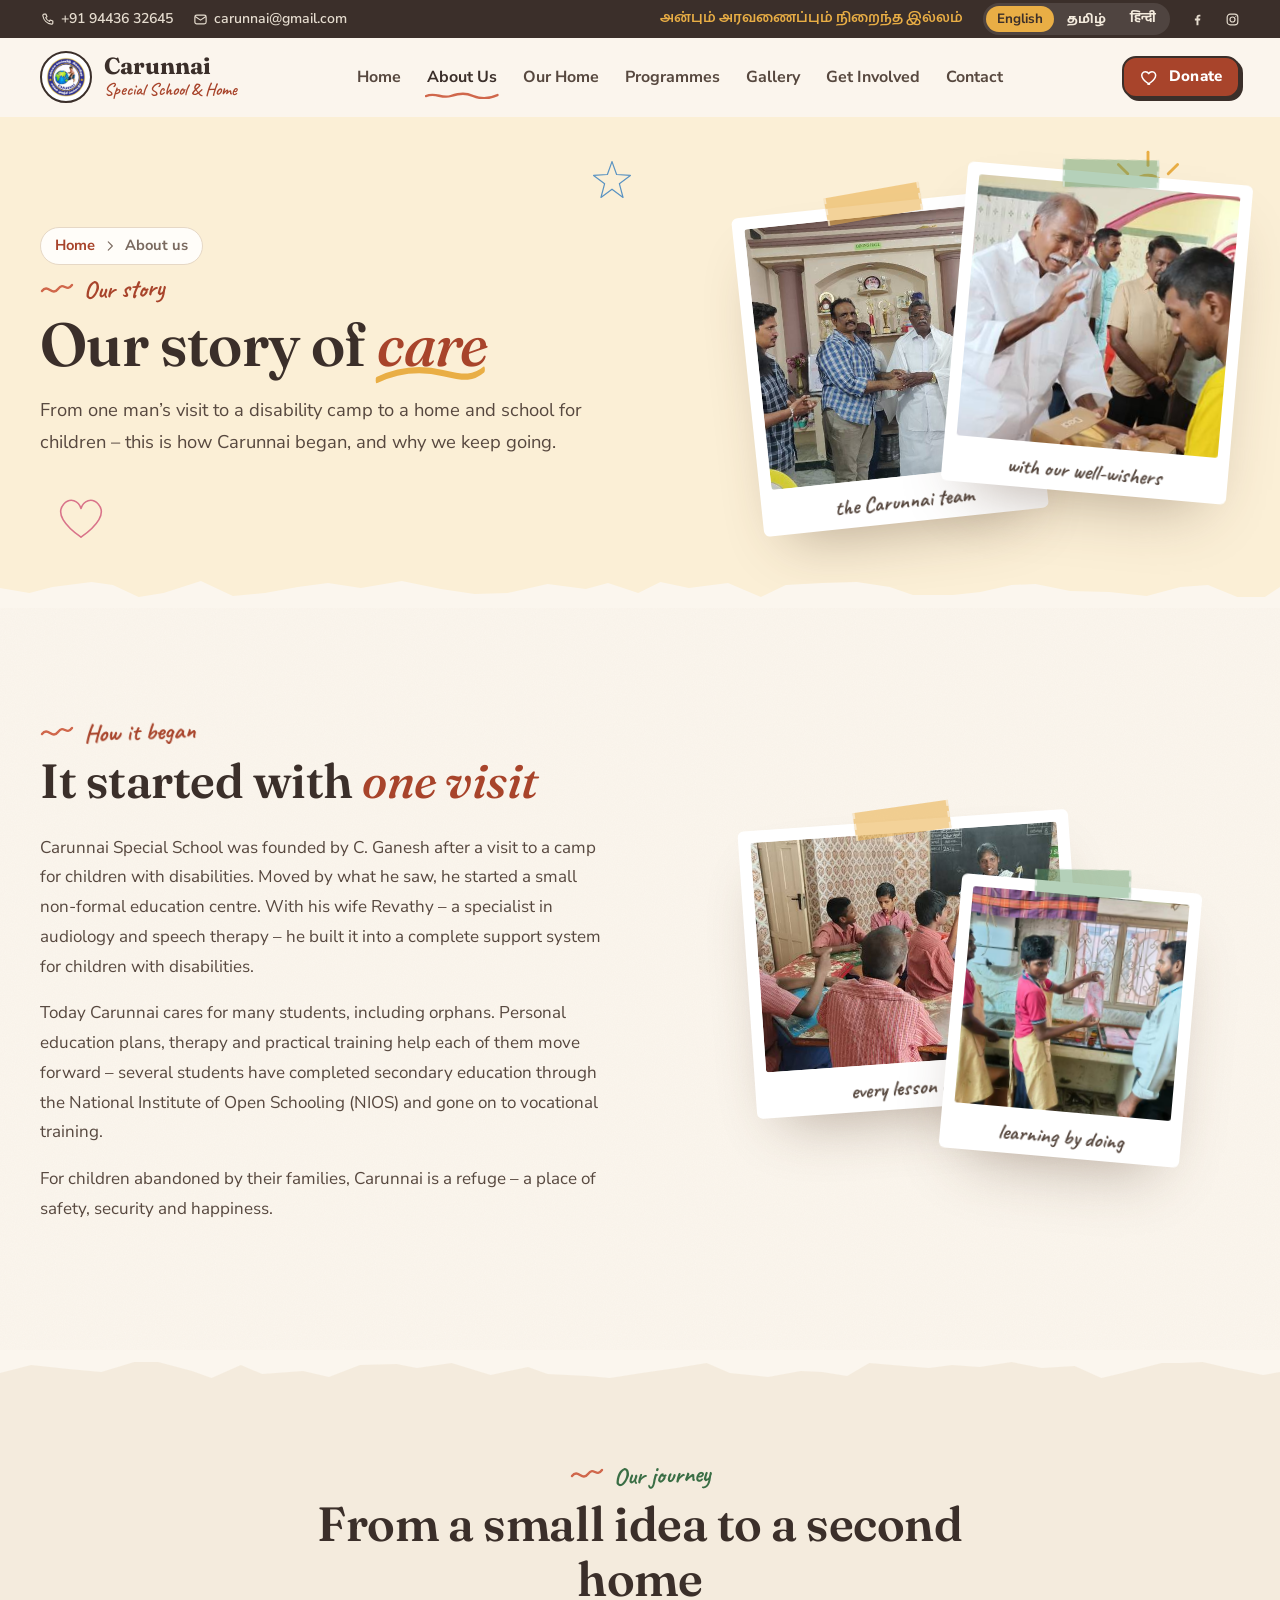
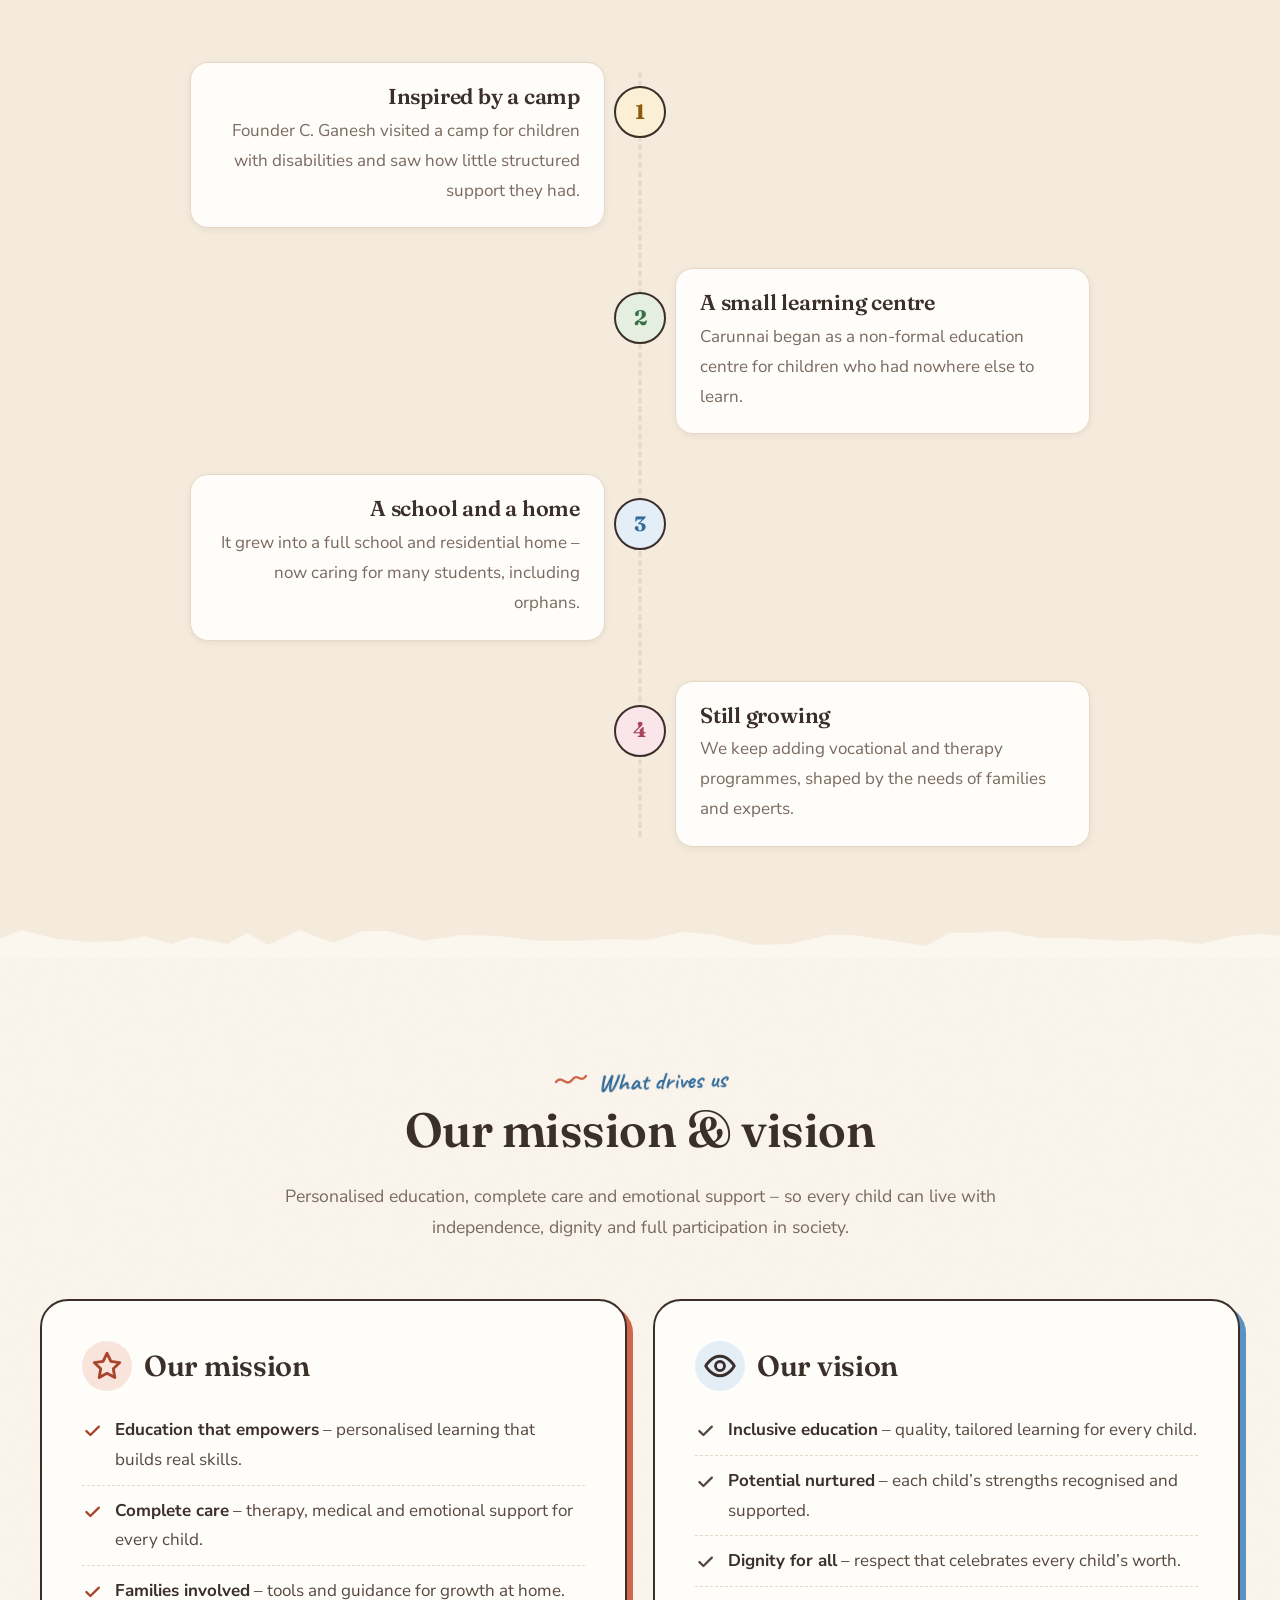
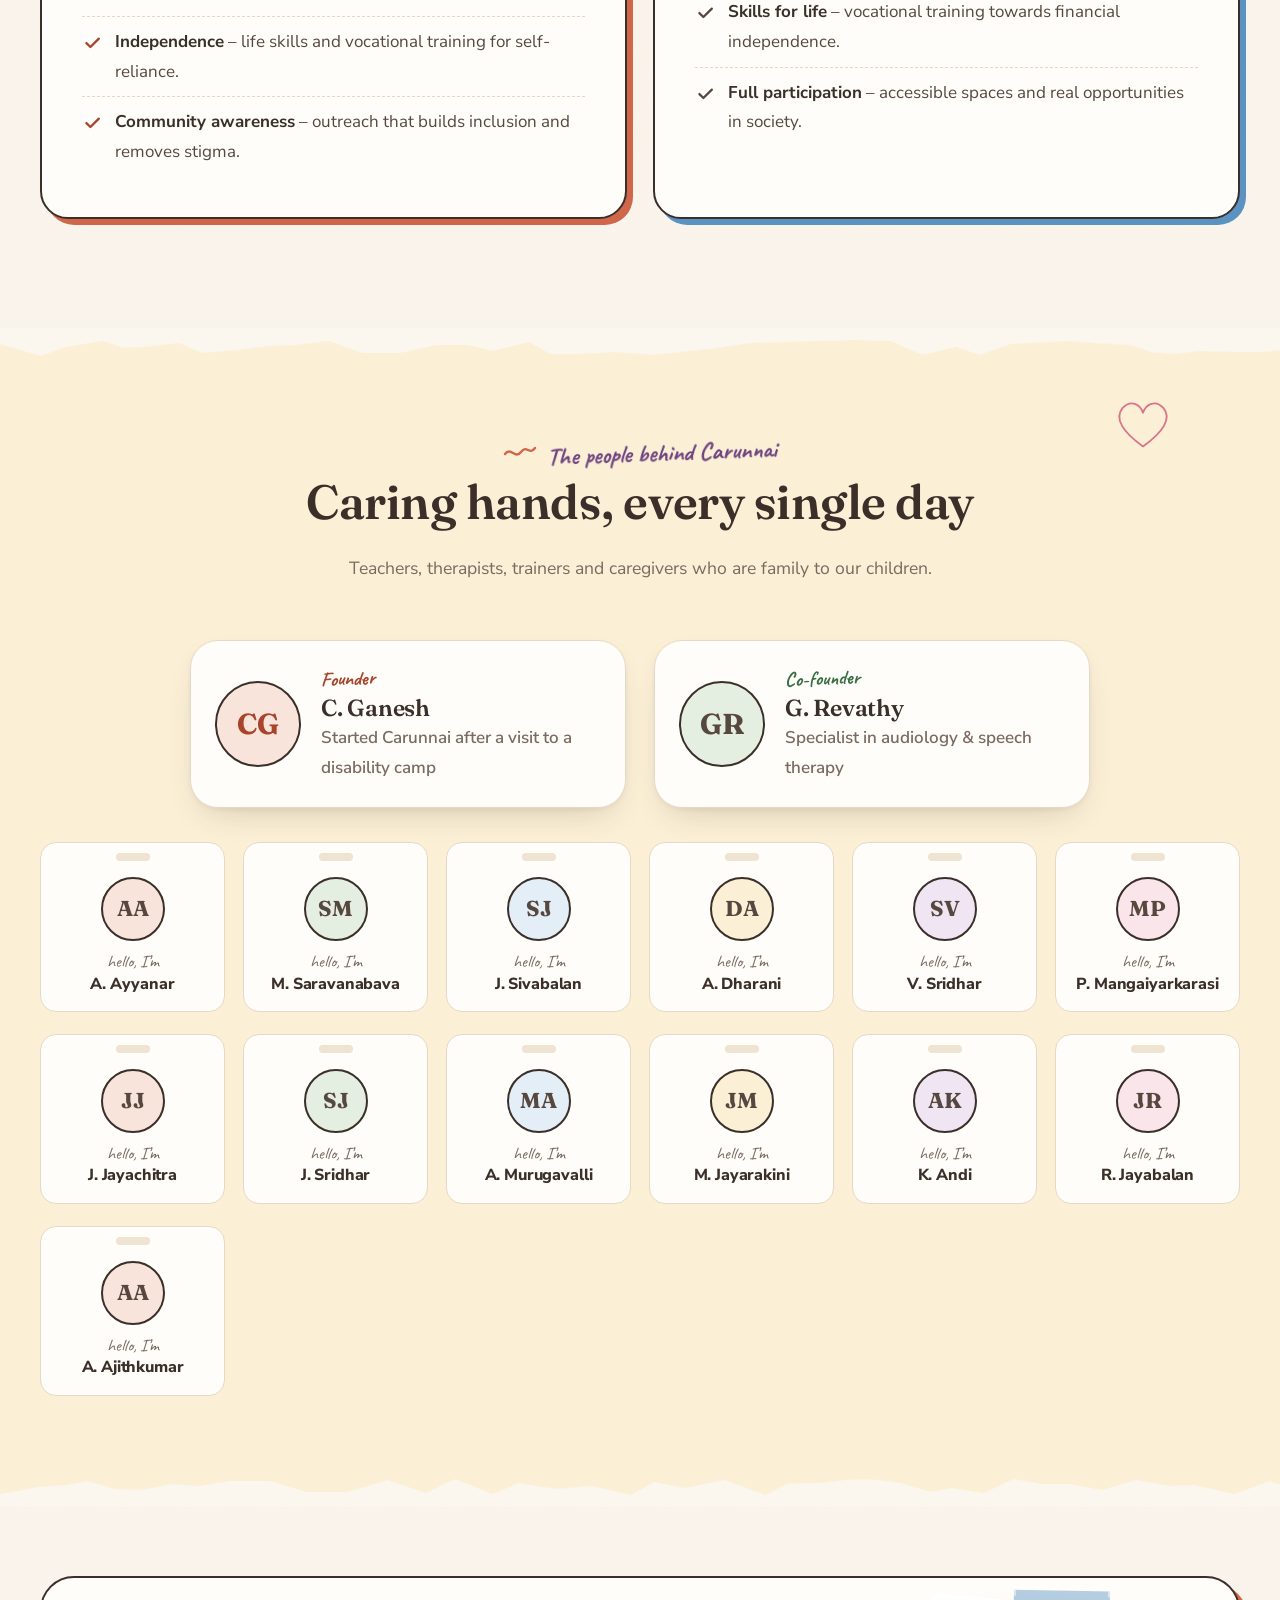
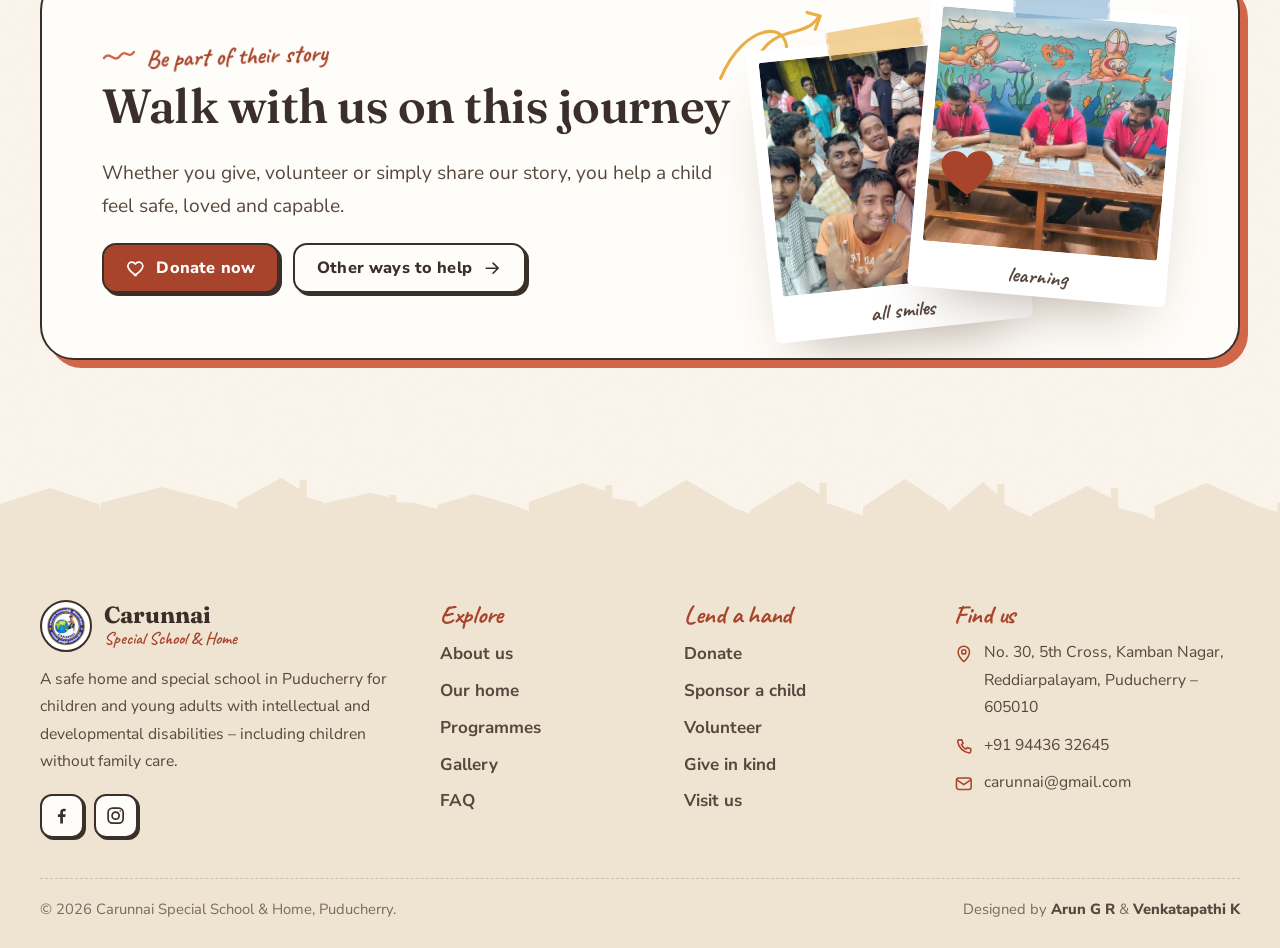
<file: about.html>
<!DOCTYPE html>
<html lang="en" class="no-js">
<head>
  <meta charset="UTF-8">
  <meta name="viewport" content="width=device-width, initial-scale=1">
  <title>About Us – Carunnai Special School & Home</title>
  <meta name="description" content="The story, mission, vision, founders and team of Carunnai Special School & Home, Puducherry.">
  <meta name="theme-color" content="#FBF6EE">
  <link rel="canonical" href="https://carunnaispecialachoolandhome.in/about.html">
  <meta property="og:type" content="website">
  <meta property="og:site_name" content="Carunnai Special School &amp; Home">
  <meta property="og:title" content="About Us – Carunnai Special School & Home">
  <meta property="og:description" content="The story, mission, vision, founders and team of Carunnai Special School & Home, Puducherry.">
  <meta property="og:image" content="https://carunnaispecialachoolandhome.in/assets/img/og-image.jpg">
  <meta property="og:url" content="https://carunnaispecialachoolandhome.in/about.html">
  <meta name="twitter:card" content="summary_large_image">
  <link rel="icon" type="image/png" href="assets/img/logo/favicon.png">
  <link rel="apple-touch-icon" href="assets/img/logo/apple-touch-icon.png">
  <link rel="preconnect" href="https://fonts.googleapis.com">
  <link rel="preconnect" href="https://fonts.gstatic.com" crossorigin>
  <link href="https://fonts.googleapis.com/css2?family=Caveat:wght@600;700&family=Fraunces:ital,opsz,wght@0,9..144,500;0,9..144,600;0,9..144,700;1,9..144,500&family=Hind+Madurai:wght@400;500;600;700&family=Hind:wght@400;500;600;700&family=Nunito+Sans:opsz,wght@6..12,400;6..12,600;6..12,700;6..12,800&display=swap" rel="stylesheet">
  <script>(function(){try{var m=location.search.match(/[?&]lang=(ta|hi)\b/),l=m?m[1]:localStorage.getItem("carunnai-lang");if(l==="ta"||l==="hi"){var d=document.documentElement;d.lang=l;d.className+=" i18n-wait";setTimeout(function(){d.classList.remove("i18n-wait")},2500)}}catch(e){}})();</script>
  <link rel="stylesheet" href="assets/css/style.css">
  <meta name="google-site-verification" content="oLzR3gwIyy2uesXUNwbq5harSB6SQllF6zwD-RBmlJU">
  <script async src="https://www.googletagmanager.com/gtag/js?id=G-LCV3ZL24YF"></script>
  <script>window.dataLayer=window.dataLayer||[];function gtag(){dataLayer.push(arguments);}gtag('js',new Date());gtag('config','G-LCV3ZL24YF');</script>
</head>
<body data-page="about">

<a class="skip-link" href="#main">Skip to content</a>
<svg width="0" height="0" style="position:absolute" aria-hidden="true" focusable="false"><style>.f{fill:currentColor;stroke:none}</style><symbol id="i-menu" viewBox="0 0 24 24"><path d="M4 7h16M4 12h16M4 17h16"/></symbol><symbol id="i-close" viewBox="0 0 24 24"><path d="M6 6l12 12M18 6L6 18"/></symbol><symbol id="i-heart" viewBox="0 0 24 24"><path d="M12 20.5s-7.5-4.5-9.4-9.2C1.3 8.1 3.4 4.8 6.8 4.8c2 0 3.5 1.1 4.2 2.4.7-1.3 2.2-2.4 4.2-2.4 3.4 0 5.5 3.3 4.2 6.5-1.9 4.7-9.4 9.2-9.4 9.2z"/></symbol><symbol id="i-arrow" viewBox="0 0 24 24"><path d="M5 12h14M13 6l6 6-6 6"/></symbol><symbol id="i-phone" viewBox="0 0 24 24"><path d="M6.5 3.5h3l1.6 4.2-2 1.3a11 11 0 005.9 5.9l1.3-2 4.2 1.6v3a2 2 0 01-2.1 2A16.5 16.5 0 014.5 5.6a2 2 0 012-2.1z"/></symbol><symbol id="i-mail" viewBox="0 0 24 24"><rect x="3" y="5" width="18" height="14" rx="3"/><path d="M4 7.5l8 5.5 8-5.5"/></symbol><symbol id="i-pin" viewBox="0 0 24 24"><path d="M12 21.5s7-6.3 7-11.8a7 7 0 10-14 0c0 5.5 7 11.8 7 11.8z"/><circle cx="12" cy="9.7" r="2.6"/></symbol><symbol id="i-fb" viewBox="0 0 24 24"><path class="f" d="M13.5 21v-7.5h2.6l.4-3h-3V8.6c0-.9.3-1.5 1.5-1.5h1.6V4.4c-.3 0-1.2-.1-2.3-.1-2.3 0-3.9 1.4-3.9 4v2.2H7.8v3h2.6V21z"/></symbol><symbol id="i-ig" viewBox="0 0 24 24"><rect x="3.5" y="3.5" width="17" height="17" rx="5"/><circle cx="12" cy="12" r="4"/><circle cx="17.2" cy="6.8" r=".9" class="f"/></symbol><symbol id="i-chat" viewBox="0 0 24 24"><path d="M4 5.5h16v10.5H9.5L5 20v-4H4z"/><path d="M8 9.5h8M8 12.5h5"/></symbol><symbol id="i-ear" viewBox="0 0 24 24"><path d="M7 9a5 5 0 0110 0c0 3-2.5 3.5-3.2 5.6-.5 1.6-1.2 3.4-3.3 3.4a2.5 2.5 0 01-2.5-2.5"/><path d="M10 9.5a2 2 0 014 0c0 1.2-1 1.6-1.4 2.3"/></symbol><symbol id="i-move" viewBox="0 0 24 24"><circle cx="13.5" cy="4.5" r="2"/><path d="M9 21l2.5-6.5L14 17v4M6.5 11.5l3.5-3 3.5 1 2.5 3.5M11.5 14.5l1.5-5"/></symbol><symbol id="i-eye" viewBox="0 0 24 24"><path d="M2.5 12S6 5.5 12 5.5 21.5 12 21.5 12 18 18.5 12 18.5 2.5 12 2.5 12z"/><circle cx="12" cy="12" r="3"/></symbol><symbol id="i-spark" viewBox="0 0 24 24"><path d="M12 3l1.9 5.1L19 10l-5.1 1.9L12 17l-1.9-5.1L5 10l5.1-1.9z"/><path d="M18.5 15.5l.8 2.2 2.2.8-2.2.8-.8 2.2-.8-2.2-2.2-.8 2.2-.8z"/></symbol><symbol id="i-home" viewBox="0 0 24 24"><path d="M3.5 10.5L12 4l8.5 6.5V20a1 1 0 01-1 1H15v-6H9v6H4.5a1 1 0 01-1-1z"/></symbol><symbol id="i-users" viewBox="0 0 24 24"><circle cx="9" cy="8" r="3.5"/><path d="M2.5 20c.6-3.6 3.3-5.6 6.5-5.6s5.9 2 6.5 5.6"/><circle cx="17" cy="9" r="2.6"/><path d="M17 14.5c2.4 0 4.2 1.6 4.6 4"/></symbol><symbol id="i-scissors" viewBox="0 0 24 24"><circle cx="6" cy="7" r="2.8"/><circle cx="6" cy="17" r="2.8"/><path d="M8.3 8.6L20 19M8.3 15.4L20 5"/></symbol><symbol id="i-leaf" viewBox="0 0 24 24"><path d="M5 19c0-8.5 5.5-14 15-14 0 9.5-5.5 15-14 15z"/><path d="M5 19l8.5-8.5"/></symbol><symbol id="i-monitor" viewBox="0 0 24 24"><rect x="3" y="4" width="18" height="12" rx="2"/><path d="M8 20h8M12 16v4"/></symbol><symbol id="i-briefcase" viewBox="0 0 24 24"><rect x="3" y="7" width="18" height="13" rx="2.5"/><path d="M9 7V5.5A1.5 1.5 0 0110.5 4h3A1.5 1.5 0 0115 5.5V7M3 12.5h18"/></symbol><symbol id="i-palette" viewBox="0 0 24 24"><path d="M12 3a9 9 0 100 18c1.2 0 1.6-.8 1.6-1.5 0-1.2-1-1.5-1-2.6 0-1 .8-1.6 2-1.6h2.1A4.3 4.3 0 0021 11c0-4.6-4-8-9-8z"/><circle cx="7.5" cy="11.5" r="1.1" class="f"/><circle cx="10" cy="7.3" r="1.1" class="f"/><circle cx="14.8" cy="7.5" r="1.1" class="f"/></symbol><symbol id="i-book" viewBox="0 0 24 24"><path d="M4 5.5A2.5 2.5 0 016.5 3H20v15H6.5A2.5 2.5 0 004 20.5z"/><path d="M4 20.5V5.5M20 18v3H6.5"/></symbol><symbol id="i-shield" viewBox="0 0 24 24"><path d="M12 3l8 3v6c0 5-3.5 8-8 9-4.5-1-8-4-8-9V6z"/><path d="M9 12l2 2 4-4"/></symbol><symbol id="i-check" viewBox="0 0 24 24"><path d="M5 12.5l4.5 4.5L19 7.5"/></symbol><symbol id="i-chev" viewBox="0 0 24 24"><path d="M6 9l6 6 6-6"/></symbol><symbol id="i-up" viewBox="0 0 24 24"><path d="M12 19V5M6 11l6-6 6 6"/></symbol><symbol id="i-left" viewBox="0 0 24 24"><path d="M15 5l-7 7 7 7"/></symbol><symbol id="i-right" viewBox="0 0 24 24"><path d="M9 5l7 7-7 7"/></symbol><symbol id="i-star" viewBox="0 0 24 24"><path d="M12 3.5l2.6 5.4 5.9.8-4.3 4.1 1 5.9L12 16.9l-5.2 2.8 1-5.9-4.3-4.1 5.9-.8z"/></symbol><symbol id="i-image" viewBox="0 0 24 24"><rect x="3" y="4" width="18" height="16" rx="3"/><circle cx="9" cy="10" r="2"/><path d="M21 16l-5-5-9 9"/></symbol><symbol id="i-send" viewBox="0 0 24 24"><path d="M4 11.5L20 4l-7.5 16-2.5-6.5z"/><path d="M10 13.5l4-4"/></symbol><symbol id="i-hand" viewBox="0 0 24 24"><path d="M7 11V6.5a1.5 1.5 0 013 0V11M10 10V4.5a1.5 1.5 0 013 0V10M13 10V5.5a1.5 1.5 0 013 0V12M16 10.5a1.5 1.5 0 013 0V14a7 7 0 01-7 7h-.5a6.5 6.5 0 01-5.3-2.8L3.5 14.5a1.6 1.6 0 012.4-2.1L7 13.5"/></symbol><symbol id="i-sun" viewBox="0 0 24 24"><circle cx="12" cy="12" r="4"/><path d="M12 2.5v2M12 19.5v2M2.5 12h2M19.5 12h2M5.3 5.3l1.4 1.4M17.3 17.3l1.4 1.4M5.3 18.7l1.4-1.4M17.3 6.7l1.4-1.4"/></symbol><symbol id="i-music" viewBox="0 0 24 24"><path d="M9 18V5.5l11-2V16"/><circle cx="6.5" cy="18" r="2.5"/><circle cx="17.5" cy="16" r="2.5"/></symbol><symbol id="i-flower" viewBox="0 0 24 24"><circle cx="12" cy="10" r="2.5"/><path d="M12 7.5c0-2.5 1-4 2.5-4S17 5 14.5 7.3M14.5 10c2.5 0 4 1 4 2.5s-1.5 2.5-3.8 0M12 12.5c0 2.5-1 4-2.5 4S7 15 9.5 12.7M9.5 10c-2.5 0-4-1-4-2.5S7 5 9.3 7.5M12 12.5V21M12 17c1.5-1.5 3.5-2 5-1.5"/></symbol><symbol id="i-gift" viewBox="0 0 24 24"><rect x="3" y="8" width="18" height="4.5" rx="1"/><path d="M5 12.5V20h14v-7.5M12 8v12M12 8C10 4.5 6.5 4.5 6.5 6.5S9.5 8 12 8c2.5 0 5.5.5 5.5-1.5S14 4.5 12 8z"/></symbol><symbol id="i-cake" viewBox="0 0 24 24"><path d="M4 20h16v-6.5a2 2 0 00-2-2H6a2 2 0 00-2 2z"/><path d="M4 15.5c2 1.3 4 1.3 6 0s4-1.3 6 0 3 1.3 4 0M12 11.5V8"/><path d="M12 8c-1.2-1-1.2-2.6 0-4 1.2 1.4 1.2 3 0 4z"/></symbol><symbol id="i-shirt" viewBox="0 0 24 24"><path d="M8.5 4L3.5 7l2 4.2 2.5-1V20h8V10.2l2.5 1 2-4.2-5-3c-.8 1.4-2 2.1-3.5 2.1S9.3 5.4 8.5 4z"/></symbol><symbol id="i-clock" viewBox="0 0 24 24"><circle cx="12" cy="12" r="8.5"/><path d="M12 7.5V12l3 2"/></symbol><symbol id="i-share" viewBox="0 0 24 24"><circle cx="6" cy="12" r="2.5"/><circle cx="17.5" cy="6" r="2.5"/><circle cx="17.5" cy="18" r="2.5"/><path d="M8.3 10.8l7-3.6M8.3 13.2l7 3.6"/></symbol><symbol id="i-bed" viewBox="0 0 24 24"><path d="M3 18V7M3 14h18v4M21 14v-2a3 3 0 00-3-3h-7v5"/><circle cx="7" cy="11" r="2"/></symbol><symbol id="i-bowl" viewBox="0 0 24 24"><path d="M3.5 11h17a8.5 8.5 0 01-17 0z"/><path d="M8 7c0-1.5 1-1.5 1-3M12 7c0-1.5 1-1.5 1-3M16 7c0-1.5 1-1.5 1-3"/></symbol><symbol id="i-pencil" viewBox="0 0 24 24"><path d="M4 20l1-4.5L15.5 5a2.1 2.1 0 013 3L8 18.5z"/><path d="M13.5 7l3 3"/></symbol><symbol id="i-ball" viewBox="0 0 24 24"><circle cx="12" cy="12" r="8.5"/><path d="M3.5 12h17M12 3.5c3 3 3 14 0 17M12 3.5c-3 3-3 14 0 17"/></symbol><symbol id="i-plus" viewBox="0 0 24 24"><path d="M12 5v14M5 12h14"/></symbol><symbol id="i-grid" viewBox="0 0 24 24"><rect x="4" y="4" width="7" height="7" rx="1.5"/><rect x="13" y="4" width="7" height="7" rx="1.5"/><rect x="4" y="13" width="7" height="7" rx="1.5"/><rect x="13" y="13" width="7" height="7" rx="1.5"/></symbol><symbol id="i-play" viewBox="0 0 24 24"><circle cx="12" cy="12" r="9"/><path d="M10 8.5v7l5.5-3.5z" class="f"/></symbol><symbol id="i-question" viewBox="0 0 24 24"><circle cx="12" cy="12" r="8.5"/><path d="M9.6 9.3a2.5 2.5 0 014.8 1c0 1.7-2.4 2-2.4 3.6M12 17h.01"/></symbol></svg>
<div class="topbar">
  <div class="container">
    <div class="l">
      <a href="tel:+919443632645"><svg class="icon" aria-hidden="true"><use href="#i-phone"/></svg> +91 94436 32645</a>
      <a href="mailto:carunnai@gmail.com"><svg class="icon" aria-hidden="true"><use href="#i-mail"/></svg> carunnai@gmail.com</a>
    </div>
    <div class="r">
      <span class="ta" lang="ta" data-no-i18n>அன்பும் அரவணைப்பும் நிறைந்த இல்லம்</span>
      <div class="lang-switch" role="group" aria-label="Language / மொழி / भाषा" data-no-i18n><button type="button" data-lang="en" lang="en">English</button><button type="button" data-lang="ta" lang="ta">தமிழ்</button><button type="button" data-lang="hi" lang="hi">हिन्दी</button></div>
      <a href="https://www.facebook.com/carunnai" target="_blank" rel="noopener" aria-label="Facebook"><svg class="icon" aria-hidden="true"><use href="#i-fb"/></svg></a>
      <a href="https://www.instagram.com/carunnaischo" target="_blank" rel="noopener" aria-label="Instagram"><svg class="icon" aria-hidden="true"><use href="#i-ig"/></svg></a>
    </div>
  </div>
</div>
<header class="site-header">
  <div class="container header-inner">
    <a class="brand" href="index.html" aria-label="Carunnai Special School &amp; Home – home"><img src="assets/img/logo/carunnai-logo.png" alt="" width="52" height="52"><span><span class="brand-name" data-no-i18n>Carunnai</span><span class="brand-sub">Special School &amp; Home</span></span></a>
    <nav class="main-nav" id="main-nav" aria-label="Main">
      <ul>
        <li><a data-nav="home" href="index.html">Home</a></li><li><a data-nav="about" href="about.html">About Us</a></li><li><a data-nav="home-life" href="our-home.html">Our Home</a></li><li><a data-nav="programmes" href="programmes.html">Programmes</a></li><li><a data-nav="gallery" href="gallery.html">Gallery</a></li><li><a data-nav="involved" href="get-involved.html">Get Involved</a></li><li><a data-nav="contact" href="contact.html">Contact</a></li>
        <li class="nav-extra nav-lang"><div class="lang-switch" role="group" aria-label="Language / மொழி / भाषा" data-no-i18n><button type="button" data-lang="en" lang="en">English</button><button type="button" data-lang="ta" lang="ta">தமிழ்</button><button type="button" data-lang="hi" lang="hi">हिन्दी</button></div></li>
        <li class="nav-extra"><a class="btn btn-primary" href="https://forms.gle/HYAC22WvpxP9S6yW9" target="_blank" rel="noopener"><svg class="icon beat" aria-hidden="true"><use href="#i-heart"/></svg> Donate</a></li>
      </ul>
    </nav>
    <div class="header-actions">
      <a class="btn btn-primary btn-sm btn-top" href="https://forms.gle/HYAC22WvpxP9S6yW9" target="_blank" rel="noopener"><svg class="icon beat" aria-hidden="true"><use href="#i-heart"/></svg> Donate</a>
      <button class="menu-toggle" aria-controls="main-nav" aria-expanded="false" aria-label="Open menu"><svg class="icon i-open" aria-hidden="true"><use href="#i-menu"/></svg><svg class="icon i-close" aria-hidden="true"><use href="#i-close"/></svg></button>
    </div>
  </div>
</header>
<main id="main">

  <section class="page-hero" style="--hero-bg:var(--sun-1)">
    <svg class="doodle sun spin" viewBox="0 0 100 100" style="width:110px;top:22px;right:6%;color:var(--sun)" aria-hidden="true"><circle pathLength="1" cx="50" cy="50" r="17"/><line pathLength="1" x1="76.0" y1="50.0" x2="88.0" y2="50.0"/><line pathLength="1" x1="68.4" y1="68.4" x2="76.9" y2="76.9"/><line pathLength="1" x1="50.0" y1="76.0" x2="50.0" y2="88.0"/><line pathLength="1" x1="31.6" y1="68.4" x2="23.1" y2="76.9"/><line pathLength="1" x1="24.0" y1="50.0" x2="12.0" y2="50.0"/><line pathLength="1" x1="31.6" y1="31.6" x2="23.1" y2="23.1"/><line pathLength="1" x1="50.0" y1="24.0" x2="50.0" y2="12.0"/><line pathLength="1" x1="68.4" y1="31.6" x2="76.9" y2="23.1"/></svg>
    <svg class="doodle heart bob" viewBox="0 0 100 100" style="width:60px;bottom:60px;left:4%;color:var(--rose)" aria-hidden="true"><path pathLength="1" d="M50 82C22 62 8 42 21 27c11-12 25-6 29 7 4-13 18-19 29-7 13 15-1 35-29 55z"/></svg>
    <svg class="doodle star " viewBox="0 0 100 100" style="width:46px;top:40px;left:46%;color:var(--sky)" aria-hidden="true"><path pathLength="1" d="M50 10l10 28 30 2-24 18 8 30-24-18-24 18 8-30-24-18 30-2z"/></svg>
    <div class="container grid">
      <div data-reveal>
        <nav class="crumbs" aria-label="Breadcrumb"><a href="index.html">Home</a><svg class="icon" aria-hidden="true"><use href="#i-right"/></svg><span aria-current="page">About us</span></nav>
        <div class="kicker"><svg viewBox="0 0 34 20" aria-hidden="true"><path d="M2 12c6-8 10 6 16-2s8 4 14-4" fill="none" stroke="currentColor" stroke-width="2.4" stroke-linecap="round"/></svg><span class="hand ">Our story</span></div>
        <h1>Our story of <span class="mark"><span class=em>care</span><svg class="under" viewBox="0 0 200 12" preserveAspectRatio="none" aria-hidden="true"><path pathLength="1" d="M3 8c40-6 80-7 120-4s55 3 74-2"/></svg></span></h1>
        <p>From one man’s visit to a disability camp to a home and school for children – this is how Carunnai began, and why we keep going.</p>
      </div>
      <div class="hero-pics" data-reveal="zoom">
        <figure class="polaroid tape a"><img src="assets/img/gallery/thumbs/g38.jpg" srcset="assets/img/gallery/thumbs/g38.jpg 640w, assets/img/gallery/g38.jpg 1600w" sizes="260px" alt="the Carunnai team" fetchpriority="high" decoding="async"><figcaption>the Carunnai team</figcaption></figure>
        <figure class="polaroid tape leaf b"><img src="assets/img/gallery/thumbs/g13.jpg" srcset="assets/img/gallery/thumbs/g13.jpg 640w, assets/img/gallery/g13.jpg 1600w" sizes="260px" alt="with our well-wishers" fetchpriority="high" decoding="async"><figcaption>with our well-wishers</figcaption></figure>
      </div>
    </div>
    <div class="edge bottom paper" aria-hidden="true"><svg viewBox="0 0 1440 36" preserveAspectRatio="none"><path fill="currentColor" d="M0 36V14L0 15L33 20L59 14L103 9L127 12L156 24L184 20L226 8L262 23L298 20L335 14L369 10L406 15L452 8L496 16L534 21L571 20L616 11L659 16L684 10L718 20L743 9L775 15L819 10L856 24L884 12L925 10L964 9L1001 14L1027 22L1072 22L1103 19L1138 12L1165 11L1204 18L1248 19L1290 23L1328 14L1359 12L1392 24L1423 24L1440 14V36z"/></svg></div>
  </section>
  <section class="section">
    <div class="container split">
      <div data-reveal="left">
        <div class="kicker"><svg viewBox="0 0 34 20" aria-hidden="true"><path d="M2 12c6-8 10 6 16-2s8 4 14-4" fill="none" stroke="currentColor" stroke-width="2.4" stroke-linecap="round"/></svg><span class="hand ">How it began</span></div>
        <h2 class="title-l">It started with <span class="em">one visit</span></h2>
        <p>Carunnai Special School was founded by C. Ganesh after a visit to a camp for children with disabilities. Moved by what he saw, he started a small non-formal education centre. With his wife Revathy – a specialist in audiology and speech therapy – he built it into a complete support system for children with disabilities.</p>
        <p>Today Carunnai cares for many students, including orphans. Personal education plans, therapy and practical training help each of them move forward – several students have completed secondary education through the National Institute of Open Schooling (NIOS) and gone on to vocational training.</p>
        <p>For children abandoned by their families, Carunnai is a refuge – a place of safety, security and happiness.</p>
      </div>
      <div class="photo-stack" data-reveal="right">
        <figure class="polaroid tape a wide"><img src="assets/img/gallery/thumbs/g29.jpg" srcset="assets/img/gallery/thumbs/g29.jpg 640w, assets/img/gallery/g29.jpg 1600w" sizes="(max-width: 900px) 70vw, 400px" alt="A teacher with children in the classroom" loading="lazy" decoding="async"><figcaption>every lesson counts</figcaption></figure>
        <figure class="polaroid tape leaf b"><img src="assets/img/gallery/thumbs/g19.jpg" srcset="assets/img/gallery/thumbs/g19.jpg 640w, assets/img/gallery/g19.jpg 1600w" sizes="260px" alt="Students in a vocational session with a trainer" loading="lazy" decoding="async"><figcaption>learning by doing</figcaption></figure>
      </div>
    </div>
  </section>

  <section class="section band">
    <div class="edge top paper" aria-hidden="true"><svg viewBox="0 0 1440 36" preserveAspectRatio="none"><path fill="currentColor" d="M0 36V14L0 13L35 21L77 17L114 14L151 24L178 24L216 15L238 8L271 21L295 12L341 15L370 9L405 21L446 22L469 18L508 23L552 11L594 19L616 12L661 10L686 8L722 13L761 18L795 23L821 13L864 9L901 15L925 14L953 10L978 23L1017 20L1045 18L1071 21L1102 19L1138 24L1172 18L1209 20L1239 8L1263 13L1307 23L1329 23L1353 24L1382 18L1421 11L1440 14V36z"/></svg></div>
    <div class="container">
      <div class="head center" data-reveal>
        <div class="kicker"><svg viewBox="0 0 34 20" aria-hidden="true"><path d="M2 12c6-8 10 6 16-2s8 4 14-4" fill="none" stroke="currentColor" stroke-width="2.4" stroke-linecap="round"/></svg><span class="hand leaf">Our journey</span></div>
        <h2 class="title-l">From a small idea to a second home</h2>
      </div>
      <div class="timeline">
        <div class="tl-item c-sun" data-reveal>
          <span class="dot">1</span>
          <div class="tl-card"><h3>Inspired by a camp</h3><p>Founder C. Ganesh visited a camp for children with disabilities and saw how little structured support they had.</p></div>
        </div>
        <div class="tl-item c-leaf" data-reveal>
          <span class="dot">2</span>
          <div class="tl-card"><h3>A small learning centre</h3><p>Carunnai began as a non-formal education centre for children who had nowhere else to learn.</p></div>
        </div>
        <div class="tl-item c-sky" data-reveal>
          <span class="dot">3</span>
          <div class="tl-card"><h3>A school and a home</h3><p>It grew into a full school and residential home – now caring for many students, including orphans.</p></div>
        </div>
        <div class="tl-item c-rose" data-reveal>
          <span class="dot">4</span>
          <div class="tl-card"><h3>Still growing</h3><p>We keep adding vocational and therapy programmes, shaped by the needs of families and experts.</p></div>
        </div>
      </div>
    </div>
    <div class="edge bottom paper" aria-hidden="true"><svg viewBox="0 0 1440 36" preserveAspectRatio="none"><path fill="currentColor" d="M0 36V14L0 17L24 8L64 17L99 20L137 19L163 14L193 22L215 15L256 22L278 11L302 23L337 8L375 21L408 9L436 9L476 19L519 13L560 14L605 19L645 19L685 17L728 18L768 10L805 13L849 23L889 22L932 13L959 13L998 18L1041 24L1069 11L1093 11L1128 9L1168 16L1208 16L1248 18L1273 19L1304 17L1350 22L1389 14L1419 12L1440 14V36z"/></svg></div>
  </section>

  <section class="section">
    <div class="container">
      <div class="head center" data-reveal>
        <div class="kicker"><svg viewBox="0 0 34 20" aria-hidden="true"><path d="M2 12c6-8 10 6 16-2s8 4 14-4" fill="none" stroke="currentColor" stroke-width="2.4" stroke-linecap="round"/></svg><span class="hand sky">What drives us</span></div>
        <h2 class="title-l">Our mission &amp; vision</h2>
        <p>Personalised education, complete care and emotional support – so every child can live with independence, dignity and full participation in society.</p>
      </div>
      <div class="mv">
        <article class="mv-card c-terra" data-reveal>
          <h3><span class="ic"><svg class="icon" aria-hidden="true"><use href="#i-star"/></svg></span>Our mission</h3>
          <ul>
            <li><svg class="icon" aria-hidden="true"><use href="#i-check"/></svg><span><strong>Education that empowers</strong> – personalised learning that builds real skills.</span></li>
            <li><svg class="icon" aria-hidden="true"><use href="#i-check"/></svg><span><strong>Complete care</strong> – therapy, medical and emotional support for every child.</span></li>
            <li><svg class="icon" aria-hidden="true"><use href="#i-check"/></svg><span><strong>Families involved</strong> – tools and guidance for growth at home.</span></li>
            <li><svg class="icon" aria-hidden="true"><use href="#i-check"/></svg><span><strong>Independence</strong> – life skills and vocational training for self-reliance.</span></li>
            <li><svg class="icon" aria-hidden="true"><use href="#i-check"/></svg><span><strong>Community awareness</strong> – outreach that builds inclusion and removes stigma.</span></li>
          </ul>
        </article>
        <article class="mv-card c-sky" data-reveal style="--d:.1s">
          <h3><span class="ic"><svg class="icon" aria-hidden="true"><use href="#i-eye"/></svg></span>Our vision</h3>
          <ul>
            <li><svg class="icon" aria-hidden="true"><use href="#i-check"/></svg><span><strong>Inclusive education</strong> – quality, tailored learning for every child.</span></li>
            <li><svg class="icon" aria-hidden="true"><use href="#i-check"/></svg><span><strong>Potential nurtured</strong> – each child’s strengths recognised and supported.</span></li>
            <li><svg class="icon" aria-hidden="true"><use href="#i-check"/></svg><span><strong>Dignity for all</strong> – respect that celebrates every child’s worth.</span></li>
            <li><svg class="icon" aria-hidden="true"><use href="#i-check"/></svg><span><strong>Skills for life</strong> – vocational training towards financial independence.</span></li>
            <li><svg class="icon" aria-hidden="true"><use href="#i-check"/></svg><span><strong>Full participation</strong> – accessible spaces and real opportunities in society.</span></li>
          </ul>
        </article>
      </div>
    </div>
  </section>

  <section class="section band-sun">
    <div class="edge top paper" aria-hidden="true"><svg viewBox="0 0 1440 36" preserveAspectRatio="none"><path fill="currentColor" d="M0 36V14L0 20L46 8L74 17L116 23L139 16L162 17L202 21L227 11L267 14L305 18L332 19L370 23L408 11L450 11L491 19L526 19L554 13L595 22L619 10L653 10L691 12L736 9L775 13L799 15L845 21L884 22L919 23L960 24L1002 23L1038 9L1075 17L1102 9L1137 20L1179 22L1201 23L1230 21L1271 19L1295 12L1320 10L1349 13L1391 12L1420 12L1440 14V36z"/></svg></div>
    <svg class="doodle heart bob" viewBox="0 0 100 100" style="width:70px;top:60px;right:8%;color:var(--rose)" aria-hidden="true"><path pathLength="1" d="M50 82C22 62 8 42 21 27c11-12 25-6 29 7 4-13 18-19 29-7 13 15-1 35-29 55z"/></svg>
    <div class="container">
      <div class="head center" data-reveal>
        <div class="kicker"><svg viewBox="0 0 34 20" aria-hidden="true"><path d="M2 12c6-8 10 6 16-2s8 4 14-4" fill="none" stroke="currentColor" stroke-width="2.4" stroke-linecap="round"/></svg><span class="hand plum">The people behind Carunnai</span></div>
        <h2 class="title-l">Caring hands, every single day</h2>
        <p>Teachers, therapists, trainers and caregivers who are family to our children.</p>
      </div>
      <div class="founders">
        <div class="founder c-terra" data-reveal><div class="av" aria-hidden="true">CG</div><div><span class="hand">Founder</span><h3>C. Ganesh</h3><p>Started Carunnai after a visit to a disability camp</p></div></div>
        <div class="founder c-leaf" data-reveal style="--d:.1s"><div class="av" aria-hidden="true">GR</div><div><span class="hand leaf">Co-founder</span><h3>G. Revathy</h3><p>Specialist in audiology &amp; speech therapy</p></div></div>
      </div>
      <div class="team" style="margin-top:34px">
        <div class="badge-card c-terra" data-reveal style="--d:0.00s"><div class="av" aria-hidden="true">AA</div><small>hello, I’m</small><h4>A. Ayyanar</h4></div>
        <div class="badge-card c-leaf" data-reveal style="--d:0.05s"><div class="av" aria-hidden="true">SM</div><small>hello, I’m</small><h4>M. Saravanabava</h4></div>
        <div class="badge-card c-sky" data-reveal style="--d:0.10s"><div class="av" aria-hidden="true">SJ</div><small>hello, I’m</small><h4>J. Sivabalan</h4></div>
        <div class="badge-card c-sun" data-reveal style="--d:0.15s"><div class="av" aria-hidden="true">DA</div><small>hello, I’m</small><h4>A. Dharani</h4></div>
        <div class="badge-card c-plum" data-reveal style="--d:0.20s"><div class="av" aria-hidden="true">SV</div><small>hello, I’m</small><h4>V. Sridhar</h4></div>
        <div class="badge-card c-rose" data-reveal style="--d:0.25s"><div class="av" aria-hidden="true">MP</div><small>hello, I’m</small><h4>P. Mangaiyarkarasi</h4></div>
        <div class="badge-card c-terra" data-reveal style="--d:0.00s"><div class="av" aria-hidden="true">JJ</div><small>hello, I’m</small><h4>J. Jayachitra</h4></div>
        <div class="badge-card c-leaf" data-reveal style="--d:0.05s"><div class="av" aria-hidden="true">SJ</div><small>hello, I’m</small><h4>J. Sridhar</h4></div>
        <div class="badge-card c-sky" data-reveal style="--d:0.10s"><div class="av" aria-hidden="true">MA</div><small>hello, I’m</small><h4>A. Murugavalli</h4></div>
        <div class="badge-card c-sun" data-reveal style="--d:0.15s"><div class="av" aria-hidden="true">JM</div><small>hello, I’m</small><h4>M. Jayarakini</h4></div>
        <div class="badge-card c-plum" data-reveal style="--d:0.20s"><div class="av" aria-hidden="true">AK</div><small>hello, I’m</small><h4>K. Andi</h4></div>
        <div class="badge-card c-rose" data-reveal style="--d:0.25s"><div class="av" aria-hidden="true">JR</div><small>hello, I’m</small><h4>R. Jayabalan</h4></div>
        <div class="badge-card c-terra" data-reveal style="--d:0.00s"><div class="av" aria-hidden="true">AA</div><small>hello, I’m</small><h4>A. Ajithkumar</h4></div>
      </div>
    </div>
    <div class="edge bottom paper" aria-hidden="true"><svg viewBox="0 0 1440 36" preserveAspectRatio="none"><path fill="currentColor" d="M0 36V14L0 23L44 16L75 14L99 10L129 18L159 19L193 13L222 15L259 10L304 10L345 21L391 21L436 9L479 22L512 8L554 23L584 12L625 18L666 15L710 24L736 11L770 17L815 9L861 24L885 13L921 12L951 9L978 8L1014 12L1047 21L1071 17L1107 22L1140 8L1173 13L1203 13L1240 19L1278 9L1316 15L1343 14L1389 23L1428 10L1440 14V36z"/></svg></div>
  </section>

  <section class="section" style="padding-top:clamp(40px,6vw,70px)">
    <div class="container">
      <div class="cta-card" data-reveal="zoom">
        <svg class="doodle swirl " viewBox="0 0 100 100" style="width:120px;right:34%;top:14px;color:var(--sun)" aria-hidden="true"><path pathLength="1" d="M8 72c20-48 62-50 54-16-5 22-32 14-20-6 14-22 38-12 48-30"/><path pathLength="1" d="M80 17l11 3-4 11"/></svg>
        <div style="position:relative;z-index:2">
          <div class="kicker"><svg viewBox="0 0 34 20" aria-hidden="true"><path d="M2 12c6-8 10 6 16-2s8 4 14-4" fill="none" stroke="currentColor" stroke-width="2.4" stroke-linecap="round"/></svg><span class="hand ">Be part of their story</span></div>
          <h2 class="title-l">Walk with us on this journey</h2>
          <p class="lead">Whether you give, volunteer or simply share our story, you help a child feel safe, loved and capable.</p>
          <div class="btn-row">
            <a class="btn btn-primary" href="https://forms.gle/HYAC22WvpxP9S6yW9" target="_blank" rel="noopener"><svg class="icon beat" aria-hidden="true"><use href="#i-heart"/></svg> Donate now</a>
            <a class="btn" href="get-involved.html">Other ways to help <svg class="icon arrow" aria-hidden="true"><use href="#i-arrow"/></svg></a>
          </div>
        </div>
        <div class="art" aria-hidden="true">
          <figure class="polaroid tape a"><img src="assets/img/gallery/thumbs/g48.jpg" srcset="assets/img/gallery/thumbs/g48.jpg 640w, assets/img/gallery/g48.jpg 1600w" sizes="240px" alt="" loading="lazy" decoding="async"><figcaption>all smiles</figcaption></figure>
          <figure class="polaroid tape sky b"><img src="assets/img/gallery/thumbs/g16.jpg" srcset="assets/img/gallery/thumbs/g16.jpg 640w, assets/img/gallery/g16.jpg 1600w" sizes="240px" alt="" loading="lazy" decoding="async"><figcaption>learning</figcaption></figure>
          <svg class="heart-big" viewBox="0 0 24 24"><path fill="currentColor" d="M12 20.5s-7.5-4.5-9.4-9.2C1.3 8.1 3.4 4.8 6.8 4.8c2 0 3.5 1.1 4.2 2.4.7-1.3 2.2-2.4 4.2-2.4 3.4 0 5.5 3.3 4.2 6.5-1.9 4.7-9.4 9.2-9.4 9.2z"/></svg>
        </div>
      </div>
    </div>
  </section>
</main>

<footer class="site-footer">
  <div class="roofline" aria-hidden="true"><svg viewBox="0 0 1440 60" preserveAspectRatio="none"><path fill="currentColor" d="M0 60V44L0 32L56 16L111 32L113 38L113 31L182 15L251 31L267 37L267 30L316 6L337 17V8h8v17L364 30L366 36L366 31L416 21L438 25V23h8v7L466 31L492 37L492 33L534 22L577 33L595 39L595 30L655 11L681 19V13h8v13L715 30L719 36L719 36L772 8L826 36L844 42L844 38L898 9L922 22V11h8v20L953 38L971 44L971 35L1018 7L1065 35L1067 41L1067 39L1106 10L1122 23V12h8v20L1144 39L1161 45L1161 42L1223 14L1250 26V16h8v20L1285 42L1299 48L1299 34L1357 11L1415 34L1437 40L1437 31L1488 22L1510 26V24h8v6L1538 31L1553 37L1440 44V60z"/></svg></div>
  <div class="container foot-grid">
    <div class="foot-brand">
      <a class="brand" href="index.html" aria-label="Carunnai Special School &amp; Home – home"><img src="assets/img/logo/carunnai-logo.png" alt="" width="52" height="52"><span><span class="brand-name" data-no-i18n>Carunnai</span><span class="brand-sub">Special School &amp; Home</span></span></a>
      <p>A safe home and special school in Puducherry for children and young adults with intellectual and developmental disabilities – including children without family care.</p>
      <div class="socials">
        <a href="https://www.facebook.com/carunnai" target="_blank" rel="noopener" aria-label="Carunnai on Facebook"><svg class="icon" aria-hidden="true"><use href="#i-fb"/></svg></a>
        <a href="https://www.instagram.com/carunnaischo" target="_blank" rel="noopener" aria-label="Carunnai on Instagram"><svg class="icon" aria-hidden="true"><use href="#i-ig"/></svg></a>
      </div>
    </div>
    <div>
      <h5>Explore</h5>
      <ul class="foot-links">
        <li><a href="about.html">About us</a></li>
        <li><a href="our-home.html">Our home</a></li>
        <li><a href="programmes.html">Programmes</a></li>
        <li><a href="gallery.html">Gallery</a></li>
        <li><a href="faq.html">FAQ</a></li>
      </ul>
    </div>
    <div>
      <h5>Lend a hand</h5>
      <ul class="foot-links">
        <li><a href="https://forms.gle/HYAC22WvpxP9S6yW9" target="_blank" rel="noopener">Donate</a></li>
        <li><a href="get-involved.html#sponsor">Sponsor a child</a></li>
        <li><a href="get-involved.html#volunteer">Volunteer</a></li>
        <li><a href="get-involved.html#give">Give in kind</a></li>
        <li><a href="contact.html">Visit us</a></li>
      </ul>
    </div>
    <div>
      <h5>Find us</h5>
      <ul class="foot-contact">
        <li><svg class="icon" aria-hidden="true"><use href="#i-pin"/></svg><a href="https://maps.app.goo.gl/iSgm5aMuk4SME9ZG8" target="_blank" rel="noopener">No. 30, 5th Cross, Kamban Nagar,<br>Reddiarpalayam, Puducherry – 605010</a></li>
        <li><svg class="icon" aria-hidden="true"><use href="#i-phone"/></svg><a href="tel:+919443632645">+91 94436 32645</a></li>
        <li><svg class="icon" aria-hidden="true"><use href="#i-mail"/></svg><a href="mailto:carunnai@gmail.com">carunnai@gmail.com</a></li>
      </ul>
    </div>
  </div>
  <div class="container foot-bottom">
    <span>&copy; <span data-year>2026</span> Carunnai Special School &amp; Home, Puducherry.</span>
    <span>Designed by <a href="https://www.linkedin.com/in/arun-ganesh-93a665399/" target="_blank" rel="noopener">Arun G R</a> &amp; <a href="https://www.linkedin.com/in/venkatapathi-k-210a252b4/" target="_blank" rel="noopener">Venkatapathi K</a></span>
  </div>
</footer>
<div class="mobile-bar">
  <a class="btn" href="tel:+919443632645"><svg class="icon" aria-hidden="true"><use href="#i-phone"/></svg> Call</a>
  <a class="btn btn-primary" href="https://forms.gle/HYAC22WvpxP9S6yW9" target="_blank" rel="noopener"><svg class="icon" aria-hidden="true"><use href="#i-heart"/></svg> Donate</a>
</div>
<button class="to-top" aria-label="Back to top"><svg class="ring-p" viewBox="0 0 54 54" aria-hidden="true"><circle cx="27" cy="27" r="24"/></svg><svg class="icon" aria-hidden="true"><use href="#i-up"/></svg></button>
<script src="assets/js/i18n-dict.js" defer></script><script src="assets/js/i18n.js" defer></script><script src="assets/js/main.js" defer></script>
</body>
</html>
</file>
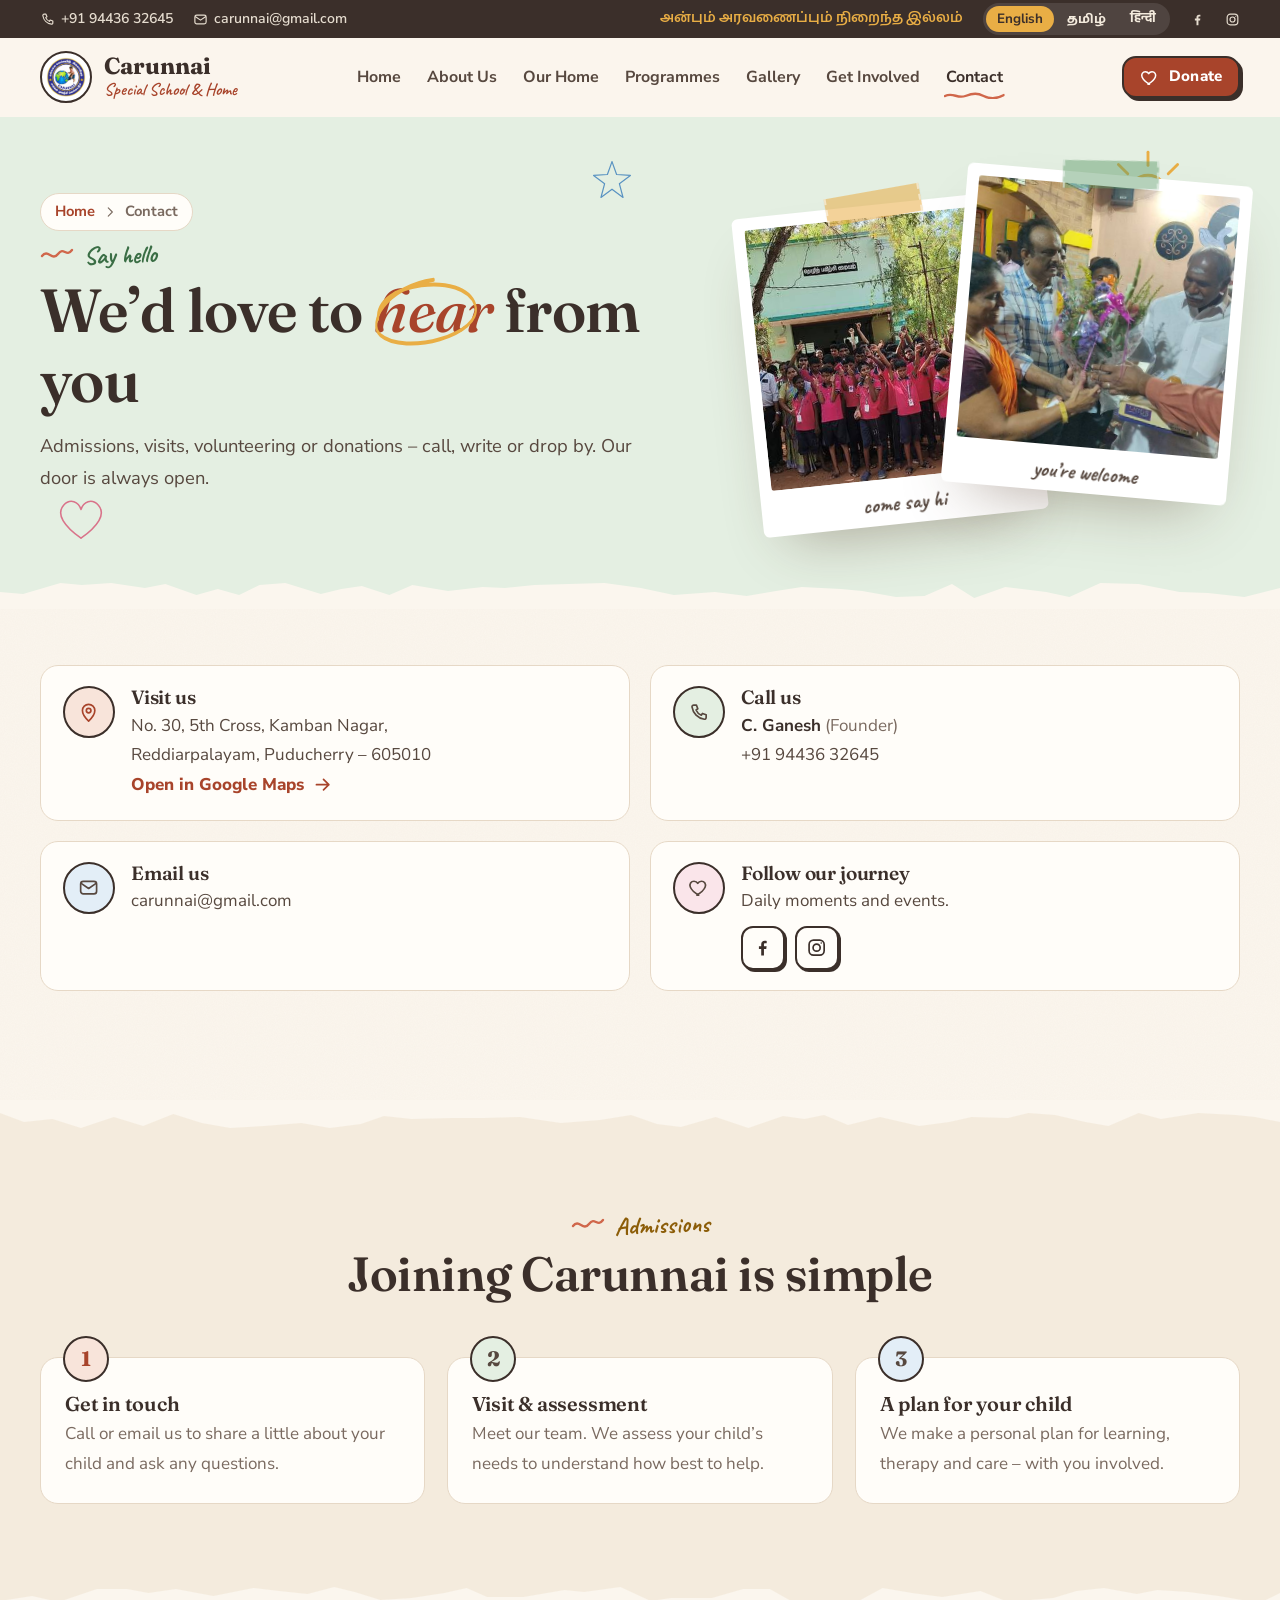
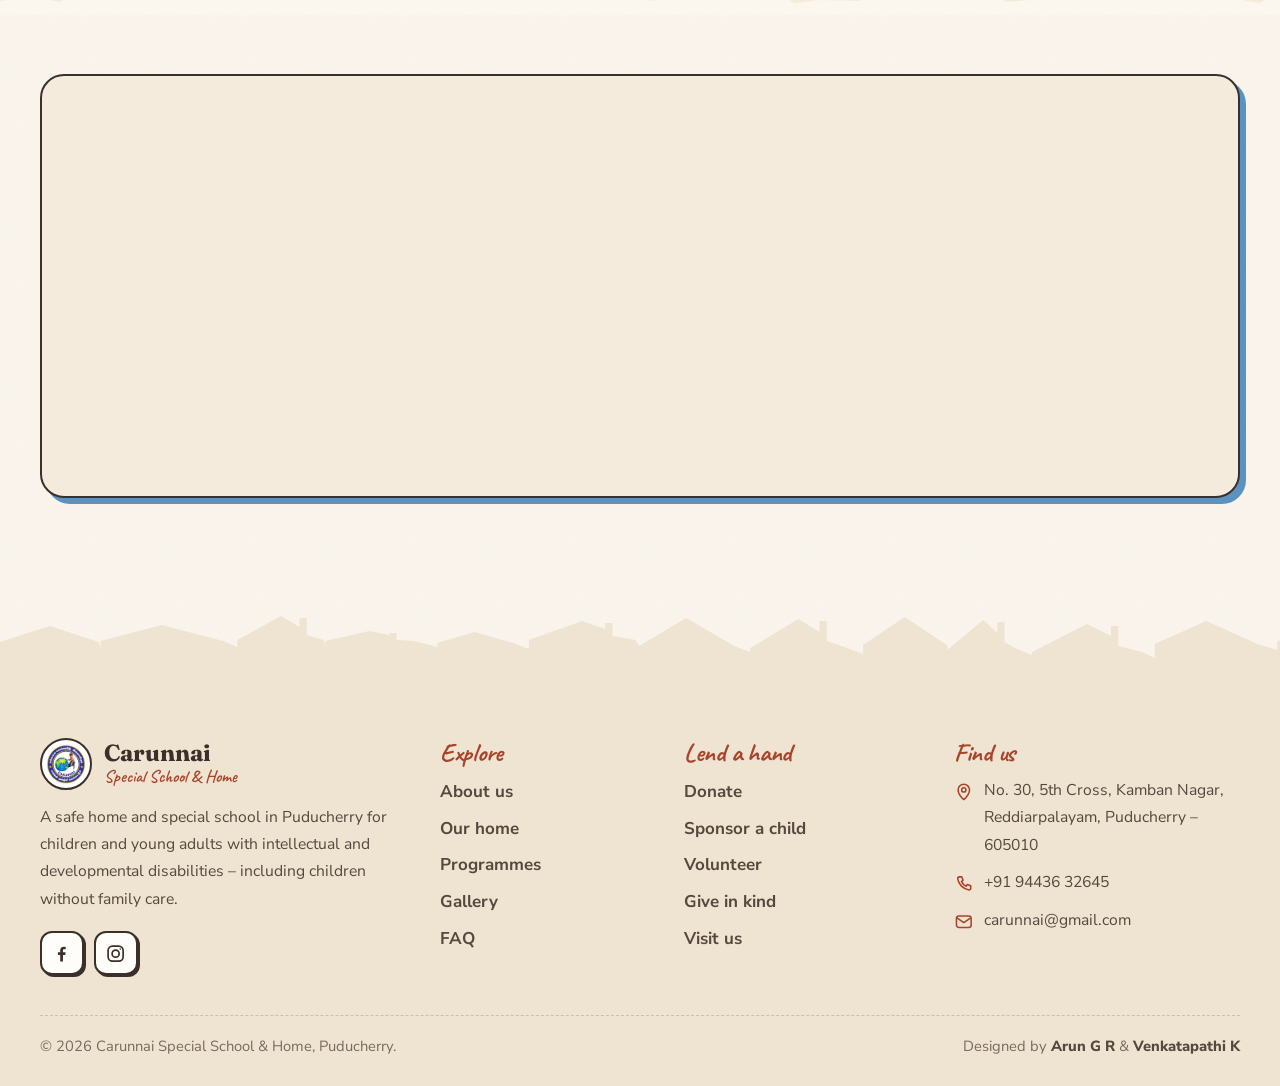
<file: contact.html>
<!DOCTYPE html>
<html lang="en" class="no-js">
<head>
  <meta charset="UTF-8">
  <meta name="viewport" content="width=device-width, initial-scale=1">
  <title>Contact – Carunnai Special School & Home, Puducherry</title>
  <meta name="description" content="Address, phone, email and map for Carunnai Special School & Home, Reddiarpalayam, Puducherry.">
  <meta name="theme-color" content="#FBF6EE">
  <link rel="canonical" href="https://carunnaispecialachoolandhome.in/contact.html">
  <meta property="og:type" content="website">
  <meta property="og:site_name" content="Carunnai Special School &amp; Home">
  <meta property="og:title" content="Contact – Carunnai Special School & Home, Puducherry">
  <meta property="og:description" content="Address, phone, email and map for Carunnai Special School & Home, Reddiarpalayam, Puducherry.">
  <meta property="og:image" content="https://carunnaispecialachoolandhome.in/assets/img/og-image.jpg">
  <meta property="og:url" content="https://carunnaispecialachoolandhome.in/contact.html">
  <meta name="twitter:card" content="summary_large_image">
  <link rel="icon" type="image/png" href="assets/img/logo/favicon.png">
  <link rel="apple-touch-icon" href="assets/img/logo/apple-touch-icon.png">
  <link rel="preconnect" href="https://fonts.googleapis.com">
  <link rel="preconnect" href="https://fonts.gstatic.com" crossorigin>
  <link href="https://fonts.googleapis.com/css2?family=Caveat:wght@600;700&family=Fraunces:ital,opsz,wght@0,9..144,500;0,9..144,600;0,9..144,700;1,9..144,500&family=Hind+Madurai:wght@400;500;600;700&family=Hind:wght@400;500;600;700&family=Nunito+Sans:opsz,wght@6..12,400;6..12,600;6..12,700;6..12,800&display=swap" rel="stylesheet">
  <script>(function(){try{var m=location.search.match(/[?&]lang=(ta|hi)\b/),l=m?m[1]:localStorage.getItem("carunnai-lang");if(l==="ta"||l==="hi"){var d=document.documentElement;d.lang=l;d.className+=" i18n-wait";setTimeout(function(){d.classList.remove("i18n-wait")},2500)}}catch(e){}})();</script>
  <link rel="stylesheet" href="assets/css/style.css">
  <meta name="google-site-verification" content="oLzR3gwIyy2uesXUNwbq5harSB6SQllF6zwD-RBmlJU">
  <script async src="https://www.googletagmanager.com/gtag/js?id=G-LCV3ZL24YF"></script>
  <script>window.dataLayer=window.dataLayer||[];function gtag(){dataLayer.push(arguments);}gtag('js',new Date());gtag('config','G-LCV3ZL24YF');</script>
</head>
<body data-page="contact">

<a class="skip-link" href="#main">Skip to content</a>
<svg width="0" height="0" style="position:absolute" aria-hidden="true" focusable="false"><style>.f{fill:currentColor;stroke:none}</style><symbol id="i-menu" viewBox="0 0 24 24"><path d="M4 7h16M4 12h16M4 17h16"/></symbol><symbol id="i-close" viewBox="0 0 24 24"><path d="M6 6l12 12M18 6L6 18"/></symbol><symbol id="i-heart" viewBox="0 0 24 24"><path d="M12 20.5s-7.5-4.5-9.4-9.2C1.3 8.1 3.4 4.8 6.8 4.8c2 0 3.5 1.1 4.2 2.4.7-1.3 2.2-2.4 4.2-2.4 3.4 0 5.5 3.3 4.2 6.5-1.9 4.7-9.4 9.2-9.4 9.2z"/></symbol><symbol id="i-arrow" viewBox="0 0 24 24"><path d="M5 12h14M13 6l6 6-6 6"/></symbol><symbol id="i-phone" viewBox="0 0 24 24"><path d="M6.5 3.5h3l1.6 4.2-2 1.3a11 11 0 005.9 5.9l1.3-2 4.2 1.6v3a2 2 0 01-2.1 2A16.5 16.5 0 014.5 5.6a2 2 0 012-2.1z"/></symbol><symbol id="i-mail" viewBox="0 0 24 24"><rect x="3" y="5" width="18" height="14" rx="3"/><path d="M4 7.5l8 5.5 8-5.5"/></symbol><symbol id="i-pin" viewBox="0 0 24 24"><path d="M12 21.5s7-6.3 7-11.8a7 7 0 10-14 0c0 5.5 7 11.8 7 11.8z"/><circle cx="12" cy="9.7" r="2.6"/></symbol><symbol id="i-fb" viewBox="0 0 24 24"><path class="f" d="M13.5 21v-7.5h2.6l.4-3h-3V8.6c0-.9.3-1.5 1.5-1.5h1.6V4.4c-.3 0-1.2-.1-2.3-.1-2.3 0-3.9 1.4-3.9 4v2.2H7.8v3h2.6V21z"/></symbol><symbol id="i-ig" viewBox="0 0 24 24"><rect x="3.5" y="3.5" width="17" height="17" rx="5"/><circle cx="12" cy="12" r="4"/><circle cx="17.2" cy="6.8" r=".9" class="f"/></symbol><symbol id="i-chat" viewBox="0 0 24 24"><path d="M4 5.5h16v10.5H9.5L5 20v-4H4z"/><path d="M8 9.5h8M8 12.5h5"/></symbol><symbol id="i-ear" viewBox="0 0 24 24"><path d="M7 9a5 5 0 0110 0c0 3-2.5 3.5-3.2 5.6-.5 1.6-1.2 3.4-3.3 3.4a2.5 2.5 0 01-2.5-2.5"/><path d="M10 9.5a2 2 0 014 0c0 1.2-1 1.6-1.4 2.3"/></symbol><symbol id="i-move" viewBox="0 0 24 24"><circle cx="13.5" cy="4.5" r="2"/><path d="M9 21l2.5-6.5L14 17v4M6.5 11.5l3.5-3 3.5 1 2.5 3.5M11.5 14.5l1.5-5"/></symbol><symbol id="i-eye" viewBox="0 0 24 24"><path d="M2.5 12S6 5.5 12 5.5 21.5 12 21.5 12 18 18.5 12 18.5 2.5 12 2.5 12z"/><circle cx="12" cy="12" r="3"/></symbol><symbol id="i-spark" viewBox="0 0 24 24"><path d="M12 3l1.9 5.1L19 10l-5.1 1.9L12 17l-1.9-5.1L5 10l5.1-1.9z"/><path d="M18.5 15.5l.8 2.2 2.2.8-2.2.8-.8 2.2-.8-2.2-2.2-.8 2.2-.8z"/></symbol><symbol id="i-home" viewBox="0 0 24 24"><path d="M3.5 10.5L12 4l8.5 6.5V20a1 1 0 01-1 1H15v-6H9v6H4.5a1 1 0 01-1-1z"/></symbol><symbol id="i-users" viewBox="0 0 24 24"><circle cx="9" cy="8" r="3.5"/><path d="M2.5 20c.6-3.6 3.3-5.6 6.5-5.6s5.9 2 6.5 5.6"/><circle cx="17" cy="9" r="2.6"/><path d="M17 14.5c2.4 0 4.2 1.6 4.6 4"/></symbol><symbol id="i-scissors" viewBox="0 0 24 24"><circle cx="6" cy="7" r="2.8"/><circle cx="6" cy="17" r="2.8"/><path d="M8.3 8.6L20 19M8.3 15.4L20 5"/></symbol><symbol id="i-leaf" viewBox="0 0 24 24"><path d="M5 19c0-8.5 5.5-14 15-14 0 9.5-5.5 15-14 15z"/><path d="M5 19l8.5-8.5"/></symbol><symbol id="i-monitor" viewBox="0 0 24 24"><rect x="3" y="4" width="18" height="12" rx="2"/><path d="M8 20h8M12 16v4"/></symbol><symbol id="i-briefcase" viewBox="0 0 24 24"><rect x="3" y="7" width="18" height="13" rx="2.5"/><path d="M9 7V5.5A1.5 1.5 0 0110.5 4h3A1.5 1.5 0 0115 5.5V7M3 12.5h18"/></symbol><symbol id="i-palette" viewBox="0 0 24 24"><path d="M12 3a9 9 0 100 18c1.2 0 1.6-.8 1.6-1.5 0-1.2-1-1.5-1-2.6 0-1 .8-1.6 2-1.6h2.1A4.3 4.3 0 0021 11c0-4.6-4-8-9-8z"/><circle cx="7.5" cy="11.5" r="1.1" class="f"/><circle cx="10" cy="7.3" r="1.1" class="f"/><circle cx="14.8" cy="7.5" r="1.1" class="f"/></symbol><symbol id="i-book" viewBox="0 0 24 24"><path d="M4 5.5A2.5 2.5 0 016.5 3H20v15H6.5A2.5 2.5 0 004 20.5z"/><path d="M4 20.5V5.5M20 18v3H6.5"/></symbol><symbol id="i-shield" viewBox="0 0 24 24"><path d="M12 3l8 3v6c0 5-3.5 8-8 9-4.5-1-8-4-8-9V6z"/><path d="M9 12l2 2 4-4"/></symbol><symbol id="i-check" viewBox="0 0 24 24"><path d="M5 12.5l4.5 4.5L19 7.5"/></symbol><symbol id="i-chev" viewBox="0 0 24 24"><path d="M6 9l6 6 6-6"/></symbol><symbol id="i-up" viewBox="0 0 24 24"><path d="M12 19V5M6 11l6-6 6 6"/></symbol><symbol id="i-left" viewBox="0 0 24 24"><path d="M15 5l-7 7 7 7"/></symbol><symbol id="i-right" viewBox="0 0 24 24"><path d="M9 5l7 7-7 7"/></symbol><symbol id="i-star" viewBox="0 0 24 24"><path d="M12 3.5l2.6 5.4 5.9.8-4.3 4.1 1 5.9L12 16.9l-5.2 2.8 1-5.9-4.3-4.1 5.9-.8z"/></symbol><symbol id="i-image" viewBox="0 0 24 24"><rect x="3" y="4" width="18" height="16" rx="3"/><circle cx="9" cy="10" r="2"/><path d="M21 16l-5-5-9 9"/></symbol><symbol id="i-send" viewBox="0 0 24 24"><path d="M4 11.5L20 4l-7.5 16-2.5-6.5z"/><path d="M10 13.5l4-4"/></symbol><symbol id="i-hand" viewBox="0 0 24 24"><path d="M7 11V6.5a1.5 1.5 0 013 0V11M10 10V4.5a1.5 1.5 0 013 0V10M13 10V5.5a1.5 1.5 0 013 0V12M16 10.5a1.5 1.5 0 013 0V14a7 7 0 01-7 7h-.5a6.5 6.5 0 01-5.3-2.8L3.5 14.5a1.6 1.6 0 012.4-2.1L7 13.5"/></symbol><symbol id="i-sun" viewBox="0 0 24 24"><circle cx="12" cy="12" r="4"/><path d="M12 2.5v2M12 19.5v2M2.5 12h2M19.5 12h2M5.3 5.3l1.4 1.4M17.3 17.3l1.4 1.4M5.3 18.7l1.4-1.4M17.3 6.7l1.4-1.4"/></symbol><symbol id="i-music" viewBox="0 0 24 24"><path d="M9 18V5.5l11-2V16"/><circle cx="6.5" cy="18" r="2.5"/><circle cx="17.5" cy="16" r="2.5"/></symbol><symbol id="i-flower" viewBox="0 0 24 24"><circle cx="12" cy="10" r="2.5"/><path d="M12 7.5c0-2.5 1-4 2.5-4S17 5 14.5 7.3M14.5 10c2.5 0 4 1 4 2.5s-1.5 2.5-3.8 0M12 12.5c0 2.5-1 4-2.5 4S7 15 9.5 12.7M9.5 10c-2.5 0-4-1-4-2.5S7 5 9.3 7.5M12 12.5V21M12 17c1.5-1.5 3.5-2 5-1.5"/></symbol><symbol id="i-gift" viewBox="0 0 24 24"><rect x="3" y="8" width="18" height="4.5" rx="1"/><path d="M5 12.5V20h14v-7.5M12 8v12M12 8C10 4.5 6.5 4.5 6.5 6.5S9.5 8 12 8c2.5 0 5.5.5 5.5-1.5S14 4.5 12 8z"/></symbol><symbol id="i-cake" viewBox="0 0 24 24"><path d="M4 20h16v-6.5a2 2 0 00-2-2H6a2 2 0 00-2 2z"/><path d="M4 15.5c2 1.3 4 1.3 6 0s4-1.3 6 0 3 1.3 4 0M12 11.5V8"/><path d="M12 8c-1.2-1-1.2-2.6 0-4 1.2 1.4 1.2 3 0 4z"/></symbol><symbol id="i-shirt" viewBox="0 0 24 24"><path d="M8.5 4L3.5 7l2 4.2 2.5-1V20h8V10.2l2.5 1 2-4.2-5-3c-.8 1.4-2 2.1-3.5 2.1S9.3 5.4 8.5 4z"/></symbol><symbol id="i-clock" viewBox="0 0 24 24"><circle cx="12" cy="12" r="8.5"/><path d="M12 7.5V12l3 2"/></symbol><symbol id="i-share" viewBox="0 0 24 24"><circle cx="6" cy="12" r="2.5"/><circle cx="17.5" cy="6" r="2.5"/><circle cx="17.5" cy="18" r="2.5"/><path d="M8.3 10.8l7-3.6M8.3 13.2l7 3.6"/></symbol><symbol id="i-bed" viewBox="0 0 24 24"><path d="M3 18V7M3 14h18v4M21 14v-2a3 3 0 00-3-3h-7v5"/><circle cx="7" cy="11" r="2"/></symbol><symbol id="i-bowl" viewBox="0 0 24 24"><path d="M3.5 11h17a8.5 8.5 0 01-17 0z"/><path d="M8 7c0-1.5 1-1.5 1-3M12 7c0-1.5 1-1.5 1-3M16 7c0-1.5 1-1.5 1-3"/></symbol><symbol id="i-pencil" viewBox="0 0 24 24"><path d="M4 20l1-4.5L15.5 5a2.1 2.1 0 013 3L8 18.5z"/><path d="M13.5 7l3 3"/></symbol><symbol id="i-ball" viewBox="0 0 24 24"><circle cx="12" cy="12" r="8.5"/><path d="M3.5 12h17M12 3.5c3 3 3 14 0 17M12 3.5c-3 3-3 14 0 17"/></symbol><symbol id="i-plus" viewBox="0 0 24 24"><path d="M12 5v14M5 12h14"/></symbol><symbol id="i-grid" viewBox="0 0 24 24"><rect x="4" y="4" width="7" height="7" rx="1.5"/><rect x="13" y="4" width="7" height="7" rx="1.5"/><rect x="4" y="13" width="7" height="7" rx="1.5"/><rect x="13" y="13" width="7" height="7" rx="1.5"/></symbol><symbol id="i-play" viewBox="0 0 24 24"><circle cx="12" cy="12" r="9"/><path d="M10 8.5v7l5.5-3.5z" class="f"/></symbol><symbol id="i-question" viewBox="0 0 24 24"><circle cx="12" cy="12" r="8.5"/><path d="M9.6 9.3a2.5 2.5 0 014.8 1c0 1.7-2.4 2-2.4 3.6M12 17h.01"/></symbol></svg>
<div class="topbar">
  <div class="container">
    <div class="l">
      <a href="tel:+919443632645"><svg class="icon" aria-hidden="true"><use href="#i-phone"/></svg> +91 94436 32645</a>
      <a href="mailto:carunnai@gmail.com"><svg class="icon" aria-hidden="true"><use href="#i-mail"/></svg> carunnai@gmail.com</a>
    </div>
    <div class="r">
      <span class="ta" lang="ta" data-no-i18n>அன்பும் அரவணைப்பும் நிறைந்த இல்லம்</span>
      <div class="lang-switch" role="group" aria-label="Language / மொழி / भाषा" data-no-i18n><button type="button" data-lang="en" lang="en">English</button><button type="button" data-lang="ta" lang="ta">தமிழ்</button><button type="button" data-lang="hi" lang="hi">हिन्दी</button></div>
      <a href="https://www.facebook.com/carunnai" target="_blank" rel="noopener" aria-label="Facebook"><svg class="icon" aria-hidden="true"><use href="#i-fb"/></svg></a>
      <a href="https://www.instagram.com/carunnaischo" target="_blank" rel="noopener" aria-label="Instagram"><svg class="icon" aria-hidden="true"><use href="#i-ig"/></svg></a>
    </div>
  </div>
</div>
<header class="site-header">
  <div class="container header-inner">
    <a class="brand" href="index.html" aria-label="Carunnai Special School &amp; Home – home"><img src="assets/img/logo/carunnai-logo.png" alt="" width="52" height="52"><span><span class="brand-name" data-no-i18n>Carunnai</span><span class="brand-sub">Special School &amp; Home</span></span></a>
    <nav class="main-nav" id="main-nav" aria-label="Main">
      <ul>
        <li><a data-nav="home" href="index.html">Home</a></li><li><a data-nav="about" href="about.html">About Us</a></li><li><a data-nav="home-life" href="our-home.html">Our Home</a></li><li><a data-nav="programmes" href="programmes.html">Programmes</a></li><li><a data-nav="gallery" href="gallery.html">Gallery</a></li><li><a data-nav="involved" href="get-involved.html">Get Involved</a></li><li><a data-nav="contact" href="contact.html">Contact</a></li>
        <li class="nav-extra nav-lang"><div class="lang-switch" role="group" aria-label="Language / மொழி / भाषा" data-no-i18n><button type="button" data-lang="en" lang="en">English</button><button type="button" data-lang="ta" lang="ta">தமிழ்</button><button type="button" data-lang="hi" lang="hi">हिन्दी</button></div></li>
        <li class="nav-extra"><a class="btn btn-primary" href="https://forms.gle/HYAC22WvpxP9S6yW9" target="_blank" rel="noopener"><svg class="icon beat" aria-hidden="true"><use href="#i-heart"/></svg> Donate</a></li>
      </ul>
    </nav>
    <div class="header-actions">
      <a class="btn btn-primary btn-sm btn-top" href="https://forms.gle/HYAC22WvpxP9S6yW9" target="_blank" rel="noopener"><svg class="icon beat" aria-hidden="true"><use href="#i-heart"/></svg> Donate</a>
      <button class="menu-toggle" aria-controls="main-nav" aria-expanded="false" aria-label="Open menu"><svg class="icon i-open" aria-hidden="true"><use href="#i-menu"/></svg><svg class="icon i-close" aria-hidden="true"><use href="#i-close"/></svg></button>
    </div>
  </div>
</header>
<main id="main">

  <section class="page-hero" style="--hero-bg:var(--leaf-1)">
    <svg class="doodle sun spin" viewBox="0 0 100 100" style="width:110px;top:22px;right:6%;color:var(--sun)" aria-hidden="true"><circle pathLength="1" cx="50" cy="50" r="17"/><line pathLength="1" x1="76.0" y1="50.0" x2="88.0" y2="50.0"/><line pathLength="1" x1="68.4" y1="68.4" x2="76.9" y2="76.9"/><line pathLength="1" x1="50.0" y1="76.0" x2="50.0" y2="88.0"/><line pathLength="1" x1="31.6" y1="68.4" x2="23.1" y2="76.9"/><line pathLength="1" x1="24.0" y1="50.0" x2="12.0" y2="50.0"/><line pathLength="1" x1="31.6" y1="31.6" x2="23.1" y2="23.1"/><line pathLength="1" x1="50.0" y1="24.0" x2="50.0" y2="12.0"/><line pathLength="1" x1="68.4" y1="31.6" x2="76.9" y2="23.1"/></svg>
    <svg class="doodle heart bob" viewBox="0 0 100 100" style="width:60px;bottom:60px;left:4%;color:var(--rose)" aria-hidden="true"><path pathLength="1" d="M50 82C22 62 8 42 21 27c11-12 25-6 29 7 4-13 18-19 29-7 13 15-1 35-29 55z"/></svg>
    <svg class="doodle star " viewBox="0 0 100 100" style="width:46px;top:40px;left:46%;color:var(--sky)" aria-hidden="true"><path pathLength="1" d="M50 10l10 28 30 2-24 18 8 30-24-18-24 18 8-30-24-18 30-2z"/></svg>
    <div class="container grid">
      <div data-reveal>
        <nav class="crumbs" aria-label="Breadcrumb"><a href="index.html">Home</a><svg class="icon" aria-hidden="true"><use href="#i-right"/></svg><span aria-current="page">Contact</span></nav>
        <div class="kicker"><svg viewBox="0 0 34 20" aria-hidden="true"><path d="M2 12c6-8 10 6 16-2s8 4 14-4" fill="none" stroke="currentColor" stroke-width="2.4" stroke-linecap="round"/></svg><span class="hand leaf">Say hello</span></div>
        <h1>We’d love to <span class="mark"><span class=em>hear</span><svg class="circle" viewBox="0 0 200 80" preserveAspectRatio="none" aria-hidden="true"><path pathLength="1" d="M22 46C16 14 168 4 186 34c14 26-120 44-160 26C4 50 34 18 116 12"/></svg></span> from you</h1>
        <p>Admissions, visits, volunteering or donations – call, write or drop by. Our door is always open.</p>
      </div>
      <div class="hero-pics" data-reveal="zoom">
        <figure class="polaroid tape a"><img src="assets/img/gallery/thumbs/g12.jpg" srcset="assets/img/gallery/thumbs/g12.jpg 640w, assets/img/gallery/g12.jpg 1600w" sizes="260px" alt="come say hi" fetchpriority="high" decoding="async"><figcaption>come say hi</figcaption></figure>
        <figure class="polaroid tape leaf b"><img src="assets/img/gallery/thumbs/g40.jpg" srcset="assets/img/gallery/thumbs/g40.jpg 640w, assets/img/gallery/g40.jpg 1600w" sizes="260px" alt="you’re welcome" fetchpriority="high" decoding="async"><figcaption>you’re welcome</figcaption></figure>
      </div>
    </div>
    <div class="edge bottom paper" aria-hidden="true"><svg viewBox="0 0 1440 36" preserveAspectRatio="none"><path fill="currentColor" d="M0 36V14L0 18L26 20L68 9L92 11L125 9L163 14L186 10L221 21L245 15L269 21L292 11L321 9L361 20L384 15L407 12L438 21L464 11L504 17L543 13L568 14L601 11L640 10L680 9L721 14L758 21L804 18L840 22L873 17L902 13L946 15L970 17L1008 23L1040 22L1071 10L1096 24L1131 13L1177 18L1203 23L1238 9L1281 10L1327 18L1359 19L1400 23L1440 14V36z"/></svg></div>
  </section>
  <section class="section" style="padding-top:clamp(36px,5vw,56px)">
    <div class="container">
      <div class="info info-2">
        <a class="info-card c-terra" href="https://maps.app.goo.gl/iSgm5aMuk4SME9ZG8" target="_blank" rel="noopener" data-reveal>
          <span class="ic"><svg class="icon" aria-hidden="true"><use href="#i-pin"/></svg></span>
          <span><h4>Visit us</h4><p>No. 30, 5th Cross, Kamban Nagar,<br>Reddiarpalayam, Puducherry – 605010</p><span class="link-arrow">Open in Google Maps <svg class="icon" aria-hidden="true"><use href="#i-arrow"/></svg></span></span>
        </a>
        <a class="info-card c-leaf" href="tel:+919443632645" data-reveal style="--d:.06s">
          <span class="ic"><svg class="icon" aria-hidden="true"><use href="#i-phone"/></svg></span><span><h4>Call us</h4><p><strong style="color:var(--ink)">C. Ganesh</strong> <span class="muted">(Founder)</span><br>+91 94436 32645</p></span>
        </a>
        <a class="info-card c-sky" href="mailto:carunnai@gmail.com" data-reveal style="--d:.12s">
          <span class="ic"><svg class="icon" aria-hidden="true"><use href="#i-mail"/></svg></span><span><h4>Email us</h4><p>carunnai@gmail.com</p></span>
        </a>
        <div class="info-card c-rose" data-reveal style="--d:.18s">
          <span class="ic"><svg class="icon" aria-hidden="true"><use href="#i-heart"/></svg></span>
          <span><h4>Follow our journey</h4><p style="margin-bottom:10px">Daily moments and events.</p>
            <span class="socials"><a href="https://www.facebook.com/carunnai" target="_blank" rel="noopener" aria-label="Facebook"><svg class="icon" aria-hidden="true"><use href="#i-fb"/></svg></a><a href="https://www.instagram.com/carunnaischo" target="_blank" rel="noopener" aria-label="Instagram"><svg class="icon" aria-hidden="true"><use href="#i-ig"/></svg></a></span>
          </span>
        </div>
      </div>
    </div>
  </section>

  <section class="section band">
    <div class="edge top paper" aria-hidden="true"><svg viewBox="0 0 1440 36" preserveAspectRatio="none"><path fill="currentColor" d="M0 36V14L0 23L27 14L59 17L91 8L128 19L161 10L195 22L227 13L259 8L297 10L339 13L371 8L406 12L432 20L463 17L508 18L544 18L585 19L631 13L675 16L710 21L739 12L766 9L805 19L842 8L881 20L905 17L927 21L954 11L990 19L1034 10L1068 14L1093 19L1134 18L1157 23L1187 21L1221 14L1247 10L1281 23L1306 17L1348 23L1390 21L1412 19L1440 14V36z"/></svg></div>
    <div class="container">
      <div class="head center" data-reveal>
        <div class="kicker"><svg viewBox="0 0 34 20" aria-hidden="true"><path d="M2 12c6-8 10 6 16-2s8 4 14-4" fill="none" stroke="currentColor" stroke-width="2.4" stroke-linecap="round"/></svg><span class="hand sun">Admissions</span></div>
        <h2 class="title-l">Joining Carunnai is simple</h2>
      </div>
      <div class="steps3">
        <div class="step3 c-terra" data-reveal><h4>Get in touch</h4><p>Call or email us to share a little about your child and ask any questions.</p></div>
        <div class="step3 c-leaf" data-reveal style="--d:.1s"><h4>Visit &amp; assessment</h4><p>Meet our team. We assess your child’s needs to understand how best to help.</p></div>
        <div class="step3 c-sky" data-reveal style="--d:.2s"><h4>A plan for your child</h4><p>We make a personal plan for learning, therapy and care – with you involved.</p></div>
      </div>
    </div>
    <div class="edge bottom paper" aria-hidden="true"><svg viewBox="0 0 1440 36" preserveAspectRatio="none"><path fill="currentColor" d="M0 36V14L0 22L36 17L66 23L109 10L143 10L167 14L198 10L240 17L285 9L314 12L346 15L376 8L399 13L428 21L463 19L500 14L525 9L548 18L589 18L635 11L657 13L698 8L732 22L755 19L778 19L801 19L836 10L866 10L894 24L923 21L966 22L993 9L1026 14L1060 18L1103 12L1134 23L1159 21L1185 19L1211 12L1242 9L1279 15L1302 11L1337 13L1371 17L1417 24L1440 14V36z"/></svg></div>
  </section>

  <section class="section" style="padding-top:clamp(40px,5vw,60px)">
    <div class="container">
      <div class="map" data-reveal="zoom">
        <iframe title="Map to Carunnai Special School and Home" src="https://www.google.com/maps/embed?pb=!1m18!1m12!1m3!1d249.6981360494722!2d79.79488293699288!3d11.927501375008744!2m3!1f0!2f0!3f0!3m2!1i1024!2i768!4f13.1!3m3!1m2!1s0x3a5361dbd64460e7%3A0x20db88182ab8550e!2sCarunnai%20Home!5e1!3m2!1sen!2sin!4v1734149276311!5m2!1sen!2sin" loading="lazy" referrerpolicy="no-referrer-when-downgrade" allowfullscreen></iframe>
      </div>
    </div>
  </section>
</main>

<footer class="site-footer">
  <div class="roofline" aria-hidden="true"><svg viewBox="0 0 1440 60" preserveAspectRatio="none"><path fill="currentColor" d="M0 60V44L0 32L56 16L111 32L113 38L113 31L182 15L251 31L267 37L267 30L316 6L337 17V8h8v17L364 30L366 36L366 31L416 21L438 25V23h8v7L466 31L492 37L492 33L534 22L577 33L595 39L595 30L655 11L681 19V13h8v13L715 30L719 36L719 36L772 8L826 36L844 42L844 38L898 9L922 22V11h8v20L953 38L971 44L971 35L1018 7L1065 35L1067 41L1067 39L1106 10L1122 23V12h8v20L1144 39L1161 45L1161 42L1223 14L1250 26V16h8v20L1285 42L1299 48L1299 34L1357 11L1415 34L1437 40L1437 31L1488 22L1510 26V24h8v6L1538 31L1553 37L1440 44V60z"/></svg></div>
  <div class="container foot-grid">
    <div class="foot-brand">
      <a class="brand" href="index.html" aria-label="Carunnai Special School &amp; Home – home"><img src="assets/img/logo/carunnai-logo.png" alt="" width="52" height="52"><span><span class="brand-name" data-no-i18n>Carunnai</span><span class="brand-sub">Special School &amp; Home</span></span></a>
      <p>A safe home and special school in Puducherry for children and young adults with intellectual and developmental disabilities – including children without family care.</p>
      <div class="socials">
        <a href="https://www.facebook.com/carunnai" target="_blank" rel="noopener" aria-label="Carunnai on Facebook"><svg class="icon" aria-hidden="true"><use href="#i-fb"/></svg></a>
        <a href="https://www.instagram.com/carunnaischo" target="_blank" rel="noopener" aria-label="Carunnai on Instagram"><svg class="icon" aria-hidden="true"><use href="#i-ig"/></svg></a>
      </div>
    </div>
    <div>
      <h5>Explore</h5>
      <ul class="foot-links">
        <li><a href="about.html">About us</a></li>
        <li><a href="our-home.html">Our home</a></li>
        <li><a href="programmes.html">Programmes</a></li>
        <li><a href="gallery.html">Gallery</a></li>
        <li><a href="faq.html">FAQ</a></li>
      </ul>
    </div>
    <div>
      <h5>Lend a hand</h5>
      <ul class="foot-links">
        <li><a href="https://forms.gle/HYAC22WvpxP9S6yW9" target="_blank" rel="noopener">Donate</a></li>
        <li><a href="get-involved.html#sponsor">Sponsor a child</a></li>
        <li><a href="get-involved.html#volunteer">Volunteer</a></li>
        <li><a href="get-involved.html#give">Give in kind</a></li>
        <li><a href="contact.html">Visit us</a></li>
      </ul>
    </div>
    <div>
      <h5>Find us</h5>
      <ul class="foot-contact">
        <li><svg class="icon" aria-hidden="true"><use href="#i-pin"/></svg><a href="https://maps.app.goo.gl/iSgm5aMuk4SME9ZG8" target="_blank" rel="noopener">No. 30, 5th Cross, Kamban Nagar,<br>Reddiarpalayam, Puducherry – 605010</a></li>
        <li><svg class="icon" aria-hidden="true"><use href="#i-phone"/></svg><a href="tel:+919443632645">+91 94436 32645</a></li>
        <li><svg class="icon" aria-hidden="true"><use href="#i-mail"/></svg><a href="mailto:carunnai@gmail.com">carunnai@gmail.com</a></li>
      </ul>
    </div>
  </div>
  <div class="container foot-bottom">
    <span>&copy; <span data-year>2026</span> Carunnai Special School &amp; Home, Puducherry.</span>
    <span>Designed by <a href="https://www.linkedin.com/in/arun-ganesh-93a665399/" target="_blank" rel="noopener">Arun G R</a> &amp; <a href="https://www.linkedin.com/in/venkatapathi-k-210a252b4/" target="_blank" rel="noopener">Venkatapathi K</a></span>
  </div>
</footer>
<div class="mobile-bar">
  <a class="btn" href="tel:+919443632645"><svg class="icon" aria-hidden="true"><use href="#i-phone"/></svg> Call</a>
  <a class="btn btn-primary" href="https://forms.gle/HYAC22WvpxP9S6yW9" target="_blank" rel="noopener"><svg class="icon" aria-hidden="true"><use href="#i-heart"/></svg> Donate</a>
</div>
<button class="to-top" aria-label="Back to top"><svg class="ring-p" viewBox="0 0 54 54" aria-hidden="true"><circle cx="27" cy="27" r="24"/></svg><svg class="icon" aria-hidden="true"><use href="#i-up"/></svg></button>
<script src="assets/js/i18n-dict.js" defer></script><script src="assets/js/i18n.js" defer></script><script src="assets/js/main.js" defer></script>
</body>
</html>
</file>
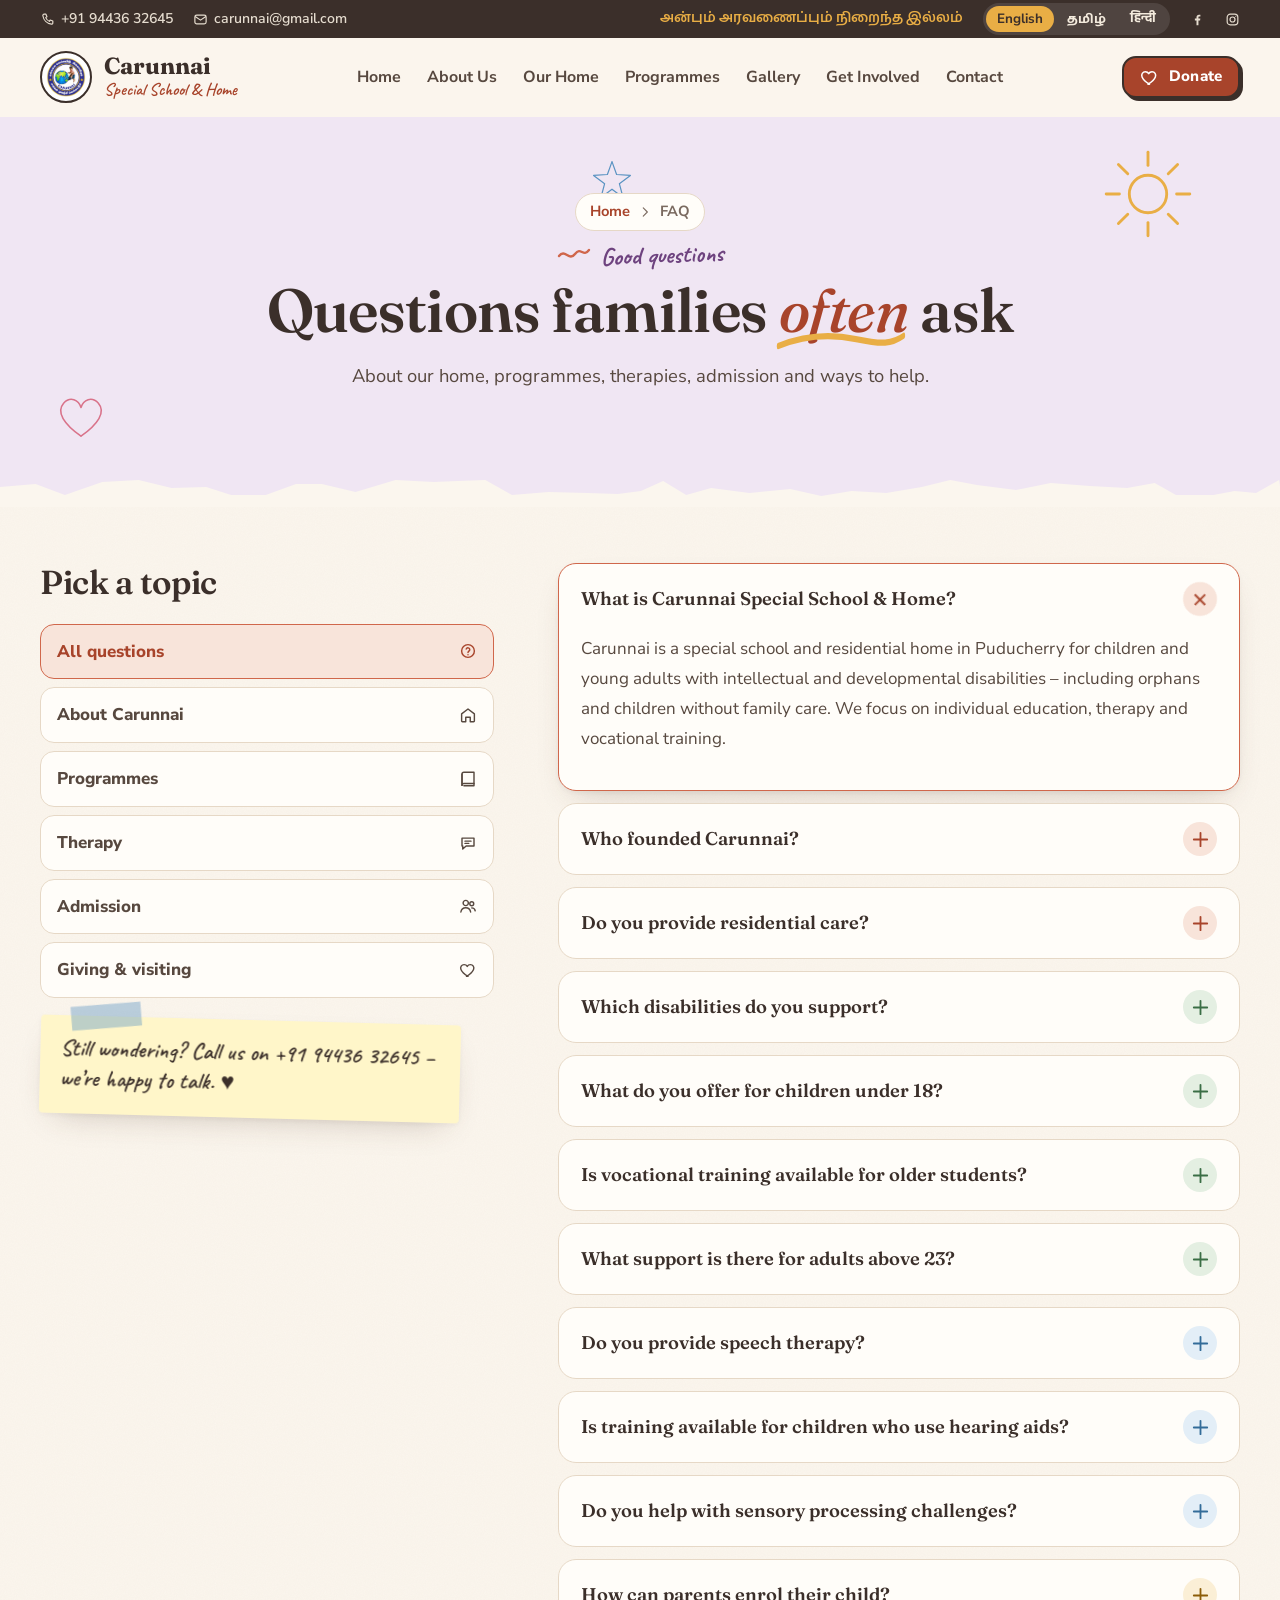
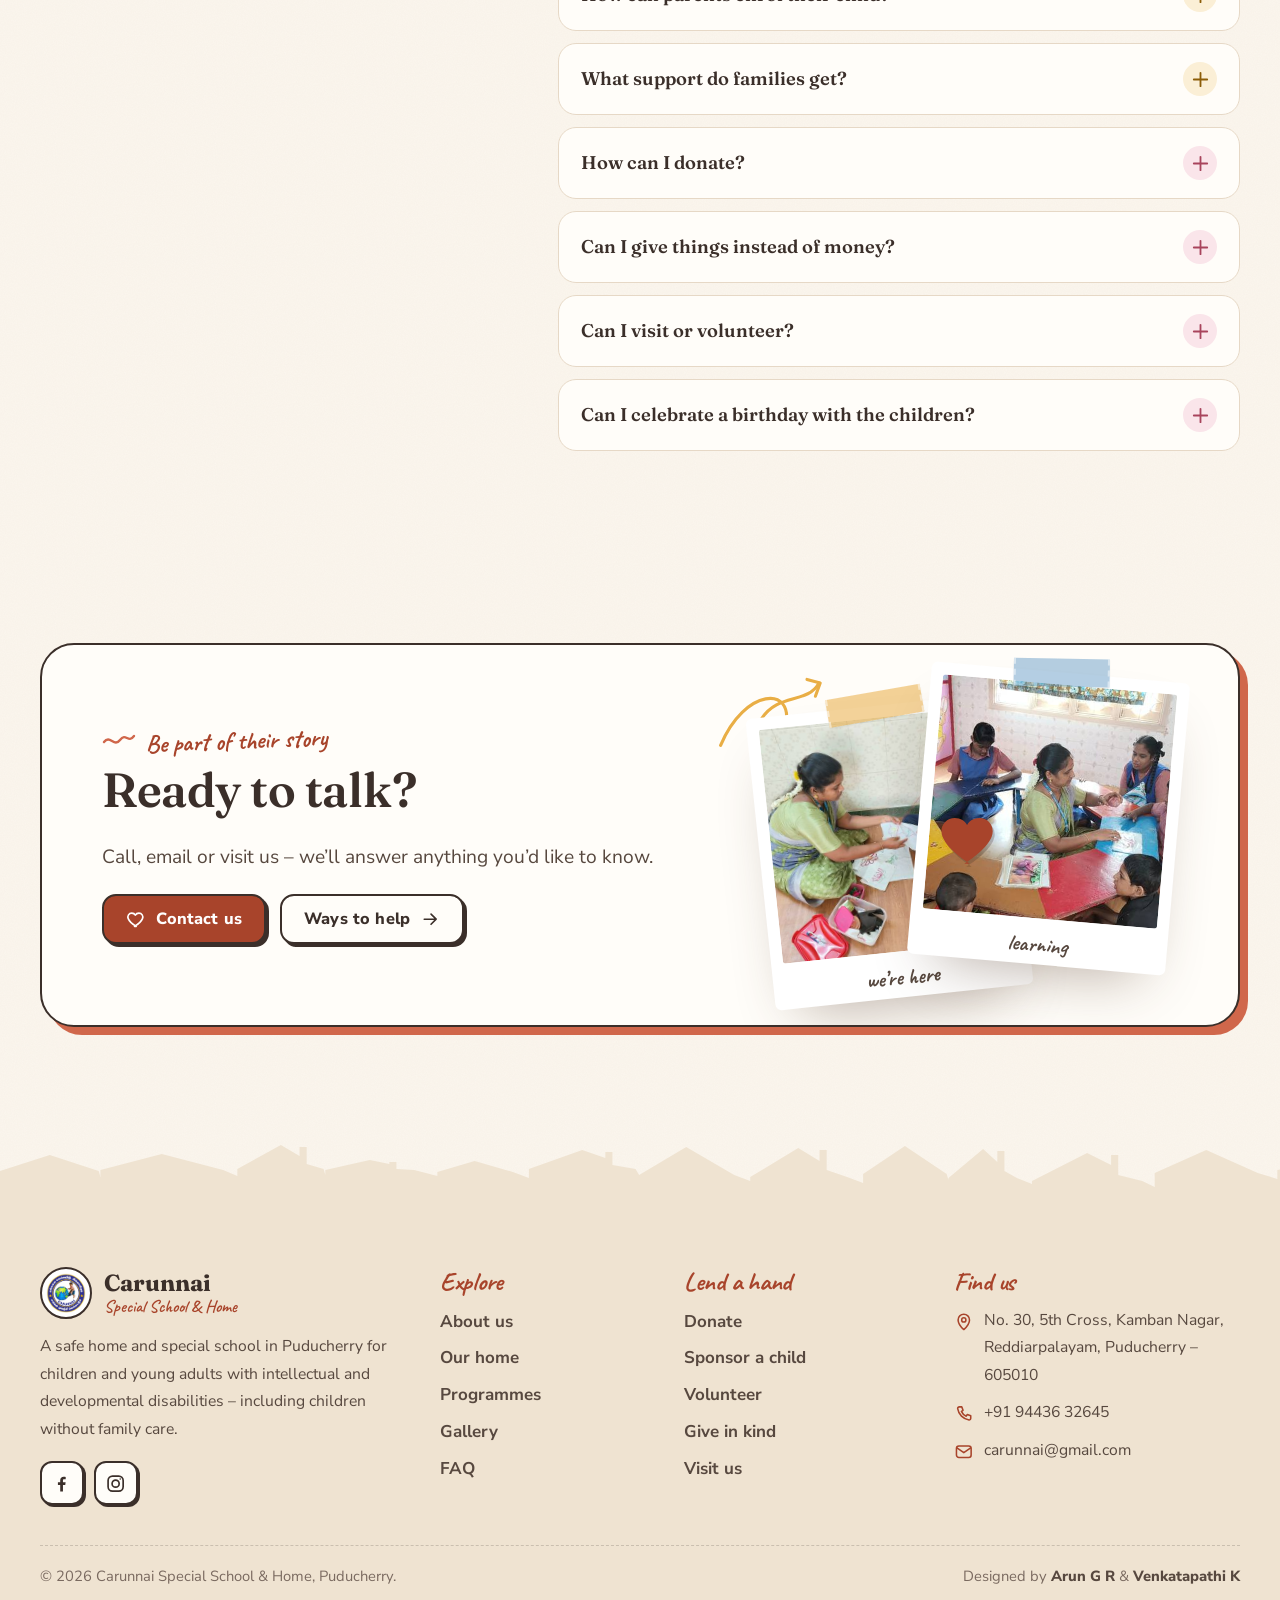
<file: faq.html>
<!DOCTYPE html>
<html lang="en" class="no-js">
<head>
  <meta charset="UTF-8">
  <meta name="viewport" content="width=device-width, initial-scale=1">
  <title>FAQ – Carunnai Special School & Home</title>
  <meta name="description" content="Answers about Carunnai's home, programmes, therapies, admission, donations, visits and volunteering.">
  <meta name="theme-color" content="#FBF6EE">
  <link rel="canonical" href="https://carunnaispecialachoolandhome.in/faq.html">
  <meta property="og:type" content="website">
  <meta property="og:site_name" content="Carunnai Special School &amp; Home">
  <meta property="og:title" content="FAQ – Carunnai Special School & Home">
  <meta property="og:description" content="Answers about Carunnai's home, programmes, therapies, admission, donations, visits and volunteering.">
  <meta property="og:image" content="https://carunnaispecialachoolandhome.in/assets/img/og-image.jpg">
  <meta property="og:url" content="https://carunnaispecialachoolandhome.in/faq.html">
  <meta name="twitter:card" content="summary_large_image">
  <link rel="icon" type="image/png" href="assets/img/logo/favicon.png">
  <link rel="apple-touch-icon" href="assets/img/logo/apple-touch-icon.png">
  <link rel="preconnect" href="https://fonts.googleapis.com">
  <link rel="preconnect" href="https://fonts.gstatic.com" crossorigin>
  <link href="https://fonts.googleapis.com/css2?family=Caveat:wght@600;700&family=Fraunces:ital,opsz,wght@0,9..144,500;0,9..144,600;0,9..144,700;1,9..144,500&family=Hind+Madurai:wght@400;500;600;700&family=Hind:wght@400;500;600;700&family=Nunito+Sans:opsz,wght@6..12,400;6..12,600;6..12,700;6..12,800&display=swap" rel="stylesheet">
  <script>(function(){try{var m=location.search.match(/[?&]lang=(ta|hi)\b/),l=m?m[1]:localStorage.getItem("carunnai-lang");if(l==="ta"||l==="hi"){var d=document.documentElement;d.lang=l;d.className+=" i18n-wait";setTimeout(function(){d.classList.remove("i18n-wait")},2500)}}catch(e){}})();</script>
  <link rel="stylesheet" href="assets/css/style.css">
  <meta name="google-site-verification" content="oLzR3gwIyy2uesXUNwbq5harSB6SQllF6zwD-RBmlJU">
  <script async src="https://www.googletagmanager.com/gtag/js?id=G-LCV3ZL24YF"></script>
  <script>window.dataLayer=window.dataLayer||[];function gtag(){dataLayer.push(arguments);}gtag('js',new Date());gtag('config','G-LCV3ZL24YF');</script>
</head>
<body data-page="faq">

<a class="skip-link" href="#main">Skip to content</a>
<svg width="0" height="0" style="position:absolute" aria-hidden="true" focusable="false"><style>.f{fill:currentColor;stroke:none}</style><symbol id="i-menu" viewBox="0 0 24 24"><path d="M4 7h16M4 12h16M4 17h16"/></symbol><symbol id="i-close" viewBox="0 0 24 24"><path d="M6 6l12 12M18 6L6 18"/></symbol><symbol id="i-heart" viewBox="0 0 24 24"><path d="M12 20.5s-7.5-4.5-9.4-9.2C1.3 8.1 3.4 4.8 6.8 4.8c2 0 3.5 1.1 4.2 2.4.7-1.3 2.2-2.4 4.2-2.4 3.4 0 5.5 3.3 4.2 6.5-1.9 4.7-9.4 9.2-9.4 9.2z"/></symbol><symbol id="i-arrow" viewBox="0 0 24 24"><path d="M5 12h14M13 6l6 6-6 6"/></symbol><symbol id="i-phone" viewBox="0 0 24 24"><path d="M6.5 3.5h3l1.6 4.2-2 1.3a11 11 0 005.9 5.9l1.3-2 4.2 1.6v3a2 2 0 01-2.1 2A16.5 16.5 0 014.5 5.6a2 2 0 012-2.1z"/></symbol><symbol id="i-mail" viewBox="0 0 24 24"><rect x="3" y="5" width="18" height="14" rx="3"/><path d="M4 7.5l8 5.5 8-5.5"/></symbol><symbol id="i-pin" viewBox="0 0 24 24"><path d="M12 21.5s7-6.3 7-11.8a7 7 0 10-14 0c0 5.5 7 11.8 7 11.8z"/><circle cx="12" cy="9.7" r="2.6"/></symbol><symbol id="i-fb" viewBox="0 0 24 24"><path class="f" d="M13.5 21v-7.5h2.6l.4-3h-3V8.6c0-.9.3-1.5 1.5-1.5h1.6V4.4c-.3 0-1.2-.1-2.3-.1-2.3 0-3.9 1.4-3.9 4v2.2H7.8v3h2.6V21z"/></symbol><symbol id="i-ig" viewBox="0 0 24 24"><rect x="3.5" y="3.5" width="17" height="17" rx="5"/><circle cx="12" cy="12" r="4"/><circle cx="17.2" cy="6.8" r=".9" class="f"/></symbol><symbol id="i-chat" viewBox="0 0 24 24"><path d="M4 5.5h16v10.5H9.5L5 20v-4H4z"/><path d="M8 9.5h8M8 12.5h5"/></symbol><symbol id="i-ear" viewBox="0 0 24 24"><path d="M7 9a5 5 0 0110 0c0 3-2.5 3.5-3.2 5.6-.5 1.6-1.2 3.4-3.3 3.4a2.5 2.5 0 01-2.5-2.5"/><path d="M10 9.5a2 2 0 014 0c0 1.2-1 1.6-1.4 2.3"/></symbol><symbol id="i-move" viewBox="0 0 24 24"><circle cx="13.5" cy="4.5" r="2"/><path d="M9 21l2.5-6.5L14 17v4M6.5 11.5l3.5-3 3.5 1 2.5 3.5M11.5 14.5l1.5-5"/></symbol><symbol id="i-eye" viewBox="0 0 24 24"><path d="M2.5 12S6 5.5 12 5.5 21.5 12 21.5 12 18 18.5 12 18.5 2.5 12 2.5 12z"/><circle cx="12" cy="12" r="3"/></symbol><symbol id="i-spark" viewBox="0 0 24 24"><path d="M12 3l1.9 5.1L19 10l-5.1 1.9L12 17l-1.9-5.1L5 10l5.1-1.9z"/><path d="M18.5 15.5l.8 2.2 2.2.8-2.2.8-.8 2.2-.8-2.2-2.2-.8 2.2-.8z"/></symbol><symbol id="i-home" viewBox="0 0 24 24"><path d="M3.5 10.5L12 4l8.5 6.5V20a1 1 0 01-1 1H15v-6H9v6H4.5a1 1 0 01-1-1z"/></symbol><symbol id="i-users" viewBox="0 0 24 24"><circle cx="9" cy="8" r="3.5"/><path d="M2.5 20c.6-3.6 3.3-5.6 6.5-5.6s5.9 2 6.5 5.6"/><circle cx="17" cy="9" r="2.6"/><path d="M17 14.5c2.4 0 4.2 1.6 4.6 4"/></symbol><symbol id="i-scissors" viewBox="0 0 24 24"><circle cx="6" cy="7" r="2.8"/><circle cx="6" cy="17" r="2.8"/><path d="M8.3 8.6L20 19M8.3 15.4L20 5"/></symbol><symbol id="i-leaf" viewBox="0 0 24 24"><path d="M5 19c0-8.5 5.5-14 15-14 0 9.5-5.5 15-14 15z"/><path d="M5 19l8.5-8.5"/></symbol><symbol id="i-monitor" viewBox="0 0 24 24"><rect x="3" y="4" width="18" height="12" rx="2"/><path d="M8 20h8M12 16v4"/></symbol><symbol id="i-briefcase" viewBox="0 0 24 24"><rect x="3" y="7" width="18" height="13" rx="2.5"/><path d="M9 7V5.5A1.5 1.5 0 0110.5 4h3A1.5 1.5 0 0115 5.5V7M3 12.5h18"/></symbol><symbol id="i-palette" viewBox="0 0 24 24"><path d="M12 3a9 9 0 100 18c1.2 0 1.6-.8 1.6-1.5 0-1.2-1-1.5-1-2.6 0-1 .8-1.6 2-1.6h2.1A4.3 4.3 0 0021 11c0-4.6-4-8-9-8z"/><circle cx="7.5" cy="11.5" r="1.1" class="f"/><circle cx="10" cy="7.3" r="1.1" class="f"/><circle cx="14.8" cy="7.5" r="1.1" class="f"/></symbol><symbol id="i-book" viewBox="0 0 24 24"><path d="M4 5.5A2.5 2.5 0 016.5 3H20v15H6.5A2.5 2.5 0 004 20.5z"/><path d="M4 20.5V5.5M20 18v3H6.5"/></symbol><symbol id="i-shield" viewBox="0 0 24 24"><path d="M12 3l8 3v6c0 5-3.5 8-8 9-4.5-1-8-4-8-9V6z"/><path d="M9 12l2 2 4-4"/></symbol><symbol id="i-check" viewBox="0 0 24 24"><path d="M5 12.5l4.5 4.5L19 7.5"/></symbol><symbol id="i-chev" viewBox="0 0 24 24"><path d="M6 9l6 6 6-6"/></symbol><symbol id="i-up" viewBox="0 0 24 24"><path d="M12 19V5M6 11l6-6 6 6"/></symbol><symbol id="i-left" viewBox="0 0 24 24"><path d="M15 5l-7 7 7 7"/></symbol><symbol id="i-right" viewBox="0 0 24 24"><path d="M9 5l7 7-7 7"/></symbol><symbol id="i-star" viewBox="0 0 24 24"><path d="M12 3.5l2.6 5.4 5.9.8-4.3 4.1 1 5.9L12 16.9l-5.2 2.8 1-5.9-4.3-4.1 5.9-.8z"/></symbol><symbol id="i-image" viewBox="0 0 24 24"><rect x="3" y="4" width="18" height="16" rx="3"/><circle cx="9" cy="10" r="2"/><path d="M21 16l-5-5-9 9"/></symbol><symbol id="i-send" viewBox="0 0 24 24"><path d="M4 11.5L20 4l-7.5 16-2.5-6.5z"/><path d="M10 13.5l4-4"/></symbol><symbol id="i-hand" viewBox="0 0 24 24"><path d="M7 11V6.5a1.5 1.5 0 013 0V11M10 10V4.5a1.5 1.5 0 013 0V10M13 10V5.5a1.5 1.5 0 013 0V12M16 10.5a1.5 1.5 0 013 0V14a7 7 0 01-7 7h-.5a6.5 6.5 0 01-5.3-2.8L3.5 14.5a1.6 1.6 0 012.4-2.1L7 13.5"/></symbol><symbol id="i-sun" viewBox="0 0 24 24"><circle cx="12" cy="12" r="4"/><path d="M12 2.5v2M12 19.5v2M2.5 12h2M19.5 12h2M5.3 5.3l1.4 1.4M17.3 17.3l1.4 1.4M5.3 18.7l1.4-1.4M17.3 6.7l1.4-1.4"/></symbol><symbol id="i-music" viewBox="0 0 24 24"><path d="M9 18V5.5l11-2V16"/><circle cx="6.5" cy="18" r="2.5"/><circle cx="17.5" cy="16" r="2.5"/></symbol><symbol id="i-flower" viewBox="0 0 24 24"><circle cx="12" cy="10" r="2.5"/><path d="M12 7.5c0-2.5 1-4 2.5-4S17 5 14.5 7.3M14.5 10c2.5 0 4 1 4 2.5s-1.5 2.5-3.8 0M12 12.5c0 2.5-1 4-2.5 4S7 15 9.5 12.7M9.5 10c-2.5 0-4-1-4-2.5S7 5 9.3 7.5M12 12.5V21M12 17c1.5-1.5 3.5-2 5-1.5"/></symbol><symbol id="i-gift" viewBox="0 0 24 24"><rect x="3" y="8" width="18" height="4.5" rx="1"/><path d="M5 12.5V20h14v-7.5M12 8v12M12 8C10 4.5 6.5 4.5 6.5 6.5S9.5 8 12 8c2.5 0 5.5.5 5.5-1.5S14 4.5 12 8z"/></symbol><symbol id="i-cake" viewBox="0 0 24 24"><path d="M4 20h16v-6.5a2 2 0 00-2-2H6a2 2 0 00-2 2z"/><path d="M4 15.5c2 1.3 4 1.3 6 0s4-1.3 6 0 3 1.3 4 0M12 11.5V8"/><path d="M12 8c-1.2-1-1.2-2.6 0-4 1.2 1.4 1.2 3 0 4z"/></symbol><symbol id="i-shirt" viewBox="0 0 24 24"><path d="M8.5 4L3.5 7l2 4.2 2.5-1V20h8V10.2l2.5 1 2-4.2-5-3c-.8 1.4-2 2.1-3.5 2.1S9.3 5.4 8.5 4z"/></symbol><symbol id="i-clock" viewBox="0 0 24 24"><circle cx="12" cy="12" r="8.5"/><path d="M12 7.5V12l3 2"/></symbol><symbol id="i-share" viewBox="0 0 24 24"><circle cx="6" cy="12" r="2.5"/><circle cx="17.5" cy="6" r="2.5"/><circle cx="17.5" cy="18" r="2.5"/><path d="M8.3 10.8l7-3.6M8.3 13.2l7 3.6"/></symbol><symbol id="i-bed" viewBox="0 0 24 24"><path d="M3 18V7M3 14h18v4M21 14v-2a3 3 0 00-3-3h-7v5"/><circle cx="7" cy="11" r="2"/></symbol><symbol id="i-bowl" viewBox="0 0 24 24"><path d="M3.5 11h17a8.5 8.5 0 01-17 0z"/><path d="M8 7c0-1.5 1-1.5 1-3M12 7c0-1.5 1-1.5 1-3M16 7c0-1.5 1-1.5 1-3"/></symbol><symbol id="i-pencil" viewBox="0 0 24 24"><path d="M4 20l1-4.5L15.5 5a2.1 2.1 0 013 3L8 18.5z"/><path d="M13.5 7l3 3"/></symbol><symbol id="i-ball" viewBox="0 0 24 24"><circle cx="12" cy="12" r="8.5"/><path d="M3.5 12h17M12 3.5c3 3 3 14 0 17M12 3.5c-3 3-3 14 0 17"/></symbol><symbol id="i-plus" viewBox="0 0 24 24"><path d="M12 5v14M5 12h14"/></symbol><symbol id="i-grid" viewBox="0 0 24 24"><rect x="4" y="4" width="7" height="7" rx="1.5"/><rect x="13" y="4" width="7" height="7" rx="1.5"/><rect x="4" y="13" width="7" height="7" rx="1.5"/><rect x="13" y="13" width="7" height="7" rx="1.5"/></symbol><symbol id="i-play" viewBox="0 0 24 24"><circle cx="12" cy="12" r="9"/><path d="M10 8.5v7l5.5-3.5z" class="f"/></symbol><symbol id="i-question" viewBox="0 0 24 24"><circle cx="12" cy="12" r="8.5"/><path d="M9.6 9.3a2.5 2.5 0 014.8 1c0 1.7-2.4 2-2.4 3.6M12 17h.01"/></symbol></svg>
<div class="topbar">
  <div class="container">
    <div class="l">
      <a href="tel:+919443632645"><svg class="icon" aria-hidden="true"><use href="#i-phone"/></svg> +91 94436 32645</a>
      <a href="mailto:carunnai@gmail.com"><svg class="icon" aria-hidden="true"><use href="#i-mail"/></svg> carunnai@gmail.com</a>
    </div>
    <div class="r">
      <span class="ta" lang="ta" data-no-i18n>அன்பும் அரவணைப்பும் நிறைந்த இல்லம்</span>
      <div class="lang-switch" role="group" aria-label="Language / மொழி / भाषा" data-no-i18n><button type="button" data-lang="en" lang="en">English</button><button type="button" data-lang="ta" lang="ta">தமிழ்</button><button type="button" data-lang="hi" lang="hi">हिन्दी</button></div>
      <a href="https://www.facebook.com/carunnai" target="_blank" rel="noopener" aria-label="Facebook"><svg class="icon" aria-hidden="true"><use href="#i-fb"/></svg></a>
      <a href="https://www.instagram.com/carunnaischo" target="_blank" rel="noopener" aria-label="Instagram"><svg class="icon" aria-hidden="true"><use href="#i-ig"/></svg></a>
    </div>
  </div>
</div>
<header class="site-header">
  <div class="container header-inner">
    <a class="brand" href="index.html" aria-label="Carunnai Special School &amp; Home – home"><img src="assets/img/logo/carunnai-logo.png" alt="" width="52" height="52"><span><span class="brand-name" data-no-i18n>Carunnai</span><span class="brand-sub">Special School &amp; Home</span></span></a>
    <nav class="main-nav" id="main-nav" aria-label="Main">
      <ul>
        <li><a data-nav="home" href="index.html">Home</a></li><li><a data-nav="about" href="about.html">About Us</a></li><li><a data-nav="home-life" href="our-home.html">Our Home</a></li><li><a data-nav="programmes" href="programmes.html">Programmes</a></li><li><a data-nav="gallery" href="gallery.html">Gallery</a></li><li><a data-nav="involved" href="get-involved.html">Get Involved</a></li><li><a data-nav="contact" href="contact.html">Contact</a></li>
        <li class="nav-extra nav-lang"><div class="lang-switch" role="group" aria-label="Language / மொழி / भाषा" data-no-i18n><button type="button" data-lang="en" lang="en">English</button><button type="button" data-lang="ta" lang="ta">தமிழ்</button><button type="button" data-lang="hi" lang="hi">हिन्दी</button></div></li>
        <li class="nav-extra"><a class="btn btn-primary" href="https://forms.gle/HYAC22WvpxP9S6yW9" target="_blank" rel="noopener"><svg class="icon beat" aria-hidden="true"><use href="#i-heart"/></svg> Donate</a></li>
      </ul>
    </nav>
    <div class="header-actions">
      <a class="btn btn-primary btn-sm btn-top" href="https://forms.gle/HYAC22WvpxP9S6yW9" target="_blank" rel="noopener"><svg class="icon beat" aria-hidden="true"><use href="#i-heart"/></svg> Donate</a>
      <button class="menu-toggle" aria-controls="main-nav" aria-expanded="false" aria-label="Open menu"><svg class="icon i-open" aria-hidden="true"><use href="#i-menu"/></svg><svg class="icon i-close" aria-hidden="true"><use href="#i-close"/></svg></button>
    </div>
  </div>
</header>
<main id="main">

  <section class="page-hero solo" style="--hero-bg:var(--plum-1)">
    <svg class="doodle sun spin" viewBox="0 0 100 100" style="width:110px;top:22px;right:6%;color:var(--sun)" aria-hidden="true"><circle pathLength="1" cx="50" cy="50" r="17"/><line pathLength="1" x1="76.0" y1="50.0" x2="88.0" y2="50.0"/><line pathLength="1" x1="68.4" y1="68.4" x2="76.9" y2="76.9"/><line pathLength="1" x1="50.0" y1="76.0" x2="50.0" y2="88.0"/><line pathLength="1" x1="31.6" y1="68.4" x2="23.1" y2="76.9"/><line pathLength="1" x1="24.0" y1="50.0" x2="12.0" y2="50.0"/><line pathLength="1" x1="31.6" y1="31.6" x2="23.1" y2="23.1"/><line pathLength="1" x1="50.0" y1="24.0" x2="50.0" y2="12.0"/><line pathLength="1" x1="68.4" y1="31.6" x2="76.9" y2="23.1"/></svg>
    <svg class="doodle heart bob" viewBox="0 0 100 100" style="width:60px;bottom:60px;left:4%;color:var(--rose)" aria-hidden="true"><path pathLength="1" d="M50 82C22 62 8 42 21 27c11-12 25-6 29 7 4-13 18-19 29-7 13 15-1 35-29 55z"/></svg>
    <svg class="doodle star " viewBox="0 0 100 100" style="width:46px;top:40px;left:46%;color:var(--sky)" aria-hidden="true"><path pathLength="1" d="M50 10l10 28 30 2-24 18 8 30-24-18-24 18 8-30-24-18 30-2z"/></svg>
    <div class="container grid">
      <div data-reveal>
        <nav class="crumbs" aria-label="Breadcrumb"><a href="index.html">Home</a><svg class="icon" aria-hidden="true"><use href="#i-right"/></svg><span aria-current="page">FAQ</span></nav>
        <div class="kicker"><svg viewBox="0 0 34 20" aria-hidden="true"><path d="M2 12c6-8 10 6 16-2s8 4 14-4" fill="none" stroke="currentColor" stroke-width="2.4" stroke-linecap="round"/></svg><span class="hand plum">Good questions</span></div>
        <h1>Questions families <span class="mark"><span class=em>often</span><svg class="under" viewBox="0 0 200 12" preserveAspectRatio="none" aria-hidden="true"><path pathLength="1" d="M3 8c40-6 80-7 120-4s55 3 74-2"/></svg></span> ask</h1>
        <p>About our home, programmes, therapies, admission and ways to help.</p>
      </div>
      
    </div>
    <div class="edge bottom paper" aria-hidden="true"><svg viewBox="0 0 1440 36" preserveAspectRatio="none"><path fill="currentColor" d="M0 36V14L0 15L40 12L73 23L115 10L156 8L193 16L232 15L260 23L299 23L333 12L362 12L400 20L445 8L488 10L515 9L546 8L576 23L617 20L661 21L695 22L721 19L746 9L772 23L800 16L843 21L889 17L924 24L958 19L997 21L1037 15L1069 8L1099 13L1143 18L1182 11L1226 14L1268 16L1299 11L1323 23L1365 23L1389 19L1413 21L1439 8L1440 14V36z"/></svg></div>
  </section>
  <section class="section" style="padding-top:clamp(36px,5vw,56px)">
    <div class="container faq-layout">
      <aside class="faq-side">
        <h2 class="title-m">Pick a topic</h2>
        <div class="faq-cats" role="tablist" aria-label="FAQ topics"><button class="faq-tab c-terra" data-cat="all" aria-selected="true">All questions <svg class="icon" aria-hidden="true"><use href="#i-question"/></svg></button><button class="faq-tab c-terra" data-cat="general" aria-selected="false">About Carunnai <svg class="icon" aria-hidden="true"><use href="#i-home"/></svg></button><button class="faq-tab c-leaf" data-cat="programmes" aria-selected="false">Programmes <svg class="icon" aria-hidden="true"><use href="#i-book"/></svg></button><button class="faq-tab c-sky" data-cat="therapy" aria-selected="false">Therapy <svg class="icon" aria-hidden="true"><use href="#i-chat"/></svg></button><button class="faq-tab c-sun" data-cat="admission" aria-selected="false">Admission <svg class="icon" aria-hidden="true"><use href="#i-users"/></svg></button><button class="faq-tab c-rose" data-cat="help" aria-selected="false">Giving &amp; visiting <svg class="icon" aria-hidden="true"><use href="#i-heart"/></svg></button></div>
        <div class="note-card" style="margin-top:0">Still wondering? Call us on +91 94436 32645 – we’re happy to talk. ♥</div>
      </aside>
      <div class="faq-list">
          <div class="faq-item c-terra open" data-cat="general">
            <button class="faq-q" id="fq-0" aria-expanded="true" aria-controls="fa-0">What is Carunnai Special School &amp; Home?<span class="pm"><svg class="icon" aria-hidden="true"><use href="#i-plus"/></svg></span></button>
            <div class="faq-a" id="fa-0" role="region" aria-labelledby="fq-0"><div><div class="in"><p>Carunnai is a special school and residential home in Puducherry for children and young adults with intellectual and developmental disabilities – including orphans and children without family care. We focus on individual education, therapy and vocational training.</p></div></div></div>
          </div>
          <div class="faq-item c-terra" data-cat="general">
            <button class="faq-q" id="fq-1" aria-expanded="false" aria-controls="fa-1">Who founded Carunnai?<span class="pm"><svg class="icon" aria-hidden="true"><use href="#i-plus"/></svg></span></button>
            <div class="faq-a" id="fa-1" role="region" aria-labelledby="fq-1"><div><div class="in"><p>Carunnai was founded by C. Ganesh after a visit to a camp for children with disabilities. It began as a small non-formal education centre. His wife Revathy, a specialist in audiology and speech therapy, guides the therapy work.</p></div></div></div>
          </div>
          <div class="faq-item c-terra" data-cat="general">
            <button class="faq-q" id="fq-2" aria-expanded="false" aria-controls="fa-2">Do you provide residential care?<span class="pm"><svg class="icon" aria-hidden="true"><use href="#i-plus"/></svg></span></button>
            <div class="faq-a" id="fa-2" role="region" aria-labelledby="fq-2"><div><div class="in"><p>Yes. Alongside day care, Carunnai provides a safe home for children and adults who need long-term care – including children who have been abandoned by their families.</p></div></div></div>
          </div>
          <div class="faq-item c-leaf" data-cat="programmes">
            <button class="faq-q" id="fq-3" aria-expanded="false" aria-controls="fa-3">Which disabilities do you support?<span class="pm"><svg class="icon" aria-hidden="true"><use href="#i-plus"/></svg></span></button>
            <div class="faq-a" id="fa-3" role="region" aria-labelledby="fq-3"><div><div class="in"><p>We support children with autism, Down syndrome, speech and language impairments, sensory processing difficulties and other intellectual disabilities.</p></div></div></div>
          </div>
          <div class="faq-item c-leaf" data-cat="programmes">
            <button class="faq-q" id="fq-4" aria-expanded="false" aria-controls="fa-4">What do you offer for children under 18?<span class="pm"><svg class="icon" aria-hidden="true"><use href="#i-plus"/></svg></span></button>
            <div class="faq-a" id="fa-4" role="region" aria-labelledby="fq-4"><div><div class="in"><ul><li><strong>Basic education</strong> planned for each child’s development</li><li><strong>Therapies</strong> – speech therapy, physiotherapy and sensory stimulation</li><li><strong>Life skills</strong> – communication, self-care and social skills</li><li><strong>Parent support</strong> – guidance and counselling</li></ul></div></div></div>
          </div>
          <div class="faq-item c-leaf" data-cat="programmes">
            <button class="faq-q" id="fq-5" aria-expanded="false" aria-controls="fa-5">Is vocational training available for older students?<span class="pm"><svg class="icon" aria-hidden="true"><use href="#i-plus"/></svg></span></button>
            <div class="faq-a" id="fa-5" role="region" aria-labelledby="fq-5"><div><div class="in"><p>Yes. Students aged 18–23 learn tailoring, gardening, handicrafts such as coir rope and mat weaving, and basic computer skills.</p></div></div></div>
          </div>
          <div class="faq-item c-leaf" data-cat="programmes">
            <button class="faq-q" id="fq-6" aria-expanded="false" aria-controls="fa-6">What support is there for adults above 23?<span class="pm"><svg class="icon" aria-hidden="true"><use href="#i-plus"/></svg></span></button>
            <div class="faq-a" id="fa-6" role="region" aria-labelledby="fq-6"><div><div class="in"><ul><li><strong>Employment support</strong> – sheltered employment or self-employment</li><li><strong>Community integration</strong> – social and recreational activities</li><li><strong>Ongoing therapy</strong> – speech, occupational therapy and emotional support</li></ul></div></div></div>
          </div>
          <div class="faq-item c-sky" data-cat="therapy">
            <button class="faq-q" id="fq-7" aria-expanded="false" aria-controls="fa-7">Do you provide speech therapy?<span class="pm"><svg class="icon" aria-hidden="true"><use href="#i-plus"/></svg></span></button>
            <div class="faq-a" id="fa-7" role="region" aria-labelledby="fq-7"><div><div class="in"><p>Yes. Speech therapy helps children communicate better, including through sign language and speech-generating devices where helpful.</p></div></div></div>
          </div>
          <div class="faq-item c-sky" data-cat="therapy">
            <button class="faq-q" id="fq-8" aria-expanded="false" aria-controls="fa-8">Is training available for children who use hearing aids?<span class="pm"><svg class="icon" aria-hidden="true"><use href="#i-plus"/></svg></span></button>
            <div class="faq-a" id="fa-8" role="region" aria-labelledby="fq-8"><div><div class="in"><p>Yes. We train students and families to use and care for hearing aids, so listening and communication improve.</p></div></div></div>
          </div>
          <div class="faq-item c-sky" data-cat="therapy">
            <button class="faq-q" id="fq-9" aria-expanded="false" aria-controls="fa-9">Do you help with sensory processing challenges?<span class="pm"><svg class="icon" aria-hidden="true"><use href="#i-plus"/></svg></span></button>
            <div class="faq-a" id="fa-9" role="region" aria-labelledby="fq-9"><div><div class="in"><p>Sensory integration therapy helps children manage sensory sensitivities and understand their surroundings through structured activities.</p></div></div></div>
          </div>
          <div class="faq-item c-sun" data-cat="admission">
            <button class="faq-q" id="fq-10" aria-expanded="false" aria-controls="fa-10">How can parents enrol their child?<span class="pm"><svg class="icon" aria-hidden="true"><use href="#i-plus"/></svg></span></button>
            <div class="faq-a" id="fa-10" role="region" aria-labelledby="fq-10"><div><div class="in"><p>Call us on <a href="tel:+919443632645">+91 94436 32645</a> or email <a href="mailto:carunnai@gmail.com">carunnai@gmail.com</a>. We will guide you through admission, which includes an assessment to understand your child’s needs.</p></div></div></div>
          </div>
          <div class="faq-item c-sun" data-cat="admission">
            <button class="faq-q" id="fq-11" aria-expanded="false" aria-controls="fa-11">What support do families get?<span class="pm"><svg class="icon" aria-hidden="true"><use href="#i-plus"/></svg></span></button>
            <div class="faq-a" id="fa-11" role="region" aria-labelledby="fq-11"><div><div class="in"><p>We offer counselling and training for parents so they can understand and support their child’s development at home.</p></div></div></div>
          </div>
          <div class="faq-item c-rose" data-cat="help">
            <button class="faq-q" id="fq-12" aria-expanded="false" aria-controls="fa-12">How can I donate?<span class="pm"><svg class="icon" aria-hidden="true"><use href="#i-plus"/></svg></span></button>
            <div class="faq-a" id="fa-12" role="region" aria-labelledby="fq-12"><div><div class="in"><p>You can <a href="https://forms.gle/HYAC22WvpxP9S6yW9" target="_blank" rel="noopener">donate online</a> through our donation form, or <a href="contact.html">contact us</a> to discuss other ways of giving.</p></div></div></div>
          </div>
          <div class="faq-item c-rose" data-cat="help">
            <button class="faq-q" id="fq-13" aria-expanded="false" aria-controls="fa-13">Can I give things instead of money?<span class="pm"><svg class="icon" aria-hidden="true"><use href="#i-plus"/></svg></span></button>
            <div class="faq-a" id="fa-13" role="region" aria-labelledby="fq-13"><div><div class="in"><p>Yes – clothes, books, stationery, groceries and learning materials are always useful. Please call us first so we can tell you what is needed most. See our <a href="get-involved.html#wishlist">wish list</a>.</p></div></div></div>
          </div>
          <div class="faq-item c-rose" data-cat="help">
            <button class="faq-q" id="fq-14" aria-expanded="false" aria-controls="fa-14">Can I visit or volunteer?<span class="pm"><svg class="icon" aria-hidden="true"><use href="#i-plus"/></svg></span></button>
            <div class="faq-a" id="fa-14" role="region" aria-labelledby="fq-14"><div><div class="in"><p>Yes, we welcome visitors and volunteers. Please call ahead to plan your visit, or <a href="contact.html">contact us</a>.</p></div></div></div>
          </div>
          <div class="faq-item c-rose" data-cat="help">
            <button class="faq-q" id="fq-15" aria-expanded="false" aria-controls="fa-15">Can I celebrate a birthday with the children?<span class="pm"><svg class="icon" aria-hidden="true"><use href="#i-plus"/></svg></span></button>
            <div class="faq-a" id="fa-15" role="region" aria-labelledby="fq-15"><div><div class="in"><p>We’d love that. Call us on <a href="tel:+919443632645">+91 94436 32645</a> and we’ll help you plan a special day.</p></div></div></div>
          </div>
      </div>
    </div>
  </section>

  <section class="section" style="padding-top:clamp(40px,6vw,70px)">
    <div class="container">
      <div class="cta-card" data-reveal="zoom">
        <svg class="doodle swirl " viewBox="0 0 100 100" style="width:120px;right:34%;top:14px;color:var(--sun)" aria-hidden="true"><path pathLength="1" d="M8 72c20-48 62-50 54-16-5 22-32 14-20-6 14-22 38-12 48-30"/><path pathLength="1" d="M80 17l11 3-4 11"/></svg>
        <div style="position:relative;z-index:2">
          <div class="kicker"><svg viewBox="0 0 34 20" aria-hidden="true"><path d="M2 12c6-8 10 6 16-2s8 4 14-4" fill="none" stroke="currentColor" stroke-width="2.4" stroke-linecap="round"/></svg><span class="hand ">Be part of their story</span></div>
          <h2 class="title-l">Ready to talk?</h2>
          <p class="lead">Call, email or visit us – we’ll answer anything you’d like to know.</p>
          <div class="btn-row">
            <a class="btn btn-primary" href="contact.html"><svg class="icon beat" aria-hidden="true"><use href="#i-heart"/></svg> Contact us</a>
            <a class="btn" href="get-involved.html">Ways to help <svg class="icon arrow" aria-hidden="true"><use href="#i-arrow"/></svg></a>
          </div>
        </div>
        <div class="art" aria-hidden="true">
          <figure class="polaroid tape a"><img src="assets/img/gallery/thumbs/g21.jpg" srcset="assets/img/gallery/thumbs/g21.jpg 640w, assets/img/gallery/g21.jpg 1600w" sizes="240px" alt="" loading="lazy" decoding="async"><figcaption>we’re here</figcaption></figure>
          <figure class="polaroid tape sky b"><img src="assets/img/gallery/thumbs/g27.jpg" srcset="assets/img/gallery/thumbs/g27.jpg 640w, assets/img/gallery/g27.jpg 1600w" sizes="240px" alt="" loading="lazy" decoding="async"><figcaption>learning</figcaption></figure>
          <svg class="heart-big" viewBox="0 0 24 24"><path fill="currentColor" d="M12 20.5s-7.5-4.5-9.4-9.2C1.3 8.1 3.4 4.8 6.8 4.8c2 0 3.5 1.1 4.2 2.4.7-1.3 2.2-2.4 4.2-2.4 3.4 0 5.5 3.3 4.2 6.5-1.9 4.7-9.4 9.2-9.4 9.2z"/></svg>
        </div>
      </div>
    </div>
  </section>
</main>

<footer class="site-footer">
  <div class="roofline" aria-hidden="true"><svg viewBox="0 0 1440 60" preserveAspectRatio="none"><path fill="currentColor" d="M0 60V44L0 32L56 16L111 32L113 38L113 31L182 15L251 31L267 37L267 30L316 6L337 17V8h8v17L364 30L366 36L366 31L416 21L438 25V23h8v7L466 31L492 37L492 33L534 22L577 33L595 39L595 30L655 11L681 19V13h8v13L715 30L719 36L719 36L772 8L826 36L844 42L844 38L898 9L922 22V11h8v20L953 38L971 44L971 35L1018 7L1065 35L1067 41L1067 39L1106 10L1122 23V12h8v20L1144 39L1161 45L1161 42L1223 14L1250 26V16h8v20L1285 42L1299 48L1299 34L1357 11L1415 34L1437 40L1437 31L1488 22L1510 26V24h8v6L1538 31L1553 37L1440 44V60z"/></svg></div>
  <div class="container foot-grid">
    <div class="foot-brand">
      <a class="brand" href="index.html" aria-label="Carunnai Special School &amp; Home – home"><img src="assets/img/logo/carunnai-logo.png" alt="" width="52" height="52"><span><span class="brand-name" data-no-i18n>Carunnai</span><span class="brand-sub">Special School &amp; Home</span></span></a>
      <p>A safe home and special school in Puducherry for children and young adults with intellectual and developmental disabilities – including children without family care.</p>
      <div class="socials">
        <a href="https://www.facebook.com/carunnai" target="_blank" rel="noopener" aria-label="Carunnai on Facebook"><svg class="icon" aria-hidden="true"><use href="#i-fb"/></svg></a>
        <a href="https://www.instagram.com/carunnaischo" target="_blank" rel="noopener" aria-label="Carunnai on Instagram"><svg class="icon" aria-hidden="true"><use href="#i-ig"/></svg></a>
      </div>
    </div>
    <div>
      <h5>Explore</h5>
      <ul class="foot-links">
        <li><a href="about.html">About us</a></li>
        <li><a href="our-home.html">Our home</a></li>
        <li><a href="programmes.html">Programmes</a></li>
        <li><a href="gallery.html">Gallery</a></li>
        <li><a href="faq.html">FAQ</a></li>
      </ul>
    </div>
    <div>
      <h5>Lend a hand</h5>
      <ul class="foot-links">
        <li><a href="https://forms.gle/HYAC22WvpxP9S6yW9" target="_blank" rel="noopener">Donate</a></li>
        <li><a href="get-involved.html#sponsor">Sponsor a child</a></li>
        <li><a href="get-involved.html#volunteer">Volunteer</a></li>
        <li><a href="get-involved.html#give">Give in kind</a></li>
        <li><a href="contact.html">Visit us</a></li>
      </ul>
    </div>
    <div>
      <h5>Find us</h5>
      <ul class="foot-contact">
        <li><svg class="icon" aria-hidden="true"><use href="#i-pin"/></svg><a href="https://maps.app.goo.gl/iSgm5aMuk4SME9ZG8" target="_blank" rel="noopener">No. 30, 5th Cross, Kamban Nagar,<br>Reddiarpalayam, Puducherry – 605010</a></li>
        <li><svg class="icon" aria-hidden="true"><use href="#i-phone"/></svg><a href="tel:+919443632645">+91 94436 32645</a></li>
        <li><svg class="icon" aria-hidden="true"><use href="#i-mail"/></svg><a href="mailto:carunnai@gmail.com">carunnai@gmail.com</a></li>
      </ul>
    </div>
  </div>
  <div class="container foot-bottom">
    <span>&copy; <span data-year>2026</span> Carunnai Special School &amp; Home, Puducherry.</span>
    <span>Designed by <a href="https://www.linkedin.com/in/arun-ganesh-93a665399/" target="_blank" rel="noopener">Arun G R</a> &amp; <a href="https://www.linkedin.com/in/venkatapathi-k-210a252b4/" target="_blank" rel="noopener">Venkatapathi K</a></span>
  </div>
</footer>
<div class="mobile-bar">
  <a class="btn" href="tel:+919443632645"><svg class="icon" aria-hidden="true"><use href="#i-phone"/></svg> Call</a>
  <a class="btn btn-primary" href="https://forms.gle/HYAC22WvpxP9S6yW9" target="_blank" rel="noopener"><svg class="icon" aria-hidden="true"><use href="#i-heart"/></svg> Donate</a>
</div>
<button class="to-top" aria-label="Back to top"><svg class="ring-p" viewBox="0 0 54 54" aria-hidden="true"><circle cx="27" cy="27" r="24"/></svg><svg class="icon" aria-hidden="true"><use href="#i-up"/></svg></button>
<script src="assets/js/i18n-dict.js" defer></script><script src="assets/js/i18n.js" defer></script><script src="assets/js/main.js" defer></script>
</body>
</html>
</file>
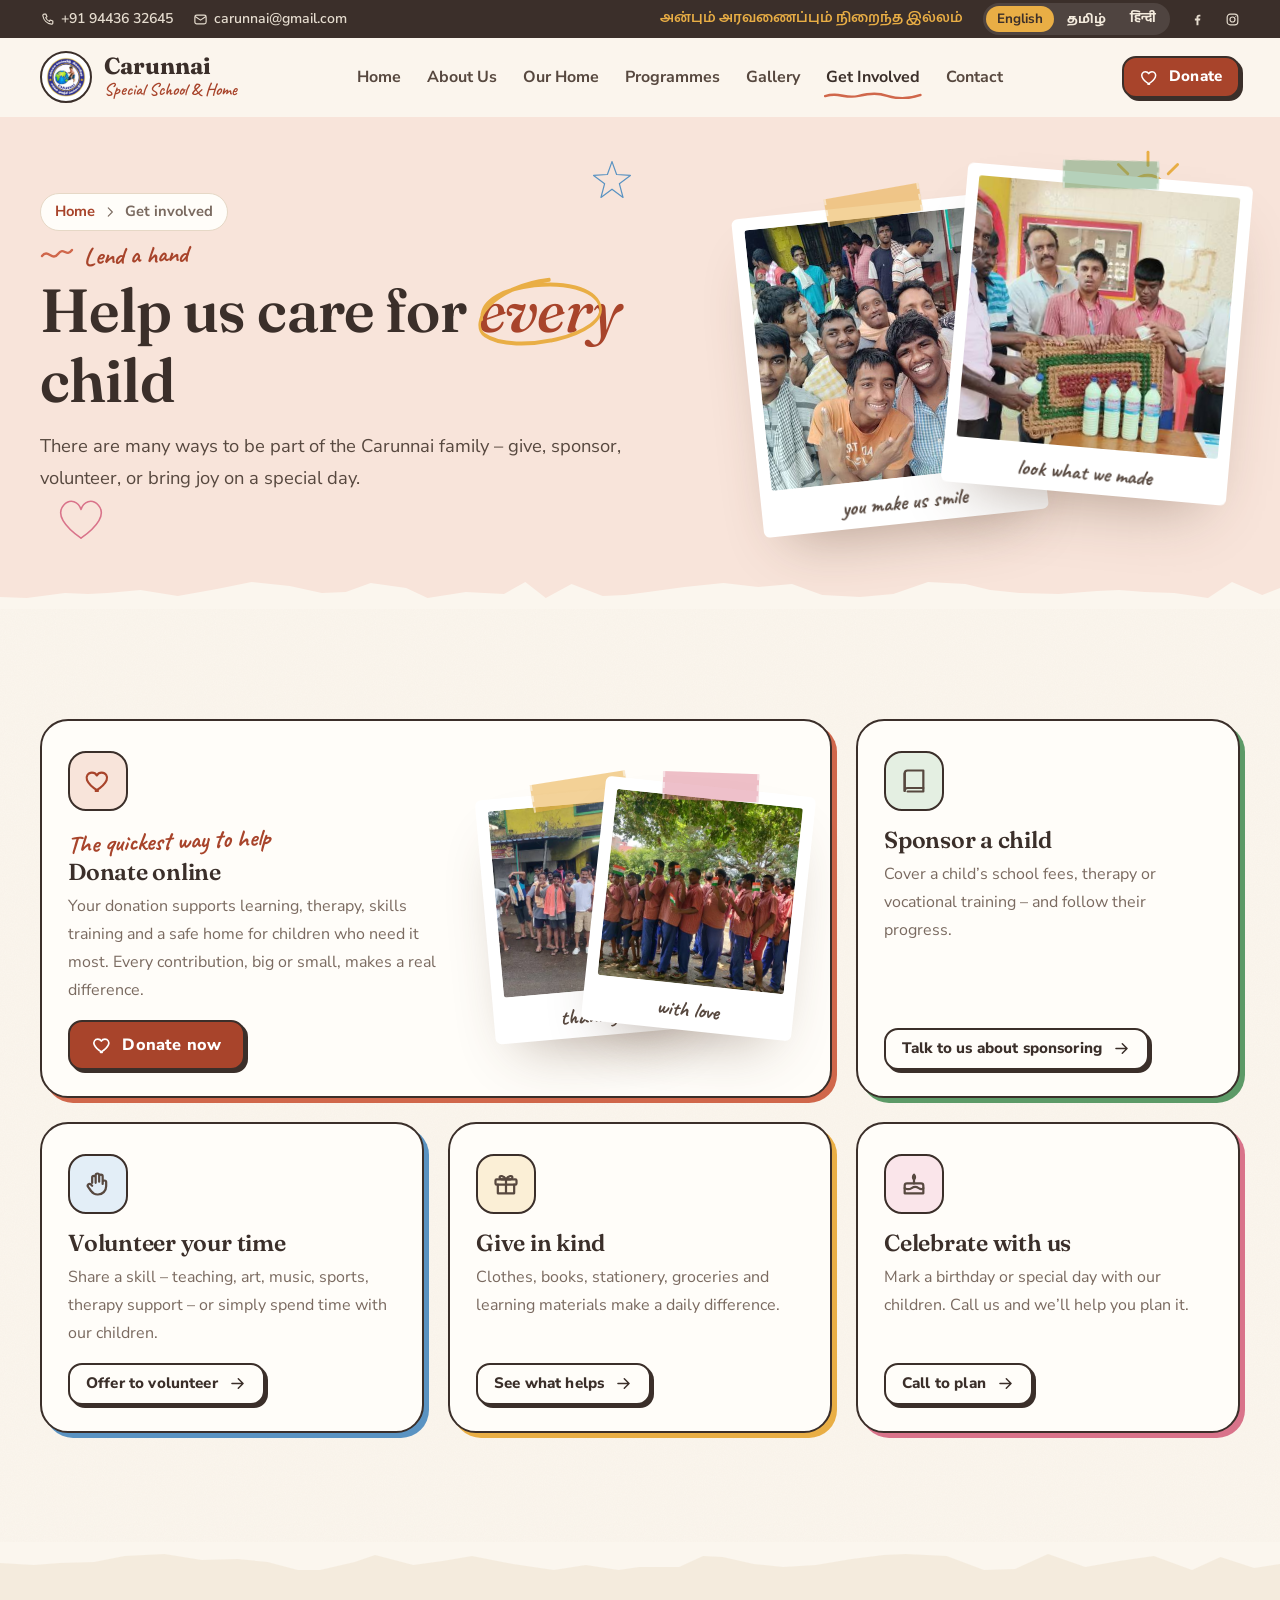
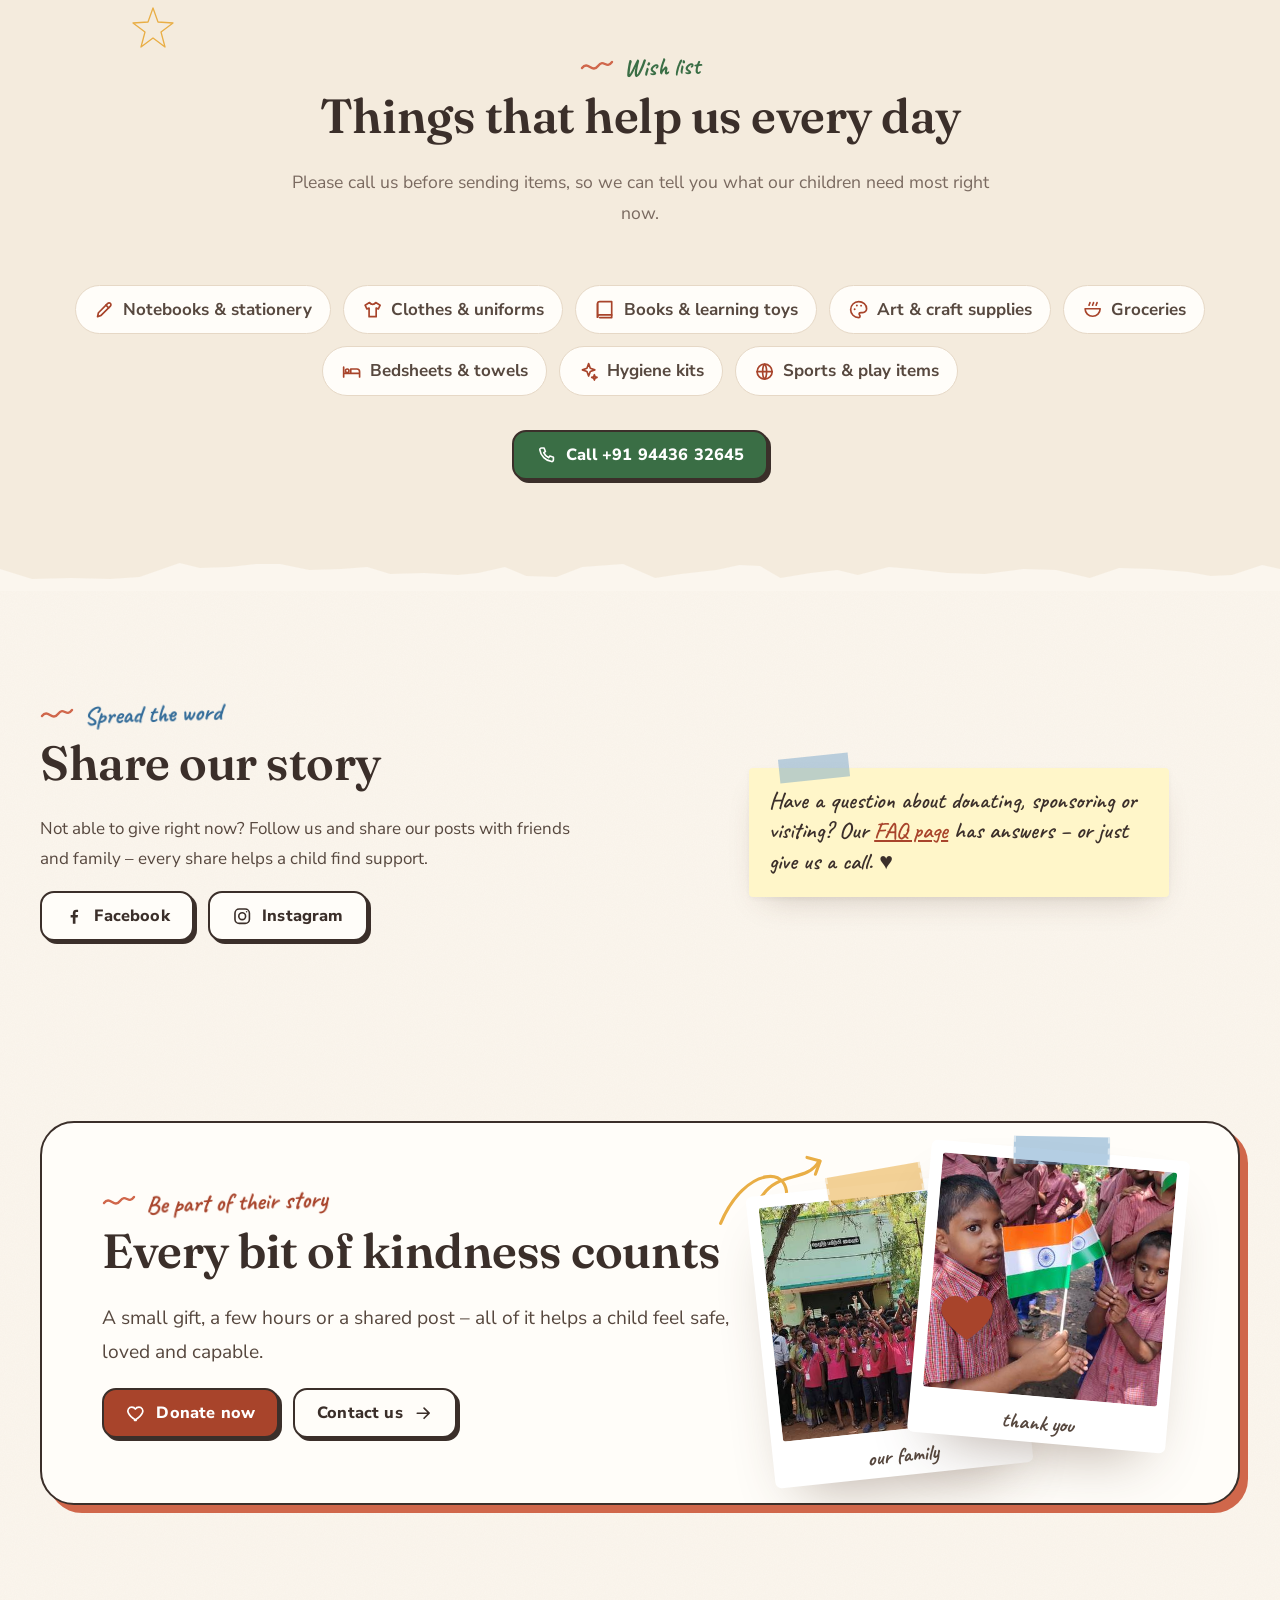
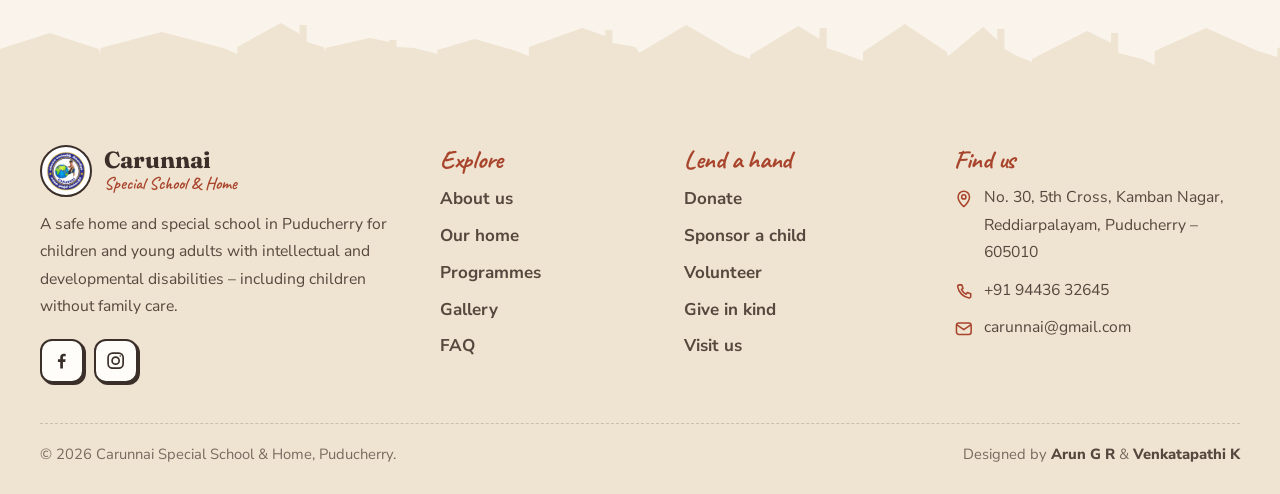
<file: get-involved.html>
<!DOCTYPE html>
<html lang="en" class="no-js">
<head>
  <meta charset="UTF-8">
  <meta name="viewport" content="width=device-width, initial-scale=1">
  <title>Get Involved – Donate, Sponsor or Volunteer | Carunnai</title>
  <meta name="description" content="Donate, sponsor a child, volunteer, give in kind or celebrate a special day with the children of Carunnai Special School & Home, Puducherry.">
  <meta name="theme-color" content="#FBF6EE">
  <link rel="canonical" href="https://carunnaispecialachoolandhome.in/get-involved.html">
  <meta property="og:type" content="website">
  <meta property="og:site_name" content="Carunnai Special School &amp; Home">
  <meta property="og:title" content="Get Involved – Donate, Sponsor or Volunteer | Carunnai">
  <meta property="og:description" content="Donate, sponsor a child, volunteer, give in kind or celebrate a special day with the children of Carunnai Special School & Home, Puducherry.">
  <meta property="og:image" content="https://carunnaispecialachoolandhome.in/assets/img/og-image.jpg">
  <meta property="og:url" content="https://carunnaispecialachoolandhome.in/get-involved.html">
  <meta name="twitter:card" content="summary_large_image">
  <link rel="icon" type="image/png" href="assets/img/logo/favicon.png">
  <link rel="apple-touch-icon" href="assets/img/logo/apple-touch-icon.png">
  <link rel="preconnect" href="https://fonts.googleapis.com">
  <link rel="preconnect" href="https://fonts.gstatic.com" crossorigin>
  <link href="https://fonts.googleapis.com/css2?family=Caveat:wght@600;700&family=Fraunces:ital,opsz,wght@0,9..144,500;0,9..144,600;0,9..144,700;1,9..144,500&family=Hind+Madurai:wght@400;500;600;700&family=Hind:wght@400;500;600;700&family=Nunito+Sans:opsz,wght@6..12,400;6..12,600;6..12,700;6..12,800&display=swap" rel="stylesheet">
  <script>(function(){try{var m=location.search.match(/[?&]lang=(ta|hi)\b/),l=m?m[1]:localStorage.getItem("carunnai-lang");if(l==="ta"||l==="hi"){var d=document.documentElement;d.lang=l;d.className+=" i18n-wait";setTimeout(function(){d.classList.remove("i18n-wait")},2500)}}catch(e){}})();</script>
  <link rel="stylesheet" href="assets/css/style.css">
  <meta name="google-site-verification" content="oLzR3gwIyy2uesXUNwbq5harSB6SQllF6zwD-RBmlJU">
  <script async src="https://www.googletagmanager.com/gtag/js?id=G-LCV3ZL24YF"></script>
  <script>window.dataLayer=window.dataLayer||[];function gtag(){dataLayer.push(arguments);}gtag('js',new Date());gtag('config','G-LCV3ZL24YF');</script>
</head>
<body data-page="involved">

<a class="skip-link" href="#main">Skip to content</a>
<svg width="0" height="0" style="position:absolute" aria-hidden="true" focusable="false"><style>.f{fill:currentColor;stroke:none}</style><symbol id="i-menu" viewBox="0 0 24 24"><path d="M4 7h16M4 12h16M4 17h16"/></symbol><symbol id="i-close" viewBox="0 0 24 24"><path d="M6 6l12 12M18 6L6 18"/></symbol><symbol id="i-heart" viewBox="0 0 24 24"><path d="M12 20.5s-7.5-4.5-9.4-9.2C1.3 8.1 3.4 4.8 6.8 4.8c2 0 3.5 1.1 4.2 2.4.7-1.3 2.2-2.4 4.2-2.4 3.4 0 5.5 3.3 4.2 6.5-1.9 4.7-9.4 9.2-9.4 9.2z"/></symbol><symbol id="i-arrow" viewBox="0 0 24 24"><path d="M5 12h14M13 6l6 6-6 6"/></symbol><symbol id="i-phone" viewBox="0 0 24 24"><path d="M6.5 3.5h3l1.6 4.2-2 1.3a11 11 0 005.9 5.9l1.3-2 4.2 1.6v3a2 2 0 01-2.1 2A16.5 16.5 0 014.5 5.6a2 2 0 012-2.1z"/></symbol><symbol id="i-mail" viewBox="0 0 24 24"><rect x="3" y="5" width="18" height="14" rx="3"/><path d="M4 7.5l8 5.5 8-5.5"/></symbol><symbol id="i-pin" viewBox="0 0 24 24"><path d="M12 21.5s7-6.3 7-11.8a7 7 0 10-14 0c0 5.5 7 11.8 7 11.8z"/><circle cx="12" cy="9.7" r="2.6"/></symbol><symbol id="i-fb" viewBox="0 0 24 24"><path class="f" d="M13.5 21v-7.5h2.6l.4-3h-3V8.6c0-.9.3-1.5 1.5-1.5h1.6V4.4c-.3 0-1.2-.1-2.3-.1-2.3 0-3.9 1.4-3.9 4v2.2H7.8v3h2.6V21z"/></symbol><symbol id="i-ig" viewBox="0 0 24 24"><rect x="3.5" y="3.5" width="17" height="17" rx="5"/><circle cx="12" cy="12" r="4"/><circle cx="17.2" cy="6.8" r=".9" class="f"/></symbol><symbol id="i-chat" viewBox="0 0 24 24"><path d="M4 5.5h16v10.5H9.5L5 20v-4H4z"/><path d="M8 9.5h8M8 12.5h5"/></symbol><symbol id="i-ear" viewBox="0 0 24 24"><path d="M7 9a5 5 0 0110 0c0 3-2.5 3.5-3.2 5.6-.5 1.6-1.2 3.4-3.3 3.4a2.5 2.5 0 01-2.5-2.5"/><path d="M10 9.5a2 2 0 014 0c0 1.2-1 1.6-1.4 2.3"/></symbol><symbol id="i-move" viewBox="0 0 24 24"><circle cx="13.5" cy="4.5" r="2"/><path d="M9 21l2.5-6.5L14 17v4M6.5 11.5l3.5-3 3.5 1 2.5 3.5M11.5 14.5l1.5-5"/></symbol><symbol id="i-eye" viewBox="0 0 24 24"><path d="M2.5 12S6 5.5 12 5.5 21.5 12 21.5 12 18 18.5 12 18.5 2.5 12 2.5 12z"/><circle cx="12" cy="12" r="3"/></symbol><symbol id="i-spark" viewBox="0 0 24 24"><path d="M12 3l1.9 5.1L19 10l-5.1 1.9L12 17l-1.9-5.1L5 10l5.1-1.9z"/><path d="M18.5 15.5l.8 2.2 2.2.8-2.2.8-.8 2.2-.8-2.2-2.2-.8 2.2-.8z"/></symbol><symbol id="i-home" viewBox="0 0 24 24"><path d="M3.5 10.5L12 4l8.5 6.5V20a1 1 0 01-1 1H15v-6H9v6H4.5a1 1 0 01-1-1z"/></symbol><symbol id="i-users" viewBox="0 0 24 24"><circle cx="9" cy="8" r="3.5"/><path d="M2.5 20c.6-3.6 3.3-5.6 6.5-5.6s5.9 2 6.5 5.6"/><circle cx="17" cy="9" r="2.6"/><path d="M17 14.5c2.4 0 4.2 1.6 4.6 4"/></symbol><symbol id="i-scissors" viewBox="0 0 24 24"><circle cx="6" cy="7" r="2.8"/><circle cx="6" cy="17" r="2.8"/><path d="M8.3 8.6L20 19M8.3 15.4L20 5"/></symbol><symbol id="i-leaf" viewBox="0 0 24 24"><path d="M5 19c0-8.5 5.5-14 15-14 0 9.5-5.5 15-14 15z"/><path d="M5 19l8.5-8.5"/></symbol><symbol id="i-monitor" viewBox="0 0 24 24"><rect x="3" y="4" width="18" height="12" rx="2"/><path d="M8 20h8M12 16v4"/></symbol><symbol id="i-briefcase" viewBox="0 0 24 24"><rect x="3" y="7" width="18" height="13" rx="2.5"/><path d="M9 7V5.5A1.5 1.5 0 0110.5 4h3A1.5 1.5 0 0115 5.5V7M3 12.5h18"/></symbol><symbol id="i-palette" viewBox="0 0 24 24"><path d="M12 3a9 9 0 100 18c1.2 0 1.6-.8 1.6-1.5 0-1.2-1-1.5-1-2.6 0-1 .8-1.6 2-1.6h2.1A4.3 4.3 0 0021 11c0-4.6-4-8-9-8z"/><circle cx="7.5" cy="11.5" r="1.1" class="f"/><circle cx="10" cy="7.3" r="1.1" class="f"/><circle cx="14.8" cy="7.5" r="1.1" class="f"/></symbol><symbol id="i-book" viewBox="0 0 24 24"><path d="M4 5.5A2.5 2.5 0 016.5 3H20v15H6.5A2.5 2.5 0 004 20.5z"/><path d="M4 20.5V5.5M20 18v3H6.5"/></symbol><symbol id="i-shield" viewBox="0 0 24 24"><path d="M12 3l8 3v6c0 5-3.5 8-8 9-4.5-1-8-4-8-9V6z"/><path d="M9 12l2 2 4-4"/></symbol><symbol id="i-check" viewBox="0 0 24 24"><path d="M5 12.5l4.5 4.5L19 7.5"/></symbol><symbol id="i-chev" viewBox="0 0 24 24"><path d="M6 9l6 6 6-6"/></symbol><symbol id="i-up" viewBox="0 0 24 24"><path d="M12 19V5M6 11l6-6 6 6"/></symbol><symbol id="i-left" viewBox="0 0 24 24"><path d="M15 5l-7 7 7 7"/></symbol><symbol id="i-right" viewBox="0 0 24 24"><path d="M9 5l7 7-7 7"/></symbol><symbol id="i-star" viewBox="0 0 24 24"><path d="M12 3.5l2.6 5.4 5.9.8-4.3 4.1 1 5.9L12 16.9l-5.2 2.8 1-5.9-4.3-4.1 5.9-.8z"/></symbol><symbol id="i-image" viewBox="0 0 24 24"><rect x="3" y="4" width="18" height="16" rx="3"/><circle cx="9" cy="10" r="2"/><path d="M21 16l-5-5-9 9"/></symbol><symbol id="i-send" viewBox="0 0 24 24"><path d="M4 11.5L20 4l-7.5 16-2.5-6.5z"/><path d="M10 13.5l4-4"/></symbol><symbol id="i-hand" viewBox="0 0 24 24"><path d="M7 11V6.5a1.5 1.5 0 013 0V11M10 10V4.5a1.5 1.5 0 013 0V10M13 10V5.5a1.5 1.5 0 013 0V12M16 10.5a1.5 1.5 0 013 0V14a7 7 0 01-7 7h-.5a6.5 6.5 0 01-5.3-2.8L3.5 14.5a1.6 1.6 0 012.4-2.1L7 13.5"/></symbol><symbol id="i-sun" viewBox="0 0 24 24"><circle cx="12" cy="12" r="4"/><path d="M12 2.5v2M12 19.5v2M2.5 12h2M19.5 12h2M5.3 5.3l1.4 1.4M17.3 17.3l1.4 1.4M5.3 18.7l1.4-1.4M17.3 6.7l1.4-1.4"/></symbol><symbol id="i-music" viewBox="0 0 24 24"><path d="M9 18V5.5l11-2V16"/><circle cx="6.5" cy="18" r="2.5"/><circle cx="17.5" cy="16" r="2.5"/></symbol><symbol id="i-flower" viewBox="0 0 24 24"><circle cx="12" cy="10" r="2.5"/><path d="M12 7.5c0-2.5 1-4 2.5-4S17 5 14.5 7.3M14.5 10c2.5 0 4 1 4 2.5s-1.5 2.5-3.8 0M12 12.5c0 2.5-1 4-2.5 4S7 15 9.5 12.7M9.5 10c-2.5 0-4-1-4-2.5S7 5 9.3 7.5M12 12.5V21M12 17c1.5-1.5 3.5-2 5-1.5"/></symbol><symbol id="i-gift" viewBox="0 0 24 24"><rect x="3" y="8" width="18" height="4.5" rx="1"/><path d="M5 12.5V20h14v-7.5M12 8v12M12 8C10 4.5 6.5 4.5 6.5 6.5S9.5 8 12 8c2.5 0 5.5.5 5.5-1.5S14 4.5 12 8z"/></symbol><symbol id="i-cake" viewBox="0 0 24 24"><path d="M4 20h16v-6.5a2 2 0 00-2-2H6a2 2 0 00-2 2z"/><path d="M4 15.5c2 1.3 4 1.3 6 0s4-1.3 6 0 3 1.3 4 0M12 11.5V8"/><path d="M12 8c-1.2-1-1.2-2.6 0-4 1.2 1.4 1.2 3 0 4z"/></symbol><symbol id="i-shirt" viewBox="0 0 24 24"><path d="M8.5 4L3.5 7l2 4.2 2.5-1V20h8V10.2l2.5 1 2-4.2-5-3c-.8 1.4-2 2.1-3.5 2.1S9.3 5.4 8.5 4z"/></symbol><symbol id="i-clock" viewBox="0 0 24 24"><circle cx="12" cy="12" r="8.5"/><path d="M12 7.5V12l3 2"/></symbol><symbol id="i-share" viewBox="0 0 24 24"><circle cx="6" cy="12" r="2.5"/><circle cx="17.5" cy="6" r="2.5"/><circle cx="17.5" cy="18" r="2.5"/><path d="M8.3 10.8l7-3.6M8.3 13.2l7 3.6"/></symbol><symbol id="i-bed" viewBox="0 0 24 24"><path d="M3 18V7M3 14h18v4M21 14v-2a3 3 0 00-3-3h-7v5"/><circle cx="7" cy="11" r="2"/></symbol><symbol id="i-bowl" viewBox="0 0 24 24"><path d="M3.5 11h17a8.5 8.5 0 01-17 0z"/><path d="M8 7c0-1.5 1-1.5 1-3M12 7c0-1.5 1-1.5 1-3M16 7c0-1.5 1-1.5 1-3"/></symbol><symbol id="i-pencil" viewBox="0 0 24 24"><path d="M4 20l1-4.5L15.5 5a2.1 2.1 0 013 3L8 18.5z"/><path d="M13.5 7l3 3"/></symbol><symbol id="i-ball" viewBox="0 0 24 24"><circle cx="12" cy="12" r="8.5"/><path d="M3.5 12h17M12 3.5c3 3 3 14 0 17M12 3.5c-3 3-3 14 0 17"/></symbol><symbol id="i-plus" viewBox="0 0 24 24"><path d="M12 5v14M5 12h14"/></symbol><symbol id="i-grid" viewBox="0 0 24 24"><rect x="4" y="4" width="7" height="7" rx="1.5"/><rect x="13" y="4" width="7" height="7" rx="1.5"/><rect x="4" y="13" width="7" height="7" rx="1.5"/><rect x="13" y="13" width="7" height="7" rx="1.5"/></symbol><symbol id="i-play" viewBox="0 0 24 24"><circle cx="12" cy="12" r="9"/><path d="M10 8.5v7l5.5-3.5z" class="f"/></symbol><symbol id="i-question" viewBox="0 0 24 24"><circle cx="12" cy="12" r="8.5"/><path d="M9.6 9.3a2.5 2.5 0 014.8 1c0 1.7-2.4 2-2.4 3.6M12 17h.01"/></symbol></svg>
<div class="topbar">
  <div class="container">
    <div class="l">
      <a href="tel:+919443632645"><svg class="icon" aria-hidden="true"><use href="#i-phone"/></svg> +91 94436 32645</a>
      <a href="mailto:carunnai@gmail.com"><svg class="icon" aria-hidden="true"><use href="#i-mail"/></svg> carunnai@gmail.com</a>
    </div>
    <div class="r">
      <span class="ta" lang="ta" data-no-i18n>அன்பும் அரவணைப்பும் நிறைந்த இல்லம்</span>
      <div class="lang-switch" role="group" aria-label="Language / மொழி / भाषा" data-no-i18n><button type="button" data-lang="en" lang="en">English</button><button type="button" data-lang="ta" lang="ta">தமிழ்</button><button type="button" data-lang="hi" lang="hi">हिन्दी</button></div>
      <a href="https://www.facebook.com/carunnai" target="_blank" rel="noopener" aria-label="Facebook"><svg class="icon" aria-hidden="true"><use href="#i-fb"/></svg></a>
      <a href="https://www.instagram.com/carunnaischo" target="_blank" rel="noopener" aria-label="Instagram"><svg class="icon" aria-hidden="true"><use href="#i-ig"/></svg></a>
    </div>
  </div>
</div>
<header class="site-header">
  <div class="container header-inner">
    <a class="brand" href="index.html" aria-label="Carunnai Special School &amp; Home – home"><img src="assets/img/logo/carunnai-logo.png" alt="" width="52" height="52"><span><span class="brand-name" data-no-i18n>Carunnai</span><span class="brand-sub">Special School &amp; Home</span></span></a>
    <nav class="main-nav" id="main-nav" aria-label="Main">
      <ul>
        <li><a data-nav="home" href="index.html">Home</a></li><li><a data-nav="about" href="about.html">About Us</a></li><li><a data-nav="home-life" href="our-home.html">Our Home</a></li><li><a data-nav="programmes" href="programmes.html">Programmes</a></li><li><a data-nav="gallery" href="gallery.html">Gallery</a></li><li><a data-nav="involved" href="get-involved.html">Get Involved</a></li><li><a data-nav="contact" href="contact.html">Contact</a></li>
        <li class="nav-extra nav-lang"><div class="lang-switch" role="group" aria-label="Language / மொழி / भाषा" data-no-i18n><button type="button" data-lang="en" lang="en">English</button><button type="button" data-lang="ta" lang="ta">தமிழ்</button><button type="button" data-lang="hi" lang="hi">हिन्दी</button></div></li>
        <li class="nav-extra"><a class="btn btn-primary" href="https://forms.gle/HYAC22WvpxP9S6yW9" target="_blank" rel="noopener"><svg class="icon beat" aria-hidden="true"><use href="#i-heart"/></svg> Donate</a></li>
      </ul>
    </nav>
    <div class="header-actions">
      <a class="btn btn-primary btn-sm btn-top" href="https://forms.gle/HYAC22WvpxP9S6yW9" target="_blank" rel="noopener"><svg class="icon beat" aria-hidden="true"><use href="#i-heart"/></svg> Donate</a>
      <button class="menu-toggle" aria-controls="main-nav" aria-expanded="false" aria-label="Open menu"><svg class="icon i-open" aria-hidden="true"><use href="#i-menu"/></svg><svg class="icon i-close" aria-hidden="true"><use href="#i-close"/></svg></button>
    </div>
  </div>
</header>
<main id="main">

  <section class="page-hero" style="--hero-bg:var(--terra-1)">
    <svg class="doodle sun spin" viewBox="0 0 100 100" style="width:110px;top:22px;right:6%;color:var(--sun)" aria-hidden="true"><circle pathLength="1" cx="50" cy="50" r="17"/><line pathLength="1" x1="76.0" y1="50.0" x2="88.0" y2="50.0"/><line pathLength="1" x1="68.4" y1="68.4" x2="76.9" y2="76.9"/><line pathLength="1" x1="50.0" y1="76.0" x2="50.0" y2="88.0"/><line pathLength="1" x1="31.6" y1="68.4" x2="23.1" y2="76.9"/><line pathLength="1" x1="24.0" y1="50.0" x2="12.0" y2="50.0"/><line pathLength="1" x1="31.6" y1="31.6" x2="23.1" y2="23.1"/><line pathLength="1" x1="50.0" y1="24.0" x2="50.0" y2="12.0"/><line pathLength="1" x1="68.4" y1="31.6" x2="76.9" y2="23.1"/></svg>
    <svg class="doodle heart bob" viewBox="0 0 100 100" style="width:60px;bottom:60px;left:4%;color:var(--rose)" aria-hidden="true"><path pathLength="1" d="M50 82C22 62 8 42 21 27c11-12 25-6 29 7 4-13 18-19 29-7 13 15-1 35-29 55z"/></svg>
    <svg class="doodle star " viewBox="0 0 100 100" style="width:46px;top:40px;left:46%;color:var(--sky)" aria-hidden="true"><path pathLength="1" d="M50 10l10 28 30 2-24 18 8 30-24-18-24 18 8-30-24-18 30-2z"/></svg>
    <div class="container grid">
      <div data-reveal>
        <nav class="crumbs" aria-label="Breadcrumb"><a href="index.html">Home</a><svg class="icon" aria-hidden="true"><use href="#i-right"/></svg><span aria-current="page">Get involved</span></nav>
        <div class="kicker"><svg viewBox="0 0 34 20" aria-hidden="true"><path d="M2 12c6-8 10 6 16-2s8 4 14-4" fill="none" stroke="currentColor" stroke-width="2.4" stroke-linecap="round"/></svg><span class="hand ">Lend a hand</span></div>
        <h1>Help us care for <span class="mark"><span class=em>every</span><svg class="circle" viewBox="0 0 200 80" preserveAspectRatio="none" aria-hidden="true"><path pathLength="1" d="M22 46C16 14 168 4 186 34c14 26-120 44-160 26C4 50 34 18 116 12"/></svg></span> child</h1>
        <p>There are many ways to be part of the Carunnai family – give, sponsor, volunteer, or bring joy on a special day.</p>
      </div>
      <div class="hero-pics" data-reveal="zoom">
        <figure class="polaroid tape a"><img src="assets/img/gallery/thumbs/g48.jpg" srcset="assets/img/gallery/thumbs/g48.jpg 640w, assets/img/gallery/g48.jpg 1600w" sizes="260px" alt="you make us smile" fetchpriority="high" decoding="async"><figcaption>you make us smile</figcaption></figure>
        <figure class="polaroid tape leaf b"><img src="assets/img/gallery/thumbs/g26.jpg" srcset="assets/img/gallery/thumbs/g26.jpg 640w, assets/img/gallery/g26.jpg 1600w" sizes="260px" alt="look what we made" fetchpriority="high" decoding="async"><figcaption>look what we made</figcaption></figure>
      </div>
    </div>
    <div class="edge bottom paper" aria-hidden="true"><svg viewBox="0 0 1440 36" preserveAspectRatio="none"><path fill="currentColor" d="M0 36V14L0 23L30 24L73 19L99 20L121 19L158 16L200 22L244 15L283 8L326 12L362 19L389 18L417 9L457 14L481 24L524 18L567 20L591 8L614 24L643 10L678 22L703 21L729 18L770 13L814 9L853 13L891 10L925 21L968 23L1005 20L1044 8L1086 10L1114 16L1147 19L1191 20L1234 17L1259 16L1288 18L1321 19L1359 24L1386 8L1420 21L1440 14V36z"/></svg></div>
  </section>
  <section class="section">
    <div class="container">
      <div class="ways">
        <article class="way featured c-terra" id="donate" data-reveal>
          <div>
            <div class="ic"><svg class="icon" aria-hidden="true"><use href="#i-heart"/></svg></div>
            <span class="hand">The quickest way to help</span>
            <h3 class="title-m">Donate online</h3>
            <p>Your donation supports learning, therapy, skills training and a safe home for children who need it most. Every contribution, big or small, makes a real difference.</p>
            <a class="btn btn-primary" href="https://forms.gle/HYAC22WvpxP9S6yW9" target="_blank" rel="noopener"><svg class="icon beat" aria-hidden="true"><use href="#i-heart"/></svg> Donate now</a>
          </div>
          <div class="pics" aria-hidden="true">
            <figure class="polaroid tape a"><img src="assets/img/gallery/thumbs/g47.jpg" srcset="assets/img/gallery/thumbs/g47.jpg 640w, assets/img/gallery/g47.jpg 1600w" sizes="240px" alt="" loading="lazy" decoding="async"><figcaption>thank you!</figcaption></figure>
            <figure class="polaroid tape rose b"><img src="assets/img/gallery/thumbs/g41.jpg" srcset="assets/img/gallery/thumbs/g41.jpg 640w, assets/img/gallery/g41.jpg 1600w" sizes="240px" alt="" loading="lazy" decoding="async"><figcaption>with love</figcaption></figure>
          </div>
        </article>
        <article class="way c-leaf" id="sponsor" data-reveal style="--d:0.00s">
          <div class="ic"><svg class="icon" aria-hidden="true"><use href="#i-book"/></svg></div>
          <h3>Sponsor a child</h3>
          <p>Cover a child’s school fees, therapy or vocational training – and follow their progress.</p>
          <a class="btn btn-sm" href="contact.html">Talk to us about sponsoring <svg class="icon arrow" aria-hidden="true"><use href="#i-arrow"/></svg></a>
        </article>
        <article class="way c-sky" id="volunteer" data-reveal style="--d:0.08s">
          <div class="ic"><svg class="icon" aria-hidden="true"><use href="#i-hand"/></svg></div>
          <h3>Volunteer your time</h3>
          <p>Share a skill – teaching, art, music, sports, therapy support – or simply spend time with our children.</p>
          <a class="btn btn-sm" href="contact.html">Offer to volunteer <svg class="icon arrow" aria-hidden="true"><use href="#i-arrow"/></svg></a>
        </article>
        <article class="way c-sun" id="give" data-reveal style="--d:0.16s">
          <div class="ic"><svg class="icon" aria-hidden="true"><use href="#i-gift"/></svg></div>
          <h3>Give in kind</h3>
          <p>Clothes, books, stationery, groceries and learning materials make a daily difference.</p>
          <a class="btn btn-sm" href="#wishlist">See what helps <svg class="icon arrow" aria-hidden="true"><use href="#i-arrow"/></svg></a>
        </article>
        <article class="way c-rose" id="celebrate" data-reveal style="--d:0.00s">
          <div class="ic"><svg class="icon" aria-hidden="true"><use href="#i-cake"/></svg></div>
          <h3>Celebrate with us</h3>
          <p>Mark a birthday or special day with our children. Call us and we’ll help you plan it.</p>
          <a class="btn btn-sm" href="tel:+919443632645">Call to plan <svg class="icon arrow" aria-hidden="true"><use href="#i-arrow"/></svg></a>
        </article>
      </div>
    </div>
  </section>

  <section class="section band" id="wishlist">
    <div class="edge top paper" aria-hidden="true"><svg viewBox="0 0 1440 36" preserveAspectRatio="none"><path fill="currentColor" d="M0 36V14L0 15L38 13L67 15L106 16L140 22L185 24L227 18L267 19L301 16L335 8L360 8L399 16L422 23L465 13L498 17L531 22L577 14L623 8L659 13L696 8L719 11L764 11L791 22L813 21L848 14L881 11L918 13L958 19L994 23L1019 24L1065 22L1107 8L1142 9L1179 24L1221 11L1259 17L1298 22L1341 8L1373 21L1411 10L1440 14V36z"/></svg></div>
    <svg class="doodle star " viewBox="0 0 100 100" style="width:50px;top:60px;left:10%;color:var(--sun)" aria-hidden="true"><path pathLength="1" d="M50 10l10 28 30 2-24 18 8 30-24-18-24 18 8-30-24-18 30-2z"/></svg>
    <div class="container">
      <div class="head center" data-reveal>
        <div class="kicker"><svg viewBox="0 0 34 20" aria-hidden="true"><path d="M2 12c6-8 10 6 16-2s8 4 14-4" fill="none" stroke="currentColor" stroke-width="2.4" stroke-linecap="round"/></svg><span class="hand leaf">Wish list</span></div>
        <h2 class="title-l">Things that help us every day</h2>
        <p>Please call us before sending items, so we can tell you what our children need most right now.</p>
      </div>
      <div class="wish"><span data-reveal style="--d:0.00s"><svg class="icon" aria-hidden="true"><use href="#i-pencil"/></svg>Notebooks &amp; stationery</span><span data-reveal style="--d:0.04s"><svg class="icon" aria-hidden="true"><use href="#i-shirt"/></svg>Clothes &amp; uniforms</span><span data-reveal style="--d:0.08s"><svg class="icon" aria-hidden="true"><use href="#i-book"/></svg>Books &amp; learning toys</span><span data-reveal style="--d:0.12s"><svg class="icon" aria-hidden="true"><use href="#i-palette"/></svg>Art &amp; craft supplies</span><span data-reveal style="--d:0.16s"><svg class="icon" aria-hidden="true"><use href="#i-bowl"/></svg>Groceries</span><span data-reveal style="--d:0.20s"><svg class="icon" aria-hidden="true"><use href="#i-bed"/></svg>Bedsheets &amp; towels</span><span data-reveal style="--d:0.24s"><svg class="icon" aria-hidden="true"><use href="#i-spark"/></svg>Hygiene kits</span><span data-reveal style="--d:0.28s"><svg class="icon" aria-hidden="true"><use href="#i-ball"/></svg>Sports &amp; play items</span></div>
      <div class="center" style="margin-top:34px"><a class="btn btn-leaf" href="tel:+919443632645"><svg class="icon" aria-hidden="true"><use href="#i-phone"/></svg> Call +91 94436 32645</a></div>
    </div>
    <div class="edge bottom paper" aria-hidden="true"><svg viewBox="0 0 1440 36" preserveAspectRatio="none"><path fill="currentColor" d="M0 36V14L0 14L36 24L80 23L124 24L157 22L202 8L225 13L258 12L288 9L315 9L348 15L384 14L413 12L439 19L477 18L515 20L538 18L568 12L592 21L626 22L655 12L701 9L737 23L766 19L806 15L832 10L855 11L878 23L912 18L942 15L965 20L1000 12L1027 14L1066 18L1108 19L1151 14L1188 15L1226 23L1259 13L1296 14L1337 17L1362 21L1386 20L1420 10L1440 14V36z"/></svg></div>
  </section>

  <section class="section">
    <div class="container split">
      <div data-reveal="left">
        <div class="kicker"><svg viewBox="0 0 34 20" aria-hidden="true"><path d="M2 12c6-8 10 6 16-2s8 4 14-4" fill="none" stroke="currentColor" stroke-width="2.4" stroke-linecap="round"/></svg><span class="hand sky">Spread the word</span></div>
        <h2 class="title-l">Share our story</h2>
        <p>Not able to give right now? Follow us and share our posts with friends and family – every share helps a child find support.</p>
        <div class="btn-row">
          <a class="btn" href="https://www.facebook.com/carunnai" target="_blank" rel="noopener"><svg class="icon" aria-hidden="true"><use href="#i-fb"/></svg> Facebook</a>
          <a class="btn" href="https://www.instagram.com/carunnaischo" target="_blank" rel="noopener"><svg class="icon" aria-hidden="true"><use href="#i-ig"/></svg> Instagram</a>
        </div>
      </div>
      <div class="note-card" data-reveal="right" style="margin-inline:auto">Have a question about donating, sponsoring or visiting? Our <a href="faq.html" style="color:var(--terra-7);text-decoration:underline">FAQ page</a> has answers – or just give us a call. ♥</div>
    </div>
  </section>

  <section class="section" style="padding-top:clamp(40px,6vw,70px)">
    <div class="container">
      <div class="cta-card" data-reveal="zoom">
        <svg class="doodle swirl " viewBox="0 0 100 100" style="width:120px;right:34%;top:14px;color:var(--sun)" aria-hidden="true"><path pathLength="1" d="M8 72c20-48 62-50 54-16-5 22-32 14-20-6 14-22 38-12 48-30"/><path pathLength="1" d="M80 17l11 3-4 11"/></svg>
        <div style="position:relative;z-index:2">
          <div class="kicker"><svg viewBox="0 0 34 20" aria-hidden="true"><path d="M2 12c6-8 10 6 16-2s8 4 14-4" fill="none" stroke="currentColor" stroke-width="2.4" stroke-linecap="round"/></svg><span class="hand ">Be part of their story</span></div>
          <h2 class="title-l">Every bit of kindness counts</h2>
          <p class="lead">A small gift, a few hours or a shared post – all of it helps a child feel safe, loved and capable.</p>
          <div class="btn-row">
            <a class="btn btn-primary" href="https://forms.gle/HYAC22WvpxP9S6yW9" target="_blank" rel="noopener"><svg class="icon beat" aria-hidden="true"><use href="#i-heart"/></svg> Donate now</a>
            <a class="btn" href="contact.html">Contact us <svg class="icon arrow" aria-hidden="true"><use href="#i-arrow"/></svg></a>
          </div>
        </div>
        <div class="art" aria-hidden="true">
          <figure class="polaroid tape a"><img src="assets/img/gallery/thumbs/g12.jpg" srcset="assets/img/gallery/thumbs/g12.jpg 640w, assets/img/gallery/g12.jpg 1600w" sizes="240px" alt="" loading="lazy" decoding="async"><figcaption>our family</figcaption></figure>
          <figure class="polaroid tape sky b"><img src="assets/img/gallery/thumbs/g37.jpg" srcset="assets/img/gallery/thumbs/g37.jpg 640w, assets/img/gallery/g37.jpg 1600w" sizes="240px" alt="" loading="lazy" decoding="async"><figcaption>thank you</figcaption></figure>
          <svg class="heart-big" viewBox="0 0 24 24"><path fill="currentColor" d="M12 20.5s-7.5-4.5-9.4-9.2C1.3 8.1 3.4 4.8 6.8 4.8c2 0 3.5 1.1 4.2 2.4.7-1.3 2.2-2.4 4.2-2.4 3.4 0 5.5 3.3 4.2 6.5-1.9 4.7-9.4 9.2-9.4 9.2z"/></svg>
        </div>
      </div>
    </div>
  </section>
</main>

<footer class="site-footer">
  <div class="roofline" aria-hidden="true"><svg viewBox="0 0 1440 60" preserveAspectRatio="none"><path fill="currentColor" d="M0 60V44L0 32L56 16L111 32L113 38L113 31L182 15L251 31L267 37L267 30L316 6L337 17V8h8v17L364 30L366 36L366 31L416 21L438 25V23h8v7L466 31L492 37L492 33L534 22L577 33L595 39L595 30L655 11L681 19V13h8v13L715 30L719 36L719 36L772 8L826 36L844 42L844 38L898 9L922 22V11h8v20L953 38L971 44L971 35L1018 7L1065 35L1067 41L1067 39L1106 10L1122 23V12h8v20L1144 39L1161 45L1161 42L1223 14L1250 26V16h8v20L1285 42L1299 48L1299 34L1357 11L1415 34L1437 40L1437 31L1488 22L1510 26V24h8v6L1538 31L1553 37L1440 44V60z"/></svg></div>
  <div class="container foot-grid">
    <div class="foot-brand">
      <a class="brand" href="index.html" aria-label="Carunnai Special School &amp; Home – home"><img src="assets/img/logo/carunnai-logo.png" alt="" width="52" height="52"><span><span class="brand-name" data-no-i18n>Carunnai</span><span class="brand-sub">Special School &amp; Home</span></span></a>
      <p>A safe home and special school in Puducherry for children and young adults with intellectual and developmental disabilities – including children without family care.</p>
      <div class="socials">
        <a href="https://www.facebook.com/carunnai" target="_blank" rel="noopener" aria-label="Carunnai on Facebook"><svg class="icon" aria-hidden="true"><use href="#i-fb"/></svg></a>
        <a href="https://www.instagram.com/carunnaischo" target="_blank" rel="noopener" aria-label="Carunnai on Instagram"><svg class="icon" aria-hidden="true"><use href="#i-ig"/></svg></a>
      </div>
    </div>
    <div>
      <h5>Explore</h5>
      <ul class="foot-links">
        <li><a href="about.html">About us</a></li>
        <li><a href="our-home.html">Our home</a></li>
        <li><a href="programmes.html">Programmes</a></li>
        <li><a href="gallery.html">Gallery</a></li>
        <li><a href="faq.html">FAQ</a></li>
      </ul>
    </div>
    <div>
      <h5>Lend a hand</h5>
      <ul class="foot-links">
        <li><a href="https://forms.gle/HYAC22WvpxP9S6yW9" target="_blank" rel="noopener">Donate</a></li>
        <li><a href="get-involved.html#sponsor">Sponsor a child</a></li>
        <li><a href="get-involved.html#volunteer">Volunteer</a></li>
        <li><a href="get-involved.html#give">Give in kind</a></li>
        <li><a href="contact.html">Visit us</a></li>
      </ul>
    </div>
    <div>
      <h5>Find us</h5>
      <ul class="foot-contact">
        <li><svg class="icon" aria-hidden="true"><use href="#i-pin"/></svg><a href="https://maps.app.goo.gl/iSgm5aMuk4SME9ZG8" target="_blank" rel="noopener">No. 30, 5th Cross, Kamban Nagar,<br>Reddiarpalayam, Puducherry – 605010</a></li>
        <li><svg class="icon" aria-hidden="true"><use href="#i-phone"/></svg><a href="tel:+919443632645">+91 94436 32645</a></li>
        <li><svg class="icon" aria-hidden="true"><use href="#i-mail"/></svg><a href="mailto:carunnai@gmail.com">carunnai@gmail.com</a></li>
      </ul>
    </div>
  </div>
  <div class="container foot-bottom">
    <span>&copy; <span data-year>2026</span> Carunnai Special School &amp; Home, Puducherry.</span>
    <span>Designed by <a href="https://www.linkedin.com/in/arun-ganesh-93a665399/" target="_blank" rel="noopener">Arun G R</a> &amp; <a href="https://www.linkedin.com/in/venkatapathi-k-210a252b4/" target="_blank" rel="noopener">Venkatapathi K</a></span>
  </div>
</footer>
<div class="mobile-bar">
  <a class="btn" href="tel:+919443632645"><svg class="icon" aria-hidden="true"><use href="#i-phone"/></svg> Call</a>
  <a class="btn btn-primary" href="https://forms.gle/HYAC22WvpxP9S6yW9" target="_blank" rel="noopener"><svg class="icon" aria-hidden="true"><use href="#i-heart"/></svg> Donate</a>
</div>
<button class="to-top" aria-label="Back to top"><svg class="ring-p" viewBox="0 0 54 54" aria-hidden="true"><circle cx="27" cy="27" r="24"/></svg><svg class="icon" aria-hidden="true"><use href="#i-up"/></svg></button>
<script src="assets/js/i18n-dict.js" defer></script><script src="assets/js/i18n.js" defer></script><script src="assets/js/main.js" defer></script>
</body>
</html>
</file>
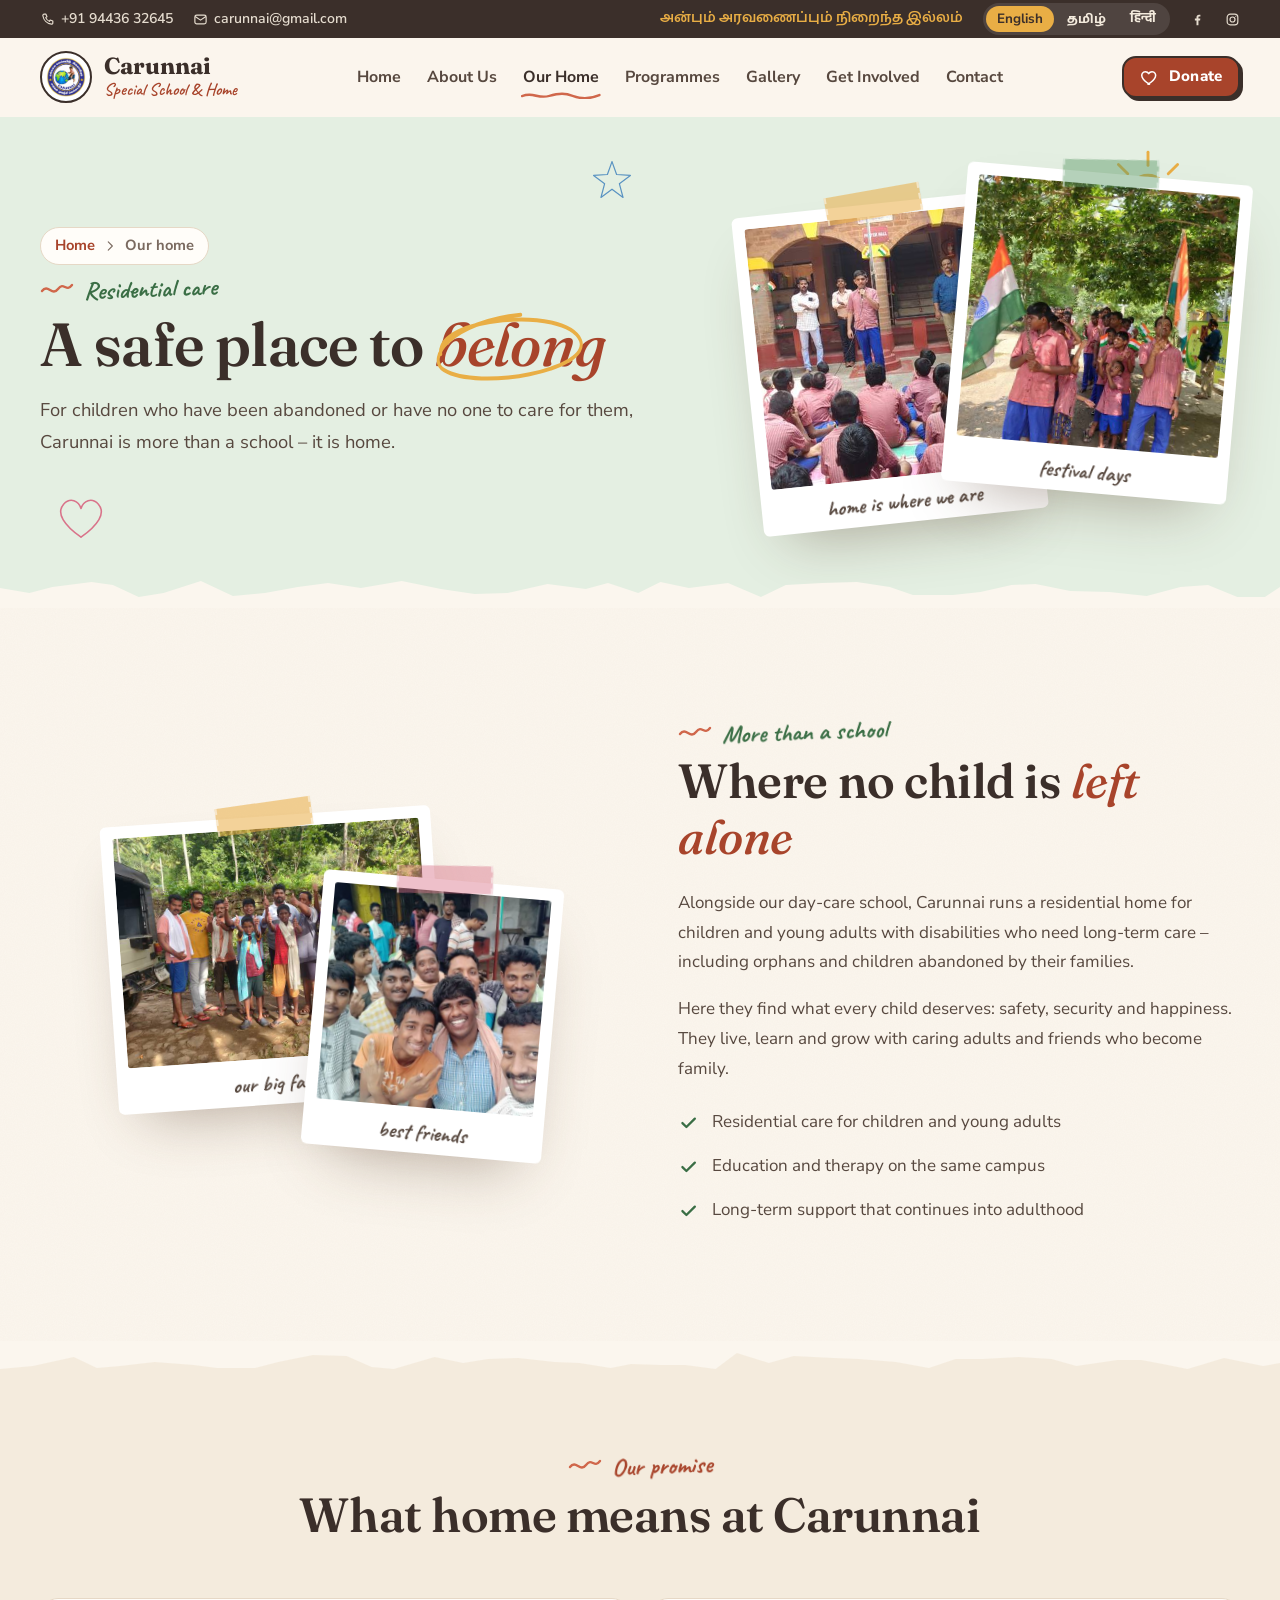
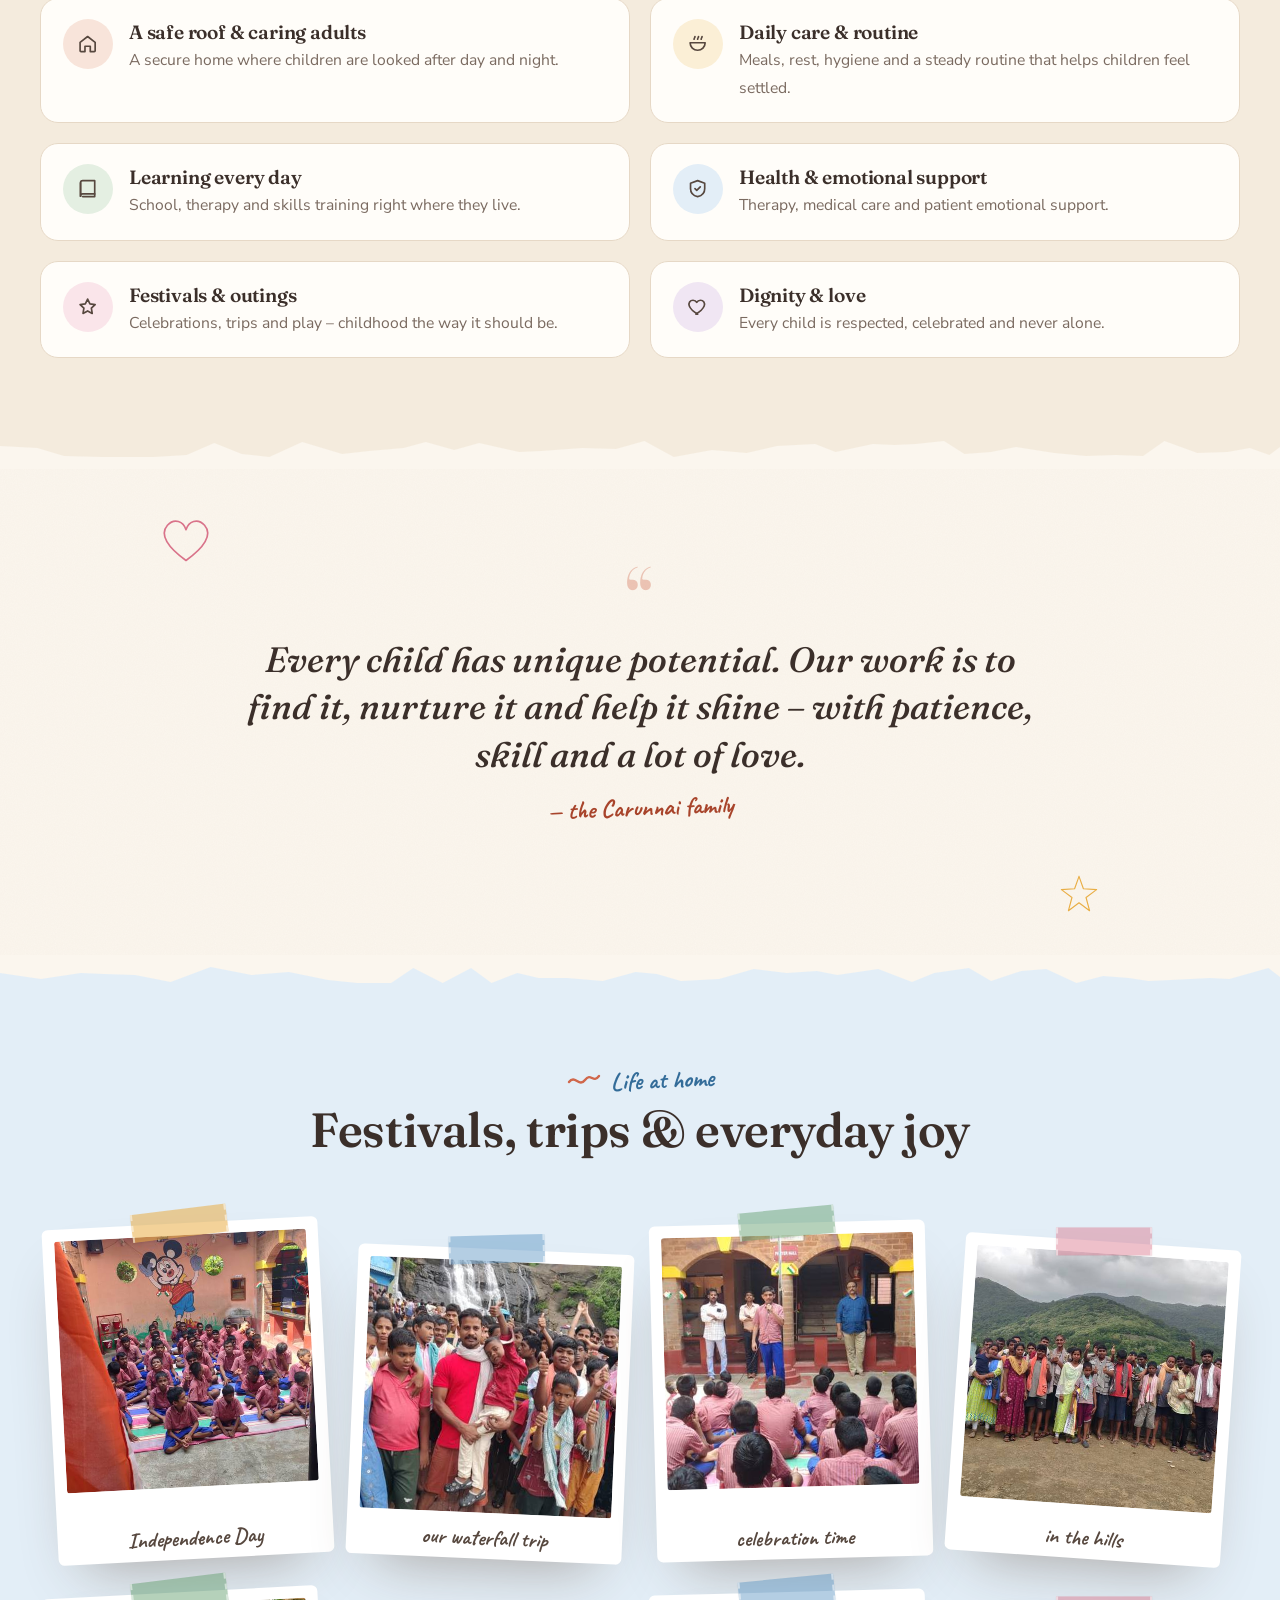
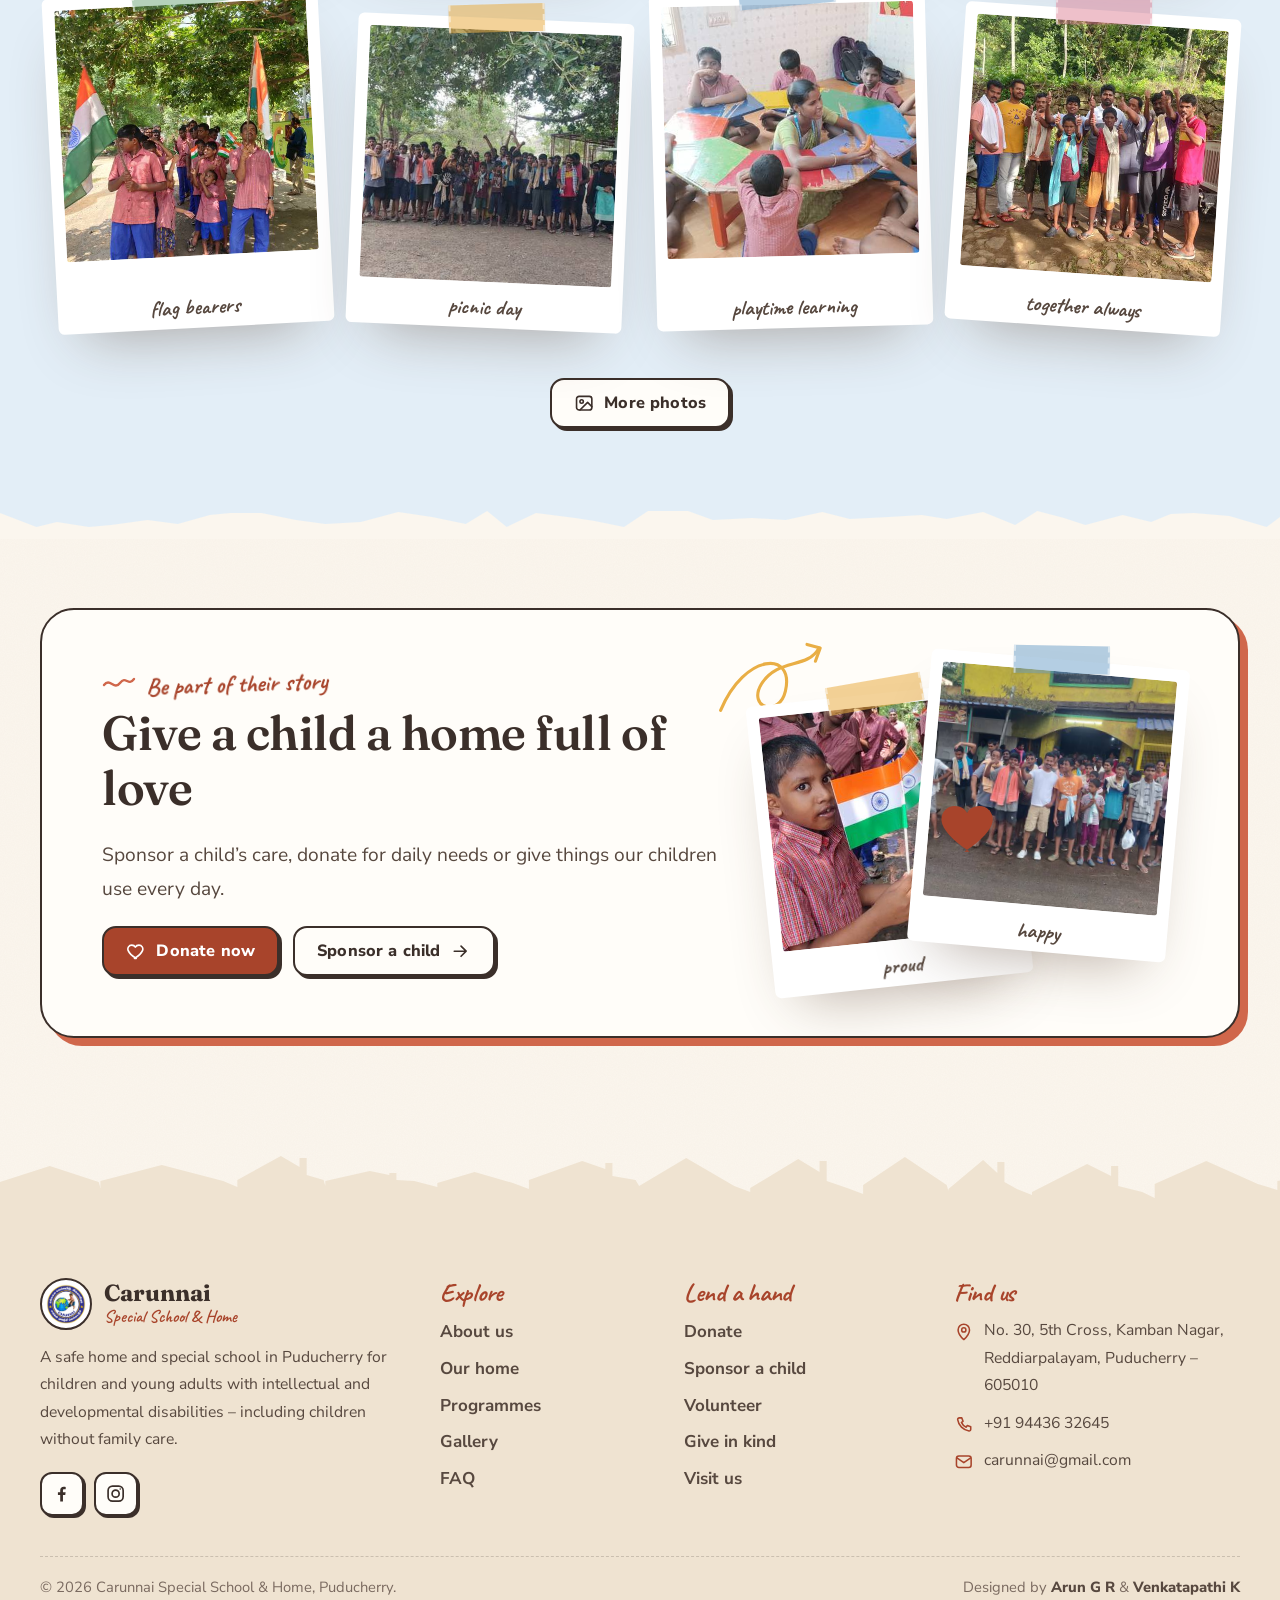
<file: our-home.html>
<!DOCTYPE html>
<html lang="en" class="no-js">
<head>
  <meta charset="UTF-8">
  <meta name="viewport" content="width=device-width, initial-scale=1">
  <title>Our Home – residential care at Carunnai, Puducherry</title>
  <meta name="description" content="Carunnai's residential home gives children with disabilities – including orphaned and abandoned children – safety, care, education and love.">
  <meta name="theme-color" content="#FBF6EE">
  <link rel="canonical" href="https://carunnaispecialachoolandhome.in/our-home.html">
  <meta property="og:type" content="website">
  <meta property="og:site_name" content="Carunnai Special School &amp; Home">
  <meta property="og:title" content="Our Home – residential care at Carunnai, Puducherry">
  <meta property="og:description" content="Carunnai's residential home gives children with disabilities – including orphaned and abandoned children – safety, care, education and love.">
  <meta property="og:image" content="https://carunnaispecialachoolandhome.in/assets/img/og-image.jpg">
  <meta property="og:url" content="https://carunnaispecialachoolandhome.in/our-home.html">
  <meta name="twitter:card" content="summary_large_image">
  <link rel="icon" type="image/png" href="assets/img/logo/favicon.png">
  <link rel="apple-touch-icon" href="assets/img/logo/apple-touch-icon.png">
  <link rel="preconnect" href="https://fonts.googleapis.com">
  <link rel="preconnect" href="https://fonts.gstatic.com" crossorigin>
  <link href="https://fonts.googleapis.com/css2?family=Caveat:wght@600;700&family=Fraunces:ital,opsz,wght@0,9..144,500;0,9..144,600;0,9..144,700;1,9..144,500&family=Hind+Madurai:wght@400;500;600;700&family=Hind:wght@400;500;600;700&family=Nunito+Sans:opsz,wght@6..12,400;6..12,600;6..12,700;6..12,800&display=swap" rel="stylesheet">
  <script>(function(){try{var m=location.search.match(/[?&]lang=(ta|hi)\b/),l=m?m[1]:localStorage.getItem("carunnai-lang");if(l==="ta"||l==="hi"){var d=document.documentElement;d.lang=l;d.className+=" i18n-wait";setTimeout(function(){d.classList.remove("i18n-wait")},2500)}}catch(e){}})();</script>
  <link rel="stylesheet" href="assets/css/style.css">
  <meta name="google-site-verification" content="oLzR3gwIyy2uesXUNwbq5harSB6SQllF6zwD-RBmlJU">
  <script async src="https://www.googletagmanager.com/gtag/js?id=G-LCV3ZL24YF"></script>
  <script>window.dataLayer=window.dataLayer||[];function gtag(){dataLayer.push(arguments);}gtag('js',new Date());gtag('config','G-LCV3ZL24YF');</script>
</head>
<body data-page="home-life">

<a class="skip-link" href="#main">Skip to content</a>
<svg width="0" height="0" style="position:absolute" aria-hidden="true" focusable="false"><style>.f{fill:currentColor;stroke:none}</style><symbol id="i-menu" viewBox="0 0 24 24"><path d="M4 7h16M4 12h16M4 17h16"/></symbol><symbol id="i-close" viewBox="0 0 24 24"><path d="M6 6l12 12M18 6L6 18"/></symbol><symbol id="i-heart" viewBox="0 0 24 24"><path d="M12 20.5s-7.5-4.5-9.4-9.2C1.3 8.1 3.4 4.8 6.8 4.8c2 0 3.5 1.1 4.2 2.4.7-1.3 2.2-2.4 4.2-2.4 3.4 0 5.5 3.3 4.2 6.5-1.9 4.7-9.4 9.2-9.4 9.2z"/></symbol><symbol id="i-arrow" viewBox="0 0 24 24"><path d="M5 12h14M13 6l6 6-6 6"/></symbol><symbol id="i-phone" viewBox="0 0 24 24"><path d="M6.5 3.5h3l1.6 4.2-2 1.3a11 11 0 005.9 5.9l1.3-2 4.2 1.6v3a2 2 0 01-2.1 2A16.5 16.5 0 014.5 5.6a2 2 0 012-2.1z"/></symbol><symbol id="i-mail" viewBox="0 0 24 24"><rect x="3" y="5" width="18" height="14" rx="3"/><path d="M4 7.5l8 5.5 8-5.5"/></symbol><symbol id="i-pin" viewBox="0 0 24 24"><path d="M12 21.5s7-6.3 7-11.8a7 7 0 10-14 0c0 5.5 7 11.8 7 11.8z"/><circle cx="12" cy="9.7" r="2.6"/></symbol><symbol id="i-fb" viewBox="0 0 24 24"><path class="f" d="M13.5 21v-7.5h2.6l.4-3h-3V8.6c0-.9.3-1.5 1.5-1.5h1.6V4.4c-.3 0-1.2-.1-2.3-.1-2.3 0-3.9 1.4-3.9 4v2.2H7.8v3h2.6V21z"/></symbol><symbol id="i-ig" viewBox="0 0 24 24"><rect x="3.5" y="3.5" width="17" height="17" rx="5"/><circle cx="12" cy="12" r="4"/><circle cx="17.2" cy="6.8" r=".9" class="f"/></symbol><symbol id="i-chat" viewBox="0 0 24 24"><path d="M4 5.5h16v10.5H9.5L5 20v-4H4z"/><path d="M8 9.5h8M8 12.5h5"/></symbol><symbol id="i-ear" viewBox="0 0 24 24"><path d="M7 9a5 5 0 0110 0c0 3-2.5 3.5-3.2 5.6-.5 1.6-1.2 3.4-3.3 3.4a2.5 2.5 0 01-2.5-2.5"/><path d="M10 9.5a2 2 0 014 0c0 1.2-1 1.6-1.4 2.3"/></symbol><symbol id="i-move" viewBox="0 0 24 24"><circle cx="13.5" cy="4.5" r="2"/><path d="M9 21l2.5-6.5L14 17v4M6.5 11.5l3.5-3 3.5 1 2.5 3.5M11.5 14.5l1.5-5"/></symbol><symbol id="i-eye" viewBox="0 0 24 24"><path d="M2.5 12S6 5.5 12 5.5 21.5 12 21.5 12 18 18.5 12 18.5 2.5 12 2.5 12z"/><circle cx="12" cy="12" r="3"/></symbol><symbol id="i-spark" viewBox="0 0 24 24"><path d="M12 3l1.9 5.1L19 10l-5.1 1.9L12 17l-1.9-5.1L5 10l5.1-1.9z"/><path d="M18.5 15.5l.8 2.2 2.2.8-2.2.8-.8 2.2-.8-2.2-2.2-.8 2.2-.8z"/></symbol><symbol id="i-home" viewBox="0 0 24 24"><path d="M3.5 10.5L12 4l8.5 6.5V20a1 1 0 01-1 1H15v-6H9v6H4.5a1 1 0 01-1-1z"/></symbol><symbol id="i-users" viewBox="0 0 24 24"><circle cx="9" cy="8" r="3.5"/><path d="M2.5 20c.6-3.6 3.3-5.6 6.5-5.6s5.9 2 6.5 5.6"/><circle cx="17" cy="9" r="2.6"/><path d="M17 14.5c2.4 0 4.2 1.6 4.6 4"/></symbol><symbol id="i-scissors" viewBox="0 0 24 24"><circle cx="6" cy="7" r="2.8"/><circle cx="6" cy="17" r="2.8"/><path d="M8.3 8.6L20 19M8.3 15.4L20 5"/></symbol><symbol id="i-leaf" viewBox="0 0 24 24"><path d="M5 19c0-8.5 5.5-14 15-14 0 9.5-5.5 15-14 15z"/><path d="M5 19l8.5-8.5"/></symbol><symbol id="i-monitor" viewBox="0 0 24 24"><rect x="3" y="4" width="18" height="12" rx="2"/><path d="M8 20h8M12 16v4"/></symbol><symbol id="i-briefcase" viewBox="0 0 24 24"><rect x="3" y="7" width="18" height="13" rx="2.5"/><path d="M9 7V5.5A1.5 1.5 0 0110.5 4h3A1.5 1.5 0 0115 5.5V7M3 12.5h18"/></symbol><symbol id="i-palette" viewBox="0 0 24 24"><path d="M12 3a9 9 0 100 18c1.2 0 1.6-.8 1.6-1.5 0-1.2-1-1.5-1-2.6 0-1 .8-1.6 2-1.6h2.1A4.3 4.3 0 0021 11c0-4.6-4-8-9-8z"/><circle cx="7.5" cy="11.5" r="1.1" class="f"/><circle cx="10" cy="7.3" r="1.1" class="f"/><circle cx="14.8" cy="7.5" r="1.1" class="f"/></symbol><symbol id="i-book" viewBox="0 0 24 24"><path d="M4 5.5A2.5 2.5 0 016.5 3H20v15H6.5A2.5 2.5 0 004 20.5z"/><path d="M4 20.5V5.5M20 18v3H6.5"/></symbol><symbol id="i-shield" viewBox="0 0 24 24"><path d="M12 3l8 3v6c0 5-3.5 8-8 9-4.5-1-8-4-8-9V6z"/><path d="M9 12l2 2 4-4"/></symbol><symbol id="i-check" viewBox="0 0 24 24"><path d="M5 12.5l4.5 4.5L19 7.5"/></symbol><symbol id="i-chev" viewBox="0 0 24 24"><path d="M6 9l6 6 6-6"/></symbol><symbol id="i-up" viewBox="0 0 24 24"><path d="M12 19V5M6 11l6-6 6 6"/></symbol><symbol id="i-left" viewBox="0 0 24 24"><path d="M15 5l-7 7 7 7"/></symbol><symbol id="i-right" viewBox="0 0 24 24"><path d="M9 5l7 7-7 7"/></symbol><symbol id="i-star" viewBox="0 0 24 24"><path d="M12 3.5l2.6 5.4 5.9.8-4.3 4.1 1 5.9L12 16.9l-5.2 2.8 1-5.9-4.3-4.1 5.9-.8z"/></symbol><symbol id="i-image" viewBox="0 0 24 24"><rect x="3" y="4" width="18" height="16" rx="3"/><circle cx="9" cy="10" r="2"/><path d="M21 16l-5-5-9 9"/></symbol><symbol id="i-send" viewBox="0 0 24 24"><path d="M4 11.5L20 4l-7.5 16-2.5-6.5z"/><path d="M10 13.5l4-4"/></symbol><symbol id="i-hand" viewBox="0 0 24 24"><path d="M7 11V6.5a1.5 1.5 0 013 0V11M10 10V4.5a1.5 1.5 0 013 0V10M13 10V5.5a1.5 1.5 0 013 0V12M16 10.5a1.5 1.5 0 013 0V14a7 7 0 01-7 7h-.5a6.5 6.5 0 01-5.3-2.8L3.5 14.5a1.6 1.6 0 012.4-2.1L7 13.5"/></symbol><symbol id="i-sun" viewBox="0 0 24 24"><circle cx="12" cy="12" r="4"/><path d="M12 2.5v2M12 19.5v2M2.5 12h2M19.5 12h2M5.3 5.3l1.4 1.4M17.3 17.3l1.4 1.4M5.3 18.7l1.4-1.4M17.3 6.7l1.4-1.4"/></symbol><symbol id="i-music" viewBox="0 0 24 24"><path d="M9 18V5.5l11-2V16"/><circle cx="6.5" cy="18" r="2.5"/><circle cx="17.5" cy="16" r="2.5"/></symbol><symbol id="i-flower" viewBox="0 0 24 24"><circle cx="12" cy="10" r="2.5"/><path d="M12 7.5c0-2.5 1-4 2.5-4S17 5 14.5 7.3M14.5 10c2.5 0 4 1 4 2.5s-1.5 2.5-3.8 0M12 12.5c0 2.5-1 4-2.5 4S7 15 9.5 12.7M9.5 10c-2.5 0-4-1-4-2.5S7 5 9.3 7.5M12 12.5V21M12 17c1.5-1.5 3.5-2 5-1.5"/></symbol><symbol id="i-gift" viewBox="0 0 24 24"><rect x="3" y="8" width="18" height="4.5" rx="1"/><path d="M5 12.5V20h14v-7.5M12 8v12M12 8C10 4.5 6.5 4.5 6.5 6.5S9.5 8 12 8c2.5 0 5.5.5 5.5-1.5S14 4.5 12 8z"/></symbol><symbol id="i-cake" viewBox="0 0 24 24"><path d="M4 20h16v-6.5a2 2 0 00-2-2H6a2 2 0 00-2 2z"/><path d="M4 15.5c2 1.3 4 1.3 6 0s4-1.3 6 0 3 1.3 4 0M12 11.5V8"/><path d="M12 8c-1.2-1-1.2-2.6 0-4 1.2 1.4 1.2 3 0 4z"/></symbol><symbol id="i-shirt" viewBox="0 0 24 24"><path d="M8.5 4L3.5 7l2 4.2 2.5-1V20h8V10.2l2.5 1 2-4.2-5-3c-.8 1.4-2 2.1-3.5 2.1S9.3 5.4 8.5 4z"/></symbol><symbol id="i-clock" viewBox="0 0 24 24"><circle cx="12" cy="12" r="8.5"/><path d="M12 7.5V12l3 2"/></symbol><symbol id="i-share" viewBox="0 0 24 24"><circle cx="6" cy="12" r="2.5"/><circle cx="17.5" cy="6" r="2.5"/><circle cx="17.5" cy="18" r="2.5"/><path d="M8.3 10.8l7-3.6M8.3 13.2l7 3.6"/></symbol><symbol id="i-bed" viewBox="0 0 24 24"><path d="M3 18V7M3 14h18v4M21 14v-2a3 3 0 00-3-3h-7v5"/><circle cx="7" cy="11" r="2"/></symbol><symbol id="i-bowl" viewBox="0 0 24 24"><path d="M3.5 11h17a8.5 8.5 0 01-17 0z"/><path d="M8 7c0-1.5 1-1.5 1-3M12 7c0-1.5 1-1.5 1-3M16 7c0-1.5 1-1.5 1-3"/></symbol><symbol id="i-pencil" viewBox="0 0 24 24"><path d="M4 20l1-4.5L15.5 5a2.1 2.1 0 013 3L8 18.5z"/><path d="M13.5 7l3 3"/></symbol><symbol id="i-ball" viewBox="0 0 24 24"><circle cx="12" cy="12" r="8.5"/><path d="M3.5 12h17M12 3.5c3 3 3 14 0 17M12 3.5c-3 3-3 14 0 17"/></symbol><symbol id="i-plus" viewBox="0 0 24 24"><path d="M12 5v14M5 12h14"/></symbol><symbol id="i-grid" viewBox="0 0 24 24"><rect x="4" y="4" width="7" height="7" rx="1.5"/><rect x="13" y="4" width="7" height="7" rx="1.5"/><rect x="4" y="13" width="7" height="7" rx="1.5"/><rect x="13" y="13" width="7" height="7" rx="1.5"/></symbol><symbol id="i-play" viewBox="0 0 24 24"><circle cx="12" cy="12" r="9"/><path d="M10 8.5v7l5.5-3.5z" class="f"/></symbol><symbol id="i-question" viewBox="0 0 24 24"><circle cx="12" cy="12" r="8.5"/><path d="M9.6 9.3a2.5 2.5 0 014.8 1c0 1.7-2.4 2-2.4 3.6M12 17h.01"/></symbol></svg>
<div class="topbar">
  <div class="container">
    <div class="l">
      <a href="tel:+919443632645"><svg class="icon" aria-hidden="true"><use href="#i-phone"/></svg> +91 94436 32645</a>
      <a href="mailto:carunnai@gmail.com"><svg class="icon" aria-hidden="true"><use href="#i-mail"/></svg> carunnai@gmail.com</a>
    </div>
    <div class="r">
      <span class="ta" lang="ta" data-no-i18n>அன்பும் அரவணைப்பும் நிறைந்த இல்லம்</span>
      <div class="lang-switch" role="group" aria-label="Language / மொழி / भाषा" data-no-i18n><button type="button" data-lang="en" lang="en">English</button><button type="button" data-lang="ta" lang="ta">தமிழ்</button><button type="button" data-lang="hi" lang="hi">हिन्दी</button></div>
      <a href="https://www.facebook.com/carunnai" target="_blank" rel="noopener" aria-label="Facebook"><svg class="icon" aria-hidden="true"><use href="#i-fb"/></svg></a>
      <a href="https://www.instagram.com/carunnaischo" target="_blank" rel="noopener" aria-label="Instagram"><svg class="icon" aria-hidden="true"><use href="#i-ig"/></svg></a>
    </div>
  </div>
</div>
<header class="site-header">
  <div class="container header-inner">
    <a class="brand" href="index.html" aria-label="Carunnai Special School &amp; Home – home"><img src="assets/img/logo/carunnai-logo.png" alt="" width="52" height="52"><span><span class="brand-name" data-no-i18n>Carunnai</span><span class="brand-sub">Special School &amp; Home</span></span></a>
    <nav class="main-nav" id="main-nav" aria-label="Main">
      <ul>
        <li><a data-nav="home" href="index.html">Home</a></li><li><a data-nav="about" href="about.html">About Us</a></li><li><a data-nav="home-life" href="our-home.html">Our Home</a></li><li><a data-nav="programmes" href="programmes.html">Programmes</a></li><li><a data-nav="gallery" href="gallery.html">Gallery</a></li><li><a data-nav="involved" href="get-involved.html">Get Involved</a></li><li><a data-nav="contact" href="contact.html">Contact</a></li>
        <li class="nav-extra nav-lang"><div class="lang-switch" role="group" aria-label="Language / மொழி / भाषा" data-no-i18n><button type="button" data-lang="en" lang="en">English</button><button type="button" data-lang="ta" lang="ta">தமிழ்</button><button type="button" data-lang="hi" lang="hi">हिन्दी</button></div></li>
        <li class="nav-extra"><a class="btn btn-primary" href="https://forms.gle/HYAC22WvpxP9S6yW9" target="_blank" rel="noopener"><svg class="icon beat" aria-hidden="true"><use href="#i-heart"/></svg> Donate</a></li>
      </ul>
    </nav>
    <div class="header-actions">
      <a class="btn btn-primary btn-sm btn-top" href="https://forms.gle/HYAC22WvpxP9S6yW9" target="_blank" rel="noopener"><svg class="icon beat" aria-hidden="true"><use href="#i-heart"/></svg> Donate</a>
      <button class="menu-toggle" aria-controls="main-nav" aria-expanded="false" aria-label="Open menu"><svg class="icon i-open" aria-hidden="true"><use href="#i-menu"/></svg><svg class="icon i-close" aria-hidden="true"><use href="#i-close"/></svg></button>
    </div>
  </div>
</header>
<main id="main">

  <section class="page-hero" style="--hero-bg:var(--leaf-1)">
    <svg class="doodle sun spin" viewBox="0 0 100 100" style="width:110px;top:22px;right:6%;color:var(--sun)" aria-hidden="true"><circle pathLength="1" cx="50" cy="50" r="17"/><line pathLength="1" x1="76.0" y1="50.0" x2="88.0" y2="50.0"/><line pathLength="1" x1="68.4" y1="68.4" x2="76.9" y2="76.9"/><line pathLength="1" x1="50.0" y1="76.0" x2="50.0" y2="88.0"/><line pathLength="1" x1="31.6" y1="68.4" x2="23.1" y2="76.9"/><line pathLength="1" x1="24.0" y1="50.0" x2="12.0" y2="50.0"/><line pathLength="1" x1="31.6" y1="31.6" x2="23.1" y2="23.1"/><line pathLength="1" x1="50.0" y1="24.0" x2="50.0" y2="12.0"/><line pathLength="1" x1="68.4" y1="31.6" x2="76.9" y2="23.1"/></svg>
    <svg class="doodle heart bob" viewBox="0 0 100 100" style="width:60px;bottom:60px;left:4%;color:var(--rose)" aria-hidden="true"><path pathLength="1" d="M50 82C22 62 8 42 21 27c11-12 25-6 29 7 4-13 18-19 29-7 13 15-1 35-29 55z"/></svg>
    <svg class="doodle star " viewBox="0 0 100 100" style="width:46px;top:40px;left:46%;color:var(--sky)" aria-hidden="true"><path pathLength="1" d="M50 10l10 28 30 2-24 18 8 30-24-18-24 18 8-30-24-18 30-2z"/></svg>
    <div class="container grid">
      <div data-reveal>
        <nav class="crumbs" aria-label="Breadcrumb"><a href="index.html">Home</a><svg class="icon" aria-hidden="true"><use href="#i-right"/></svg><span aria-current="page">Our home</span></nav>
        <div class="kicker"><svg viewBox="0 0 34 20" aria-hidden="true"><path d="M2 12c6-8 10 6 16-2s8 4 14-4" fill="none" stroke="currentColor" stroke-width="2.4" stroke-linecap="round"/></svg><span class="hand leaf">Residential care</span></div>
        <h1>A safe place to <span class="mark"><span class=em>belong</span><svg class="circle" viewBox="0 0 200 80" preserveAspectRatio="none" aria-hidden="true"><path pathLength="1" d="M22 46C16 14 168 4 186 34c14 26-120 44-160 26C4 50 34 18 116 12"/></svg></span></h1>
        <p>For children who have been abandoned or have no one to care for them, Carunnai is more than a school – it is home.</p>
      </div>
      <div class="hero-pics" data-reveal="zoom">
        <figure class="polaroid tape a"><img src="assets/img/gallery/thumbs/g36.jpg" srcset="assets/img/gallery/thumbs/g36.jpg 640w, assets/img/gallery/g36.jpg 1600w" sizes="260px" alt="home is where we are" fetchpriority="high" decoding="async"><figcaption>home is where we are</figcaption></figure>
        <figure class="polaroid tape leaf b"><img src="assets/img/gallery/thumbs/g42.jpg" srcset="assets/img/gallery/thumbs/g42.jpg 640w, assets/img/gallery/g42.jpg 1600w" sizes="260px" alt="festival days" fetchpriority="high" decoding="async"><figcaption>festival days</figcaption></figure>
      </div>
    </div>
    <div class="edge bottom paper" aria-hidden="true"><svg viewBox="0 0 1440 36" preserveAspectRatio="none"><path fill="currentColor" d="M0 36V14L0 15L33 20L59 14L103 9L127 12L156 24L184 20L226 8L262 23L298 20L335 14L369 10L406 15L452 8L496 16L534 21L571 20L616 11L659 16L684 10L718 20L743 9L775 15L819 10L856 24L884 12L925 10L964 9L1001 14L1027 22L1072 22L1103 19L1138 12L1165 11L1204 18L1248 19L1290 23L1328 14L1359 12L1392 24L1423 24L1440 14V36z"/></svg></div>
  </section>
  <section class="section">
    <div class="container split rev">
      <div data-reveal="right">
        <div class="kicker"><svg viewBox="0 0 34 20" aria-hidden="true"><path d="M2 12c6-8 10 6 16-2s8 4 14-4" fill="none" stroke="currentColor" stroke-width="2.4" stroke-linecap="round"/></svg><span class="hand leaf">More than a school</span></div>
        <h2 class="title-l">Where no child is <span class="em">left alone</span></h2>
        <p>Alongside our day-care school, Carunnai runs a residential home for children and young adults with disabilities who need long-term care – including orphans and children abandoned by their families.</p>
        <p>Here they find what every child deserves: safety, security and happiness. They live, learn and grow with caring adults and friends who become family.</p>
        <ul class="check-list"><li><svg class="icon" aria-hidden="true"><use href="#i-check"/></svg><span>Residential care for children and young adults</span></li><li><svg class="icon" aria-hidden="true"><use href="#i-check"/></svg><span>Education and therapy on the same campus</span></li><li><svg class="icon" aria-hidden="true"><use href="#i-check"/></svg><span>Long-term support that continues into adulthood</span></li></ul>
      </div>
      <div class="photo-stack" data-reveal="left">
        <figure class="polaroid tape a wide"><img src="assets/img/gallery/thumbs/g46.jpg" srcset="assets/img/gallery/thumbs/g46.jpg 640w, assets/img/gallery/g46.jpg 1600w" sizes="(max-width: 900px) 70vw, 400px" alt="Children and staff together during an outing" loading="lazy" decoding="async"><figcaption>our big family</figcaption></figure>
        <figure class="polaroid tape rose b"><img src="assets/img/gallery/thumbs/g48.jpg" srcset="assets/img/gallery/thumbs/g48.jpg 640w, assets/img/gallery/g48.jpg 1600w" sizes="260px" alt="A happy group selfie of children and staff" loading="lazy" decoding="async"><figcaption>best friends</figcaption></figure>
      </div>
    </div>
  </section>

  <section class="section band">
    <div class="edge top paper" aria-hidden="true"><svg viewBox="0 0 1440 36" preserveAspectRatio="none"><path fill="currentColor" d="M0 36V14L0 8L37 11L83 20L109 9L135 11L174 15L218 12L244 9L287 9L313 15L352 22L390 21L418 10L443 8L489 20L521 14L549 18L583 19L624 15L652 14L687 9L710 13L743 12L771 12L805 8L829 24L865 14L893 21L938 19L966 18L1008 15L1045 9L1075 18L1106 18L1146 20L1183 18L1211 11L1257 17L1284 17L1308 13L1336 8L1377 19L1421 11L1440 14V36z"/></svg></div>
    <div class="container">
      <div class="head center" data-reveal>
        <div class="kicker"><svg viewBox="0 0 34 20" aria-hidden="true"><path d="M2 12c6-8 10 6 16-2s8 4 14-4" fill="none" stroke="currentColor" stroke-width="2.4" stroke-linecap="round"/></svg><span class="hand ">Our promise</span></div>
        <h2 class="title-l">What home means at Carunnai</h2>
      </div>
      <ul class="promise">
        <li class="c-terra" data-reveal style="--d:0.00s"><span class="ic"><svg class="icon" aria-hidden="true"><use href="#i-home"/></svg></span><div><h4>A safe roof &amp; caring adults</h4><p>A secure home where children are looked after day and night.</p></div></li>
        <li class="c-sun" data-reveal style="--d:0.08s"><span class="ic"><svg class="icon" aria-hidden="true"><use href="#i-bowl"/></svg></span><div><h4>Daily care &amp; routine</h4><p>Meals, rest, hygiene and a steady routine that helps children feel settled.</p></div></li>
        <li class="c-leaf" data-reveal style="--d:0.00s"><span class="ic"><svg class="icon" aria-hidden="true"><use href="#i-book"/></svg></span><div><h4>Learning every day</h4><p>School, therapy and skills training right where they live.</p></div></li>
        <li class="c-sky" data-reveal style="--d:0.08s"><span class="ic"><svg class="icon" aria-hidden="true"><use href="#i-shield"/></svg></span><div><h4>Health &amp; emotional support</h4><p>Therapy, medical care and patient emotional support.</p></div></li>
        <li class="c-rose" data-reveal style="--d:0.00s"><span class="ic"><svg class="icon" aria-hidden="true"><use href="#i-star"/></svg></span><div><h4>Festivals &amp; outings</h4><p>Celebrations, trips and play – childhood the way it should be.</p></div></li>
        <li class="c-plum" data-reveal style="--d:0.08s"><span class="ic"><svg class="icon" aria-hidden="true"><use href="#i-heart"/></svg></span><div><h4>Dignity &amp; love</h4><p>Every child is respected, celebrated and never alone.</p></div></li>
      </ul>
    </div>
    <div class="edge bottom paper" aria-hidden="true"><svg viewBox="0 0 1440 36" preserveAspectRatio="none"><path fill="currentColor" d="M0 36V14L0 13L42 15L72 23L114 24L141 24L173 24L210 22L241 10L272 21L303 24L340 9L385 21L415 18L454 15L479 9L511 17L539 10L584 19L609 18L655 15L693 16L725 8L758 24L801 17L840 20L874 13L917 11L940 19L982 11L1006 12L1030 11L1062 8L1085 21L1115 19L1143 14L1186 20L1222 23L1255 22L1286 23L1310 8L1347 20L1381 19L1406 15L1428 22L1440 14V36z"/></svg></div>
  </section>

  <section class="section">
    <svg class="doodle heart bob" viewBox="0 0 100 100" style="width:64px;top:40px;left:12%;color:var(--rose)" aria-hidden="true"><path pathLength="1" d="M50 82C22 62 8 42 21 27c11-12 25-6 29 7 4-13 18-19 29-7 13 15-1 35-29 55z"/></svg>
    <svg class="doodle star " viewBox="0 0 100 100" style="width:44px;bottom:40px;right:14%;color:var(--sun)" aria-hidden="true"><path pathLength="1" d="M50 10l10 28 30 2-24 18 8 30-24-18-24 18 8-30-24-18 30-2z"/></svg>
    <div class="container quote-block" data-reveal>
      <span class="qm" aria-hidden="true">“</span>
      <blockquote>Every child has unique potential. Our work is to find it, nurture it and help it shine – with patience, skill and a lot of love.</blockquote>
      <p class="hand" style="margin-top:16px">— the Carunnai family</p>
    </div>
  </section>

  <section class="section band-sky">
    <div class="edge top paper" aria-hidden="true"><svg viewBox="0 0 1440 36" preserveAspectRatio="none"><path fill="currentColor" d="M0 36V14L0 18L46 12L91 18L117 17L152 16L192 9L237 24L283 16L325 19L369 11L402 8L440 8L465 23L498 8L530 23L553 8L582 18L606 13L638 13L678 10L715 19L739 17L766 10L809 12L848 22L885 18L919 20L942 16L988 22L1026 9L1051 18L1090 23L1115 10L1149 20L1177 22L1211 8L1241 15L1270 13L1292 10L1317 11L1361 13L1383 12L1427 23L1440 14V36z"/></svg></div>
    <div class="container">
      <div class="head center" data-reveal>
        <div class="kicker"><svg viewBox="0 0 34 20" aria-hidden="true"><path d="M2 12c6-8 10 6 16-2s8 4 14-4" fill="none" stroke="currentColor" stroke-width="2.4" stroke-linecap="round"/></svg><span class="hand sky">Life at home</span></div>
        <h2 class="title-l">Festivals, trips &amp; everyday joy</h2>
      </div>
      <div class="wall"><figure class="polaroid tape " data-reveal="tilt" style="--d:0.00s"><img src="assets/img/gallery/thumbs/g39.jpg" srcset="assets/img/gallery/thumbs/g39.jpg 640w, assets/img/gallery/g39.jpg 1600w" sizes="(max-width: 700px) 60vw, 26vw" alt="Independence Day" loading="lazy" decoding="async"><figcaption>Independence Day</figcaption></figure><figure class="polaroid tape sky " data-reveal="tilt" style="--d:0.07s"><img src="assets/img/gallery/thumbs/g44.jpg" srcset="assets/img/gallery/thumbs/g44.jpg 640w, assets/img/gallery/g44.jpg 1600w" sizes="(max-width: 700px) 60vw, 26vw" alt="our waterfall trip" loading="lazy" decoding="async"><figcaption>our waterfall trip</figcaption></figure><figure class="polaroid tape leaf " data-reveal="tilt" style="--d:0.14s"><img src="assets/img/gallery/thumbs/g36.jpg" srcset="assets/img/gallery/thumbs/g36.jpg 640w, assets/img/gallery/g36.jpg 1600w" sizes="(max-width: 700px) 60vw, 26vw" alt="celebration time" loading="lazy" decoding="async"><figcaption>celebration time</figcaption></figure><figure class="polaroid tape rose " data-reveal="tilt" style="--d:0.21s"><img src="assets/img/gallery/thumbs/g49.jpg" srcset="assets/img/gallery/thumbs/g49.jpg 640w, assets/img/gallery/g49.jpg 1600w" sizes="(max-width: 700px) 60vw, 26vw" alt="in the hills" loading="lazy" decoding="async"><figcaption>in the hills</figcaption></figure><figure class="polaroid tape leaf " data-reveal="tilt" style="--d:0.00s"><img src="assets/img/gallery/thumbs/g42.jpg" srcset="assets/img/gallery/thumbs/g42.jpg 640w, assets/img/gallery/g42.jpg 1600w" sizes="(max-width: 700px) 60vw, 26vw" alt="flag bearers" loading="lazy" decoding="async"><figcaption>flag bearers</figcaption></figure><figure class="polaroid tape " data-reveal="tilt" style="--d:0.07s"><img src="assets/img/gallery/thumbs/g45.jpg" srcset="assets/img/gallery/thumbs/g45.jpg 640w, assets/img/gallery/g45.jpg 1600w" sizes="(max-width: 700px) 60vw, 26vw" alt="picnic day" loading="lazy" decoding="async"><figcaption>picnic day</figcaption></figure><figure class="polaroid tape sky " data-reveal="tilt" style="--d:0.14s"><img src="assets/img/gallery/thumbs/g28.jpg" srcset="assets/img/gallery/thumbs/g28.jpg 640w, assets/img/gallery/g28.jpg 1600w" sizes="(max-width: 700px) 60vw, 26vw" alt="playtime learning" loading="lazy" decoding="async"><figcaption>playtime learning</figcaption></figure><figure class="polaroid tape rose " data-reveal="tilt" style="--d:0.21s"><img src="assets/img/gallery/thumbs/g46.jpg" srcset="assets/img/gallery/thumbs/g46.jpg 640w, assets/img/gallery/g46.jpg 1600w" sizes="(max-width: 700px) 60vw, 26vw" alt="together always" loading="lazy" decoding="async"><figcaption>together always</figcaption></figure>
      </div>
      <div class="center" style="margin-top:40px"><a class="btn" href="gallery.html"><svg class="icon" aria-hidden="true"><use href="#i-image"/></svg> More photos</a></div>
    </div>
    <div class="edge bottom paper" aria-hidden="true"><svg viewBox="0 0 1440 36" preserveAspectRatio="none"><path fill="currentColor" d="M0 36V14L0 10L41 24L64 19L100 24L125 22L166 17L200 21L236 12L259 10L294 10L333 17L366 21L406 19L448 9L486 14L524 21L548 8L570 24L603 10L647 15L669 18L702 24L729 8L774 8L802 17L846 15L884 17L925 9L956 16L1000 14L1037 12L1065 16L1106 9L1142 22L1167 8L1197 15L1221 22L1263 12L1295 19L1317 11L1343 10L1383 13L1425 24L1440 14V36z"/></svg></div>
  </section>

  <section class="section" style="padding-top:clamp(40px,6vw,70px)">
    <div class="container">
      <div class="cta-card" data-reveal="zoom">
        <svg class="doodle swirl " viewBox="0 0 100 100" style="width:120px;right:34%;top:14px;color:var(--sun)" aria-hidden="true"><path pathLength="1" d="M8 72c20-48 62-50 54-16-5 22-32 14-20-6 14-22 38-12 48-30"/><path pathLength="1" d="M80 17l11 3-4 11"/></svg>
        <div style="position:relative;z-index:2">
          <div class="kicker"><svg viewBox="0 0 34 20" aria-hidden="true"><path d="M2 12c6-8 10 6 16-2s8 4 14-4" fill="none" stroke="currentColor" stroke-width="2.4" stroke-linecap="round"/></svg><span class="hand ">Be part of their story</span></div>
          <h2 class="title-l">Give a child a home full of love</h2>
          <p class="lead">Sponsor a child’s care, donate for daily needs or give things our children use every day.</p>
          <div class="btn-row">
            <a class="btn btn-primary" href="https://forms.gle/HYAC22WvpxP9S6yW9" target="_blank" rel="noopener"><svg class="icon beat" aria-hidden="true"><use href="#i-heart"/></svg> Donate now</a>
            <a class="btn" href="get-involved.html#sponsor">Sponsor a child <svg class="icon arrow" aria-hidden="true"><use href="#i-arrow"/></svg></a>
          </div>
        </div>
        <div class="art" aria-hidden="true">
          <figure class="polaroid tape a"><img src="assets/img/gallery/thumbs/g37.jpg" srcset="assets/img/gallery/thumbs/g37.jpg 640w, assets/img/gallery/g37.jpg 1600w" sizes="240px" alt="" loading="lazy" decoding="async"><figcaption>proud</figcaption></figure>
          <figure class="polaroid tape sky b"><img src="assets/img/gallery/thumbs/g47.jpg" srcset="assets/img/gallery/thumbs/g47.jpg 640w, assets/img/gallery/g47.jpg 1600w" sizes="240px" alt="" loading="lazy" decoding="async"><figcaption>happy</figcaption></figure>
          <svg class="heart-big" viewBox="0 0 24 24"><path fill="currentColor" d="M12 20.5s-7.5-4.5-9.4-9.2C1.3 8.1 3.4 4.8 6.8 4.8c2 0 3.5 1.1 4.2 2.4.7-1.3 2.2-2.4 4.2-2.4 3.4 0 5.5 3.3 4.2 6.5-1.9 4.7-9.4 9.2-9.4 9.2z"/></svg>
        </div>
      </div>
    </div>
  </section>
</main>

<footer class="site-footer">
  <div class="roofline" aria-hidden="true"><svg viewBox="0 0 1440 60" preserveAspectRatio="none"><path fill="currentColor" d="M0 60V44L0 32L56 16L111 32L113 38L113 31L182 15L251 31L267 37L267 30L316 6L337 17V8h8v17L364 30L366 36L366 31L416 21L438 25V23h8v7L466 31L492 37L492 33L534 22L577 33L595 39L595 30L655 11L681 19V13h8v13L715 30L719 36L719 36L772 8L826 36L844 42L844 38L898 9L922 22V11h8v20L953 38L971 44L971 35L1018 7L1065 35L1067 41L1067 39L1106 10L1122 23V12h8v20L1144 39L1161 45L1161 42L1223 14L1250 26V16h8v20L1285 42L1299 48L1299 34L1357 11L1415 34L1437 40L1437 31L1488 22L1510 26V24h8v6L1538 31L1553 37L1440 44V60z"/></svg></div>
  <div class="container foot-grid">
    <div class="foot-brand">
      <a class="brand" href="index.html" aria-label="Carunnai Special School &amp; Home – home"><img src="assets/img/logo/carunnai-logo.png" alt="" width="52" height="52"><span><span class="brand-name" data-no-i18n>Carunnai</span><span class="brand-sub">Special School &amp; Home</span></span></a>
      <p>A safe home and special school in Puducherry for children and young adults with intellectual and developmental disabilities – including children without family care.</p>
      <div class="socials">
        <a href="https://www.facebook.com/carunnai" target="_blank" rel="noopener" aria-label="Carunnai on Facebook"><svg class="icon" aria-hidden="true"><use href="#i-fb"/></svg></a>
        <a href="https://www.instagram.com/carunnaischo" target="_blank" rel="noopener" aria-label="Carunnai on Instagram"><svg class="icon" aria-hidden="true"><use href="#i-ig"/></svg></a>
      </div>
    </div>
    <div>
      <h5>Explore</h5>
      <ul class="foot-links">
        <li><a href="about.html">About us</a></li>
        <li><a href="our-home.html">Our home</a></li>
        <li><a href="programmes.html">Programmes</a></li>
        <li><a href="gallery.html">Gallery</a></li>
        <li><a href="faq.html">FAQ</a></li>
      </ul>
    </div>
    <div>
      <h5>Lend a hand</h5>
      <ul class="foot-links">
        <li><a href="https://forms.gle/HYAC22WvpxP9S6yW9" target="_blank" rel="noopener">Donate</a></li>
        <li><a href="get-involved.html#sponsor">Sponsor a child</a></li>
        <li><a href="get-involved.html#volunteer">Volunteer</a></li>
        <li><a href="get-involved.html#give">Give in kind</a></li>
        <li><a href="contact.html">Visit us</a></li>
      </ul>
    </div>
    <div>
      <h5>Find us</h5>
      <ul class="foot-contact">
        <li><svg class="icon" aria-hidden="true"><use href="#i-pin"/></svg><a href="https://maps.app.goo.gl/iSgm5aMuk4SME9ZG8" target="_blank" rel="noopener">No. 30, 5th Cross, Kamban Nagar,<br>Reddiarpalayam, Puducherry – 605010</a></li>
        <li><svg class="icon" aria-hidden="true"><use href="#i-phone"/></svg><a href="tel:+919443632645">+91 94436 32645</a></li>
        <li><svg class="icon" aria-hidden="true"><use href="#i-mail"/></svg><a href="mailto:carunnai@gmail.com">carunnai@gmail.com</a></li>
      </ul>
    </div>
  </div>
  <div class="container foot-bottom">
    <span>&copy; <span data-year>2026</span> Carunnai Special School &amp; Home, Puducherry.</span>
    <span>Designed by <a href="https://www.linkedin.com/in/arun-ganesh-93a665399/" target="_blank" rel="noopener">Arun G R</a> &amp; <a href="https://www.linkedin.com/in/venkatapathi-k-210a252b4/" target="_blank" rel="noopener">Venkatapathi K</a></span>
  </div>
</footer>
<div class="mobile-bar">
  <a class="btn" href="tel:+919443632645"><svg class="icon" aria-hidden="true"><use href="#i-phone"/></svg> Call</a>
  <a class="btn btn-primary" href="https://forms.gle/HYAC22WvpxP9S6yW9" target="_blank" rel="noopener"><svg class="icon" aria-hidden="true"><use href="#i-heart"/></svg> Donate</a>
</div>
<button class="to-top" aria-label="Back to top"><svg class="ring-p" viewBox="0 0 54 54" aria-hidden="true"><circle cx="27" cy="27" r="24"/></svg><svg class="icon" aria-hidden="true"><use href="#i-up"/></svg></button>
<script src="assets/js/i18n-dict.js" defer></script><script src="assets/js/i18n.js" defer></script><script src="assets/js/main.js" defer></script>
</body>
</html>
</file>
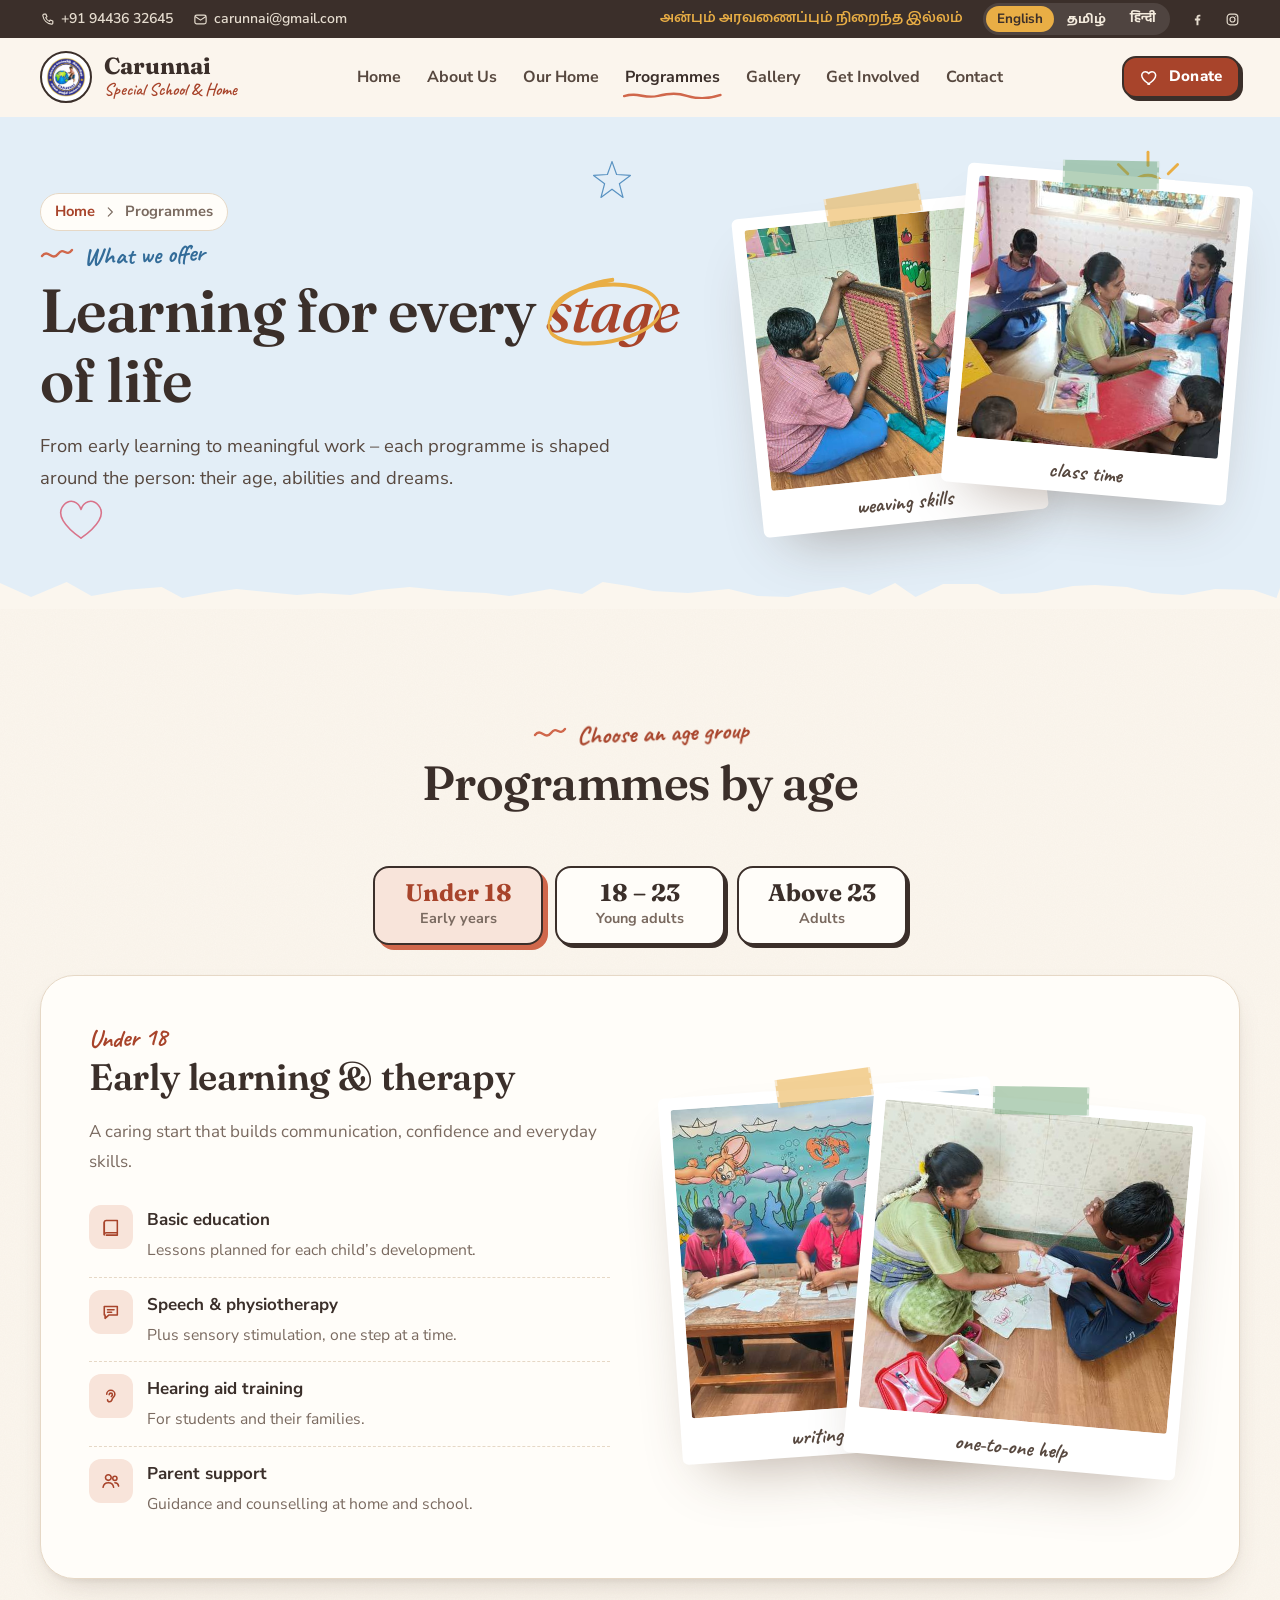
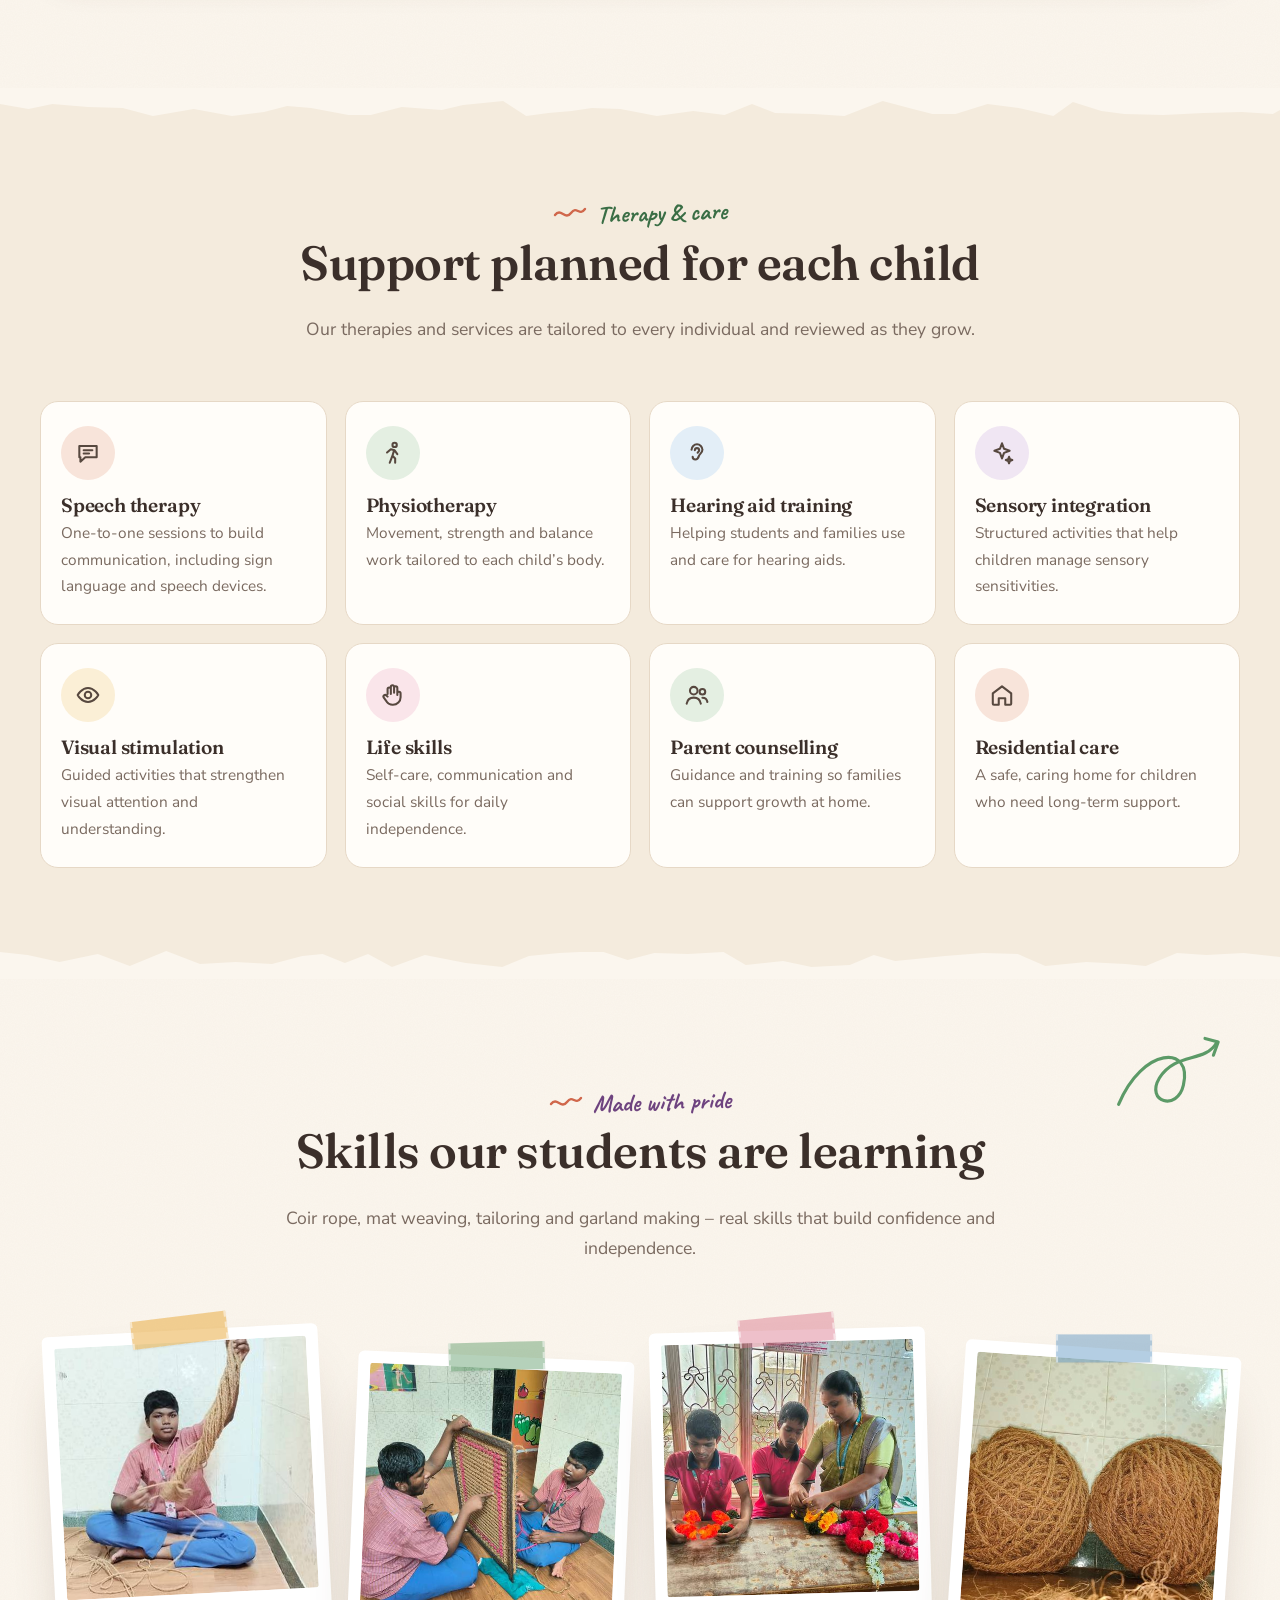
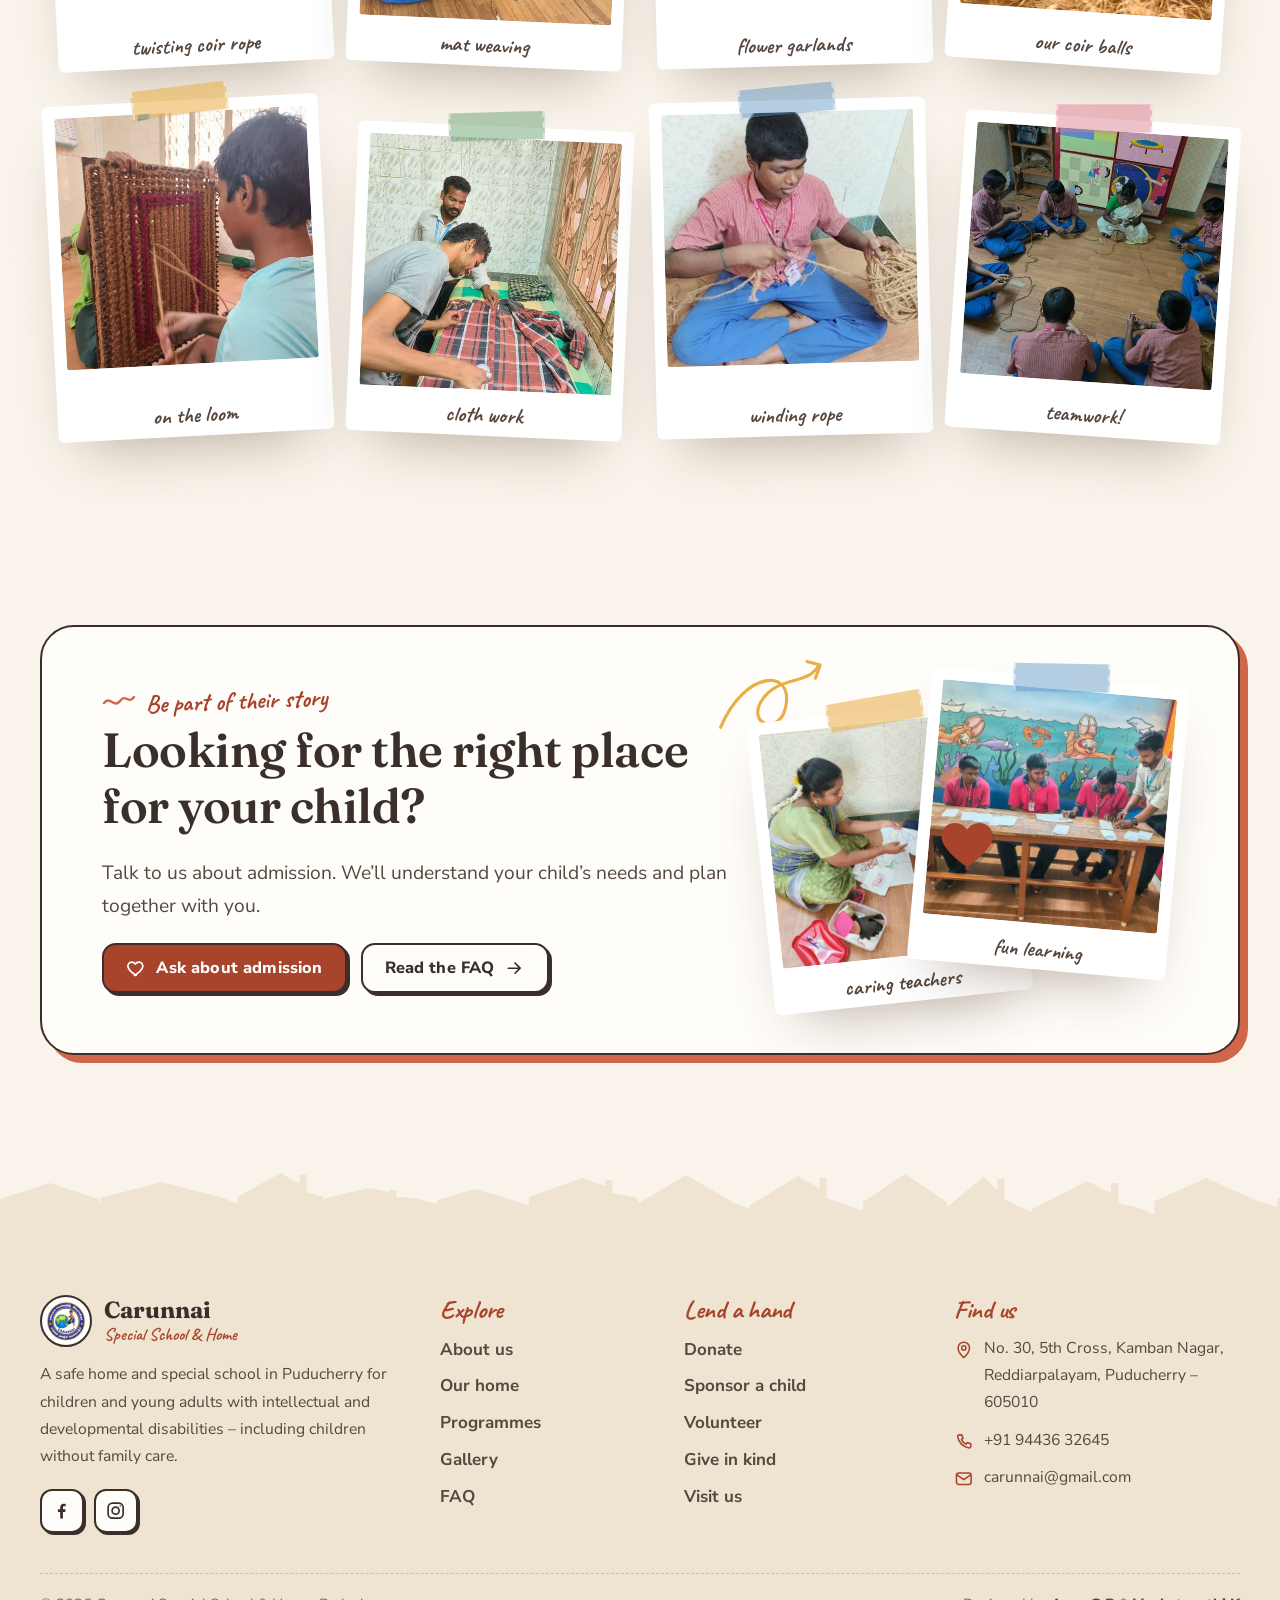
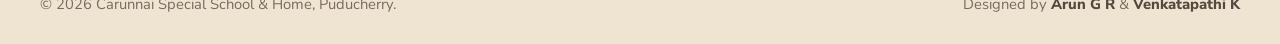
<file: programmes.html>
<!DOCTYPE html>
<html lang="en" class="no-js">
<head>
  <meta charset="UTF-8">
  <meta name="viewport" content="width=device-width, initial-scale=1">
  <title>Programmes – Carunnai Special School & Home</title>
  <meta name="description" content="Education, therapy and vocational programmes for children under 18, young adults 18–23 and adults above 23 at Carunnai, Puducherry.">
  <meta name="theme-color" content="#FBF6EE">
  <link rel="canonical" href="https://carunnaispecialachoolandhome.in/programmes.html">
  <meta property="og:type" content="website">
  <meta property="og:site_name" content="Carunnai Special School &amp; Home">
  <meta property="og:title" content="Programmes – Carunnai Special School & Home">
  <meta property="og:description" content="Education, therapy and vocational programmes for children under 18, young adults 18–23 and adults above 23 at Carunnai, Puducherry.">
  <meta property="og:image" content="https://carunnaispecialachoolandhome.in/assets/img/og-image.jpg">
  <meta property="og:url" content="https://carunnaispecialachoolandhome.in/programmes.html">
  <meta name="twitter:card" content="summary_large_image">
  <link rel="icon" type="image/png" href="assets/img/logo/favicon.png">
  <link rel="apple-touch-icon" href="assets/img/logo/apple-touch-icon.png">
  <link rel="preconnect" href="https://fonts.googleapis.com">
  <link rel="preconnect" href="https://fonts.gstatic.com" crossorigin>
  <link href="https://fonts.googleapis.com/css2?family=Caveat:wght@600;700&family=Fraunces:ital,opsz,wght@0,9..144,500;0,9..144,600;0,9..144,700;1,9..144,500&family=Hind+Madurai:wght@400;500;600;700&family=Hind:wght@400;500;600;700&family=Nunito+Sans:opsz,wght@6..12,400;6..12,600;6..12,700;6..12,800&display=swap" rel="stylesheet">
  <script>(function(){try{var m=location.search.match(/[?&]lang=(ta|hi)\b/),l=m?m[1]:localStorage.getItem("carunnai-lang");if(l==="ta"||l==="hi"){var d=document.documentElement;d.lang=l;d.className+=" i18n-wait";setTimeout(function(){d.classList.remove("i18n-wait")},2500)}}catch(e){}})();</script>
  <link rel="stylesheet" href="assets/css/style.css">
  <meta name="google-site-verification" content="oLzR3gwIyy2uesXUNwbq5harSB6SQllF6zwD-RBmlJU">
  <script async src="https://www.googletagmanager.com/gtag/js?id=G-LCV3ZL24YF"></script>
  <script>window.dataLayer=window.dataLayer||[];function gtag(){dataLayer.push(arguments);}gtag('js',new Date());gtag('config','G-LCV3ZL24YF');</script>
</head>
<body data-page="programmes">

<a class="skip-link" href="#main">Skip to content</a>
<svg width="0" height="0" style="position:absolute" aria-hidden="true" focusable="false"><style>.f{fill:currentColor;stroke:none}</style><symbol id="i-menu" viewBox="0 0 24 24"><path d="M4 7h16M4 12h16M4 17h16"/></symbol><symbol id="i-close" viewBox="0 0 24 24"><path d="M6 6l12 12M18 6L6 18"/></symbol><symbol id="i-heart" viewBox="0 0 24 24"><path d="M12 20.5s-7.5-4.5-9.4-9.2C1.3 8.1 3.4 4.8 6.8 4.8c2 0 3.5 1.1 4.2 2.4.7-1.3 2.2-2.4 4.2-2.4 3.4 0 5.5 3.3 4.2 6.5-1.9 4.7-9.4 9.2-9.4 9.2z"/></symbol><symbol id="i-arrow" viewBox="0 0 24 24"><path d="M5 12h14M13 6l6 6-6 6"/></symbol><symbol id="i-phone" viewBox="0 0 24 24"><path d="M6.5 3.5h3l1.6 4.2-2 1.3a11 11 0 005.9 5.9l1.3-2 4.2 1.6v3a2 2 0 01-2.1 2A16.5 16.5 0 014.5 5.6a2 2 0 012-2.1z"/></symbol><symbol id="i-mail" viewBox="0 0 24 24"><rect x="3" y="5" width="18" height="14" rx="3"/><path d="M4 7.5l8 5.5 8-5.5"/></symbol><symbol id="i-pin" viewBox="0 0 24 24"><path d="M12 21.5s7-6.3 7-11.8a7 7 0 10-14 0c0 5.5 7 11.8 7 11.8z"/><circle cx="12" cy="9.7" r="2.6"/></symbol><symbol id="i-fb" viewBox="0 0 24 24"><path class="f" d="M13.5 21v-7.5h2.6l.4-3h-3V8.6c0-.9.3-1.5 1.5-1.5h1.6V4.4c-.3 0-1.2-.1-2.3-.1-2.3 0-3.9 1.4-3.9 4v2.2H7.8v3h2.6V21z"/></symbol><symbol id="i-ig" viewBox="0 0 24 24"><rect x="3.5" y="3.5" width="17" height="17" rx="5"/><circle cx="12" cy="12" r="4"/><circle cx="17.2" cy="6.8" r=".9" class="f"/></symbol><symbol id="i-chat" viewBox="0 0 24 24"><path d="M4 5.5h16v10.5H9.5L5 20v-4H4z"/><path d="M8 9.5h8M8 12.5h5"/></symbol><symbol id="i-ear" viewBox="0 0 24 24"><path d="M7 9a5 5 0 0110 0c0 3-2.5 3.5-3.2 5.6-.5 1.6-1.2 3.4-3.3 3.4a2.5 2.5 0 01-2.5-2.5"/><path d="M10 9.5a2 2 0 014 0c0 1.2-1 1.6-1.4 2.3"/></symbol><symbol id="i-move" viewBox="0 0 24 24"><circle cx="13.5" cy="4.5" r="2"/><path d="M9 21l2.5-6.5L14 17v4M6.5 11.5l3.5-3 3.5 1 2.5 3.5M11.5 14.5l1.5-5"/></symbol><symbol id="i-eye" viewBox="0 0 24 24"><path d="M2.5 12S6 5.5 12 5.5 21.5 12 21.5 12 18 18.5 12 18.5 2.5 12 2.5 12z"/><circle cx="12" cy="12" r="3"/></symbol><symbol id="i-spark" viewBox="0 0 24 24"><path d="M12 3l1.9 5.1L19 10l-5.1 1.9L12 17l-1.9-5.1L5 10l5.1-1.9z"/><path d="M18.5 15.5l.8 2.2 2.2.8-2.2.8-.8 2.2-.8-2.2-2.2-.8 2.2-.8z"/></symbol><symbol id="i-home" viewBox="0 0 24 24"><path d="M3.5 10.5L12 4l8.5 6.5V20a1 1 0 01-1 1H15v-6H9v6H4.5a1 1 0 01-1-1z"/></symbol><symbol id="i-users" viewBox="0 0 24 24"><circle cx="9" cy="8" r="3.5"/><path d="M2.5 20c.6-3.6 3.3-5.6 6.5-5.6s5.9 2 6.5 5.6"/><circle cx="17" cy="9" r="2.6"/><path d="M17 14.5c2.4 0 4.2 1.6 4.6 4"/></symbol><symbol id="i-scissors" viewBox="0 0 24 24"><circle cx="6" cy="7" r="2.8"/><circle cx="6" cy="17" r="2.8"/><path d="M8.3 8.6L20 19M8.3 15.4L20 5"/></symbol><symbol id="i-leaf" viewBox="0 0 24 24"><path d="M5 19c0-8.5 5.5-14 15-14 0 9.5-5.5 15-14 15z"/><path d="M5 19l8.5-8.5"/></symbol><symbol id="i-monitor" viewBox="0 0 24 24"><rect x="3" y="4" width="18" height="12" rx="2"/><path d="M8 20h8M12 16v4"/></symbol><symbol id="i-briefcase" viewBox="0 0 24 24"><rect x="3" y="7" width="18" height="13" rx="2.5"/><path d="M9 7V5.5A1.5 1.5 0 0110.5 4h3A1.5 1.5 0 0115 5.5V7M3 12.5h18"/></symbol><symbol id="i-palette" viewBox="0 0 24 24"><path d="M12 3a9 9 0 100 18c1.2 0 1.6-.8 1.6-1.5 0-1.2-1-1.5-1-2.6 0-1 .8-1.6 2-1.6h2.1A4.3 4.3 0 0021 11c0-4.6-4-8-9-8z"/><circle cx="7.5" cy="11.5" r="1.1" class="f"/><circle cx="10" cy="7.3" r="1.1" class="f"/><circle cx="14.8" cy="7.5" r="1.1" class="f"/></symbol><symbol id="i-book" viewBox="0 0 24 24"><path d="M4 5.5A2.5 2.5 0 016.5 3H20v15H6.5A2.5 2.5 0 004 20.5z"/><path d="M4 20.5V5.5M20 18v3H6.5"/></symbol><symbol id="i-shield" viewBox="0 0 24 24"><path d="M12 3l8 3v6c0 5-3.5 8-8 9-4.5-1-8-4-8-9V6z"/><path d="M9 12l2 2 4-4"/></symbol><symbol id="i-check" viewBox="0 0 24 24"><path d="M5 12.5l4.5 4.5L19 7.5"/></symbol><symbol id="i-chev" viewBox="0 0 24 24"><path d="M6 9l6 6 6-6"/></symbol><symbol id="i-up" viewBox="0 0 24 24"><path d="M12 19V5M6 11l6-6 6 6"/></symbol><symbol id="i-left" viewBox="0 0 24 24"><path d="M15 5l-7 7 7 7"/></symbol><symbol id="i-right" viewBox="0 0 24 24"><path d="M9 5l7 7-7 7"/></symbol><symbol id="i-star" viewBox="0 0 24 24"><path d="M12 3.5l2.6 5.4 5.9.8-4.3 4.1 1 5.9L12 16.9l-5.2 2.8 1-5.9-4.3-4.1 5.9-.8z"/></symbol><symbol id="i-image" viewBox="0 0 24 24"><rect x="3" y="4" width="18" height="16" rx="3"/><circle cx="9" cy="10" r="2"/><path d="M21 16l-5-5-9 9"/></symbol><symbol id="i-send" viewBox="0 0 24 24"><path d="M4 11.5L20 4l-7.5 16-2.5-6.5z"/><path d="M10 13.5l4-4"/></symbol><symbol id="i-hand" viewBox="0 0 24 24"><path d="M7 11V6.5a1.5 1.5 0 013 0V11M10 10V4.5a1.5 1.5 0 013 0V10M13 10V5.5a1.5 1.5 0 013 0V12M16 10.5a1.5 1.5 0 013 0V14a7 7 0 01-7 7h-.5a6.5 6.5 0 01-5.3-2.8L3.5 14.5a1.6 1.6 0 012.4-2.1L7 13.5"/></symbol><symbol id="i-sun" viewBox="0 0 24 24"><circle cx="12" cy="12" r="4"/><path d="M12 2.5v2M12 19.5v2M2.5 12h2M19.5 12h2M5.3 5.3l1.4 1.4M17.3 17.3l1.4 1.4M5.3 18.7l1.4-1.4M17.3 6.7l1.4-1.4"/></symbol><symbol id="i-music" viewBox="0 0 24 24"><path d="M9 18V5.5l11-2V16"/><circle cx="6.5" cy="18" r="2.5"/><circle cx="17.5" cy="16" r="2.5"/></symbol><symbol id="i-flower" viewBox="0 0 24 24"><circle cx="12" cy="10" r="2.5"/><path d="M12 7.5c0-2.5 1-4 2.5-4S17 5 14.5 7.3M14.5 10c2.5 0 4 1 4 2.5s-1.5 2.5-3.8 0M12 12.5c0 2.5-1 4-2.5 4S7 15 9.5 12.7M9.5 10c-2.5 0-4-1-4-2.5S7 5 9.3 7.5M12 12.5V21M12 17c1.5-1.5 3.5-2 5-1.5"/></symbol><symbol id="i-gift" viewBox="0 0 24 24"><rect x="3" y="8" width="18" height="4.5" rx="1"/><path d="M5 12.5V20h14v-7.5M12 8v12M12 8C10 4.5 6.5 4.5 6.5 6.5S9.5 8 12 8c2.5 0 5.5.5 5.5-1.5S14 4.5 12 8z"/></symbol><symbol id="i-cake" viewBox="0 0 24 24"><path d="M4 20h16v-6.5a2 2 0 00-2-2H6a2 2 0 00-2 2z"/><path d="M4 15.5c2 1.3 4 1.3 6 0s4-1.3 6 0 3 1.3 4 0M12 11.5V8"/><path d="M12 8c-1.2-1-1.2-2.6 0-4 1.2 1.4 1.2 3 0 4z"/></symbol><symbol id="i-shirt" viewBox="0 0 24 24"><path d="M8.5 4L3.5 7l2 4.2 2.5-1V20h8V10.2l2.5 1 2-4.2-5-3c-.8 1.4-2 2.1-3.5 2.1S9.3 5.4 8.5 4z"/></symbol><symbol id="i-clock" viewBox="0 0 24 24"><circle cx="12" cy="12" r="8.5"/><path d="M12 7.5V12l3 2"/></symbol><symbol id="i-share" viewBox="0 0 24 24"><circle cx="6" cy="12" r="2.5"/><circle cx="17.5" cy="6" r="2.5"/><circle cx="17.5" cy="18" r="2.5"/><path d="M8.3 10.8l7-3.6M8.3 13.2l7 3.6"/></symbol><symbol id="i-bed" viewBox="0 0 24 24"><path d="M3 18V7M3 14h18v4M21 14v-2a3 3 0 00-3-3h-7v5"/><circle cx="7" cy="11" r="2"/></symbol><symbol id="i-bowl" viewBox="0 0 24 24"><path d="M3.5 11h17a8.5 8.5 0 01-17 0z"/><path d="M8 7c0-1.5 1-1.5 1-3M12 7c0-1.5 1-1.5 1-3M16 7c0-1.5 1-1.5 1-3"/></symbol><symbol id="i-pencil" viewBox="0 0 24 24"><path d="M4 20l1-4.5L15.5 5a2.1 2.1 0 013 3L8 18.5z"/><path d="M13.5 7l3 3"/></symbol><symbol id="i-ball" viewBox="0 0 24 24"><circle cx="12" cy="12" r="8.5"/><path d="M3.5 12h17M12 3.5c3 3 3 14 0 17M12 3.5c-3 3-3 14 0 17"/></symbol><symbol id="i-plus" viewBox="0 0 24 24"><path d="M12 5v14M5 12h14"/></symbol><symbol id="i-grid" viewBox="0 0 24 24"><rect x="4" y="4" width="7" height="7" rx="1.5"/><rect x="13" y="4" width="7" height="7" rx="1.5"/><rect x="4" y="13" width="7" height="7" rx="1.5"/><rect x="13" y="13" width="7" height="7" rx="1.5"/></symbol><symbol id="i-play" viewBox="0 0 24 24"><circle cx="12" cy="12" r="9"/><path d="M10 8.5v7l5.5-3.5z" class="f"/></symbol><symbol id="i-question" viewBox="0 0 24 24"><circle cx="12" cy="12" r="8.5"/><path d="M9.6 9.3a2.5 2.5 0 014.8 1c0 1.7-2.4 2-2.4 3.6M12 17h.01"/></symbol></svg>
<div class="topbar">
  <div class="container">
    <div class="l">
      <a href="tel:+919443632645"><svg class="icon" aria-hidden="true"><use href="#i-phone"/></svg> +91 94436 32645</a>
      <a href="mailto:carunnai@gmail.com"><svg class="icon" aria-hidden="true"><use href="#i-mail"/></svg> carunnai@gmail.com</a>
    </div>
    <div class="r">
      <span class="ta" lang="ta" data-no-i18n>அன்பும் அரவணைப்பும் நிறைந்த இல்லம்</span>
      <div class="lang-switch" role="group" aria-label="Language / மொழி / भाषा" data-no-i18n><button type="button" data-lang="en" lang="en">English</button><button type="button" data-lang="ta" lang="ta">தமிழ்</button><button type="button" data-lang="hi" lang="hi">हिन्दी</button></div>
      <a href="https://www.facebook.com/carunnai" target="_blank" rel="noopener" aria-label="Facebook"><svg class="icon" aria-hidden="true"><use href="#i-fb"/></svg></a>
      <a href="https://www.instagram.com/carunnaischo" target="_blank" rel="noopener" aria-label="Instagram"><svg class="icon" aria-hidden="true"><use href="#i-ig"/></svg></a>
    </div>
  </div>
</div>
<header class="site-header">
  <div class="container header-inner">
    <a class="brand" href="index.html" aria-label="Carunnai Special School &amp; Home – home"><img src="assets/img/logo/carunnai-logo.png" alt="" width="52" height="52"><span><span class="brand-name" data-no-i18n>Carunnai</span><span class="brand-sub">Special School &amp; Home</span></span></a>
    <nav class="main-nav" id="main-nav" aria-label="Main">
      <ul>
        <li><a data-nav="home" href="index.html">Home</a></li><li><a data-nav="about" href="about.html">About Us</a></li><li><a data-nav="home-life" href="our-home.html">Our Home</a></li><li><a data-nav="programmes" href="programmes.html">Programmes</a></li><li><a data-nav="gallery" href="gallery.html">Gallery</a></li><li><a data-nav="involved" href="get-involved.html">Get Involved</a></li><li><a data-nav="contact" href="contact.html">Contact</a></li>
        <li class="nav-extra nav-lang"><div class="lang-switch" role="group" aria-label="Language / மொழி / भाषा" data-no-i18n><button type="button" data-lang="en" lang="en">English</button><button type="button" data-lang="ta" lang="ta">தமிழ்</button><button type="button" data-lang="hi" lang="hi">हिन्दी</button></div></li>
        <li class="nav-extra"><a class="btn btn-primary" href="https://forms.gle/HYAC22WvpxP9S6yW9" target="_blank" rel="noopener"><svg class="icon beat" aria-hidden="true"><use href="#i-heart"/></svg> Donate</a></li>
      </ul>
    </nav>
    <div class="header-actions">
      <a class="btn btn-primary btn-sm btn-top" href="https://forms.gle/HYAC22WvpxP9S6yW9" target="_blank" rel="noopener"><svg class="icon beat" aria-hidden="true"><use href="#i-heart"/></svg> Donate</a>
      <button class="menu-toggle" aria-controls="main-nav" aria-expanded="false" aria-label="Open menu"><svg class="icon i-open" aria-hidden="true"><use href="#i-menu"/></svg><svg class="icon i-close" aria-hidden="true"><use href="#i-close"/></svg></button>
    </div>
  </div>
</header>
<main id="main">

  <section class="page-hero" style="--hero-bg:var(--sky-1)">
    <svg class="doodle sun spin" viewBox="0 0 100 100" style="width:110px;top:22px;right:6%;color:var(--sun)" aria-hidden="true"><circle pathLength="1" cx="50" cy="50" r="17"/><line pathLength="1" x1="76.0" y1="50.0" x2="88.0" y2="50.0"/><line pathLength="1" x1="68.4" y1="68.4" x2="76.9" y2="76.9"/><line pathLength="1" x1="50.0" y1="76.0" x2="50.0" y2="88.0"/><line pathLength="1" x1="31.6" y1="68.4" x2="23.1" y2="76.9"/><line pathLength="1" x1="24.0" y1="50.0" x2="12.0" y2="50.0"/><line pathLength="1" x1="31.6" y1="31.6" x2="23.1" y2="23.1"/><line pathLength="1" x1="50.0" y1="24.0" x2="50.0" y2="12.0"/><line pathLength="1" x1="68.4" y1="31.6" x2="76.9" y2="23.1"/></svg>
    <svg class="doodle heart bob" viewBox="0 0 100 100" style="width:60px;bottom:60px;left:4%;color:var(--rose)" aria-hidden="true"><path pathLength="1" d="M50 82C22 62 8 42 21 27c11-12 25-6 29 7 4-13 18-19 29-7 13 15-1 35-29 55z"/></svg>
    <svg class="doodle star " viewBox="0 0 100 100" style="width:46px;top:40px;left:46%;color:var(--sky)" aria-hidden="true"><path pathLength="1" d="M50 10l10 28 30 2-24 18 8 30-24-18-24 18 8-30-24-18 30-2z"/></svg>
    <div class="container grid">
      <div data-reveal>
        <nav class="crumbs" aria-label="Breadcrumb"><a href="index.html">Home</a><svg class="icon" aria-hidden="true"><use href="#i-right"/></svg><span aria-current="page">Programmes</span></nav>
        <div class="kicker"><svg viewBox="0 0 34 20" aria-hidden="true"><path d="M2 12c6-8 10 6 16-2s8 4 14-4" fill="none" stroke="currentColor" stroke-width="2.4" stroke-linecap="round"/></svg><span class="hand sky">What we offer</span></div>
        <h1>Learning for every <span class="mark"><span class=em>stage</span><svg class="circle" viewBox="0 0 200 80" preserveAspectRatio="none" aria-hidden="true"><path pathLength="1" d="M22 46C16 14 168 4 186 34c14 26-120 44-160 26C4 50 34 18 116 12"/></svg></span> of life</h1>
        <p>From early learning to meaningful work – each programme is shaped around the person: their age, abilities and dreams.</p>
      </div>
      <div class="hero-pics" data-reveal="zoom">
        <figure class="polaroid tape a"><img src="assets/img/gallery/thumbs/g10.jpg" srcset="assets/img/gallery/thumbs/g10.jpg 640w, assets/img/gallery/g10.jpg 1600w" sizes="260px" alt="weaving skills" fetchpriority="high" decoding="async"><figcaption>weaving skills</figcaption></figure>
        <figure class="polaroid tape leaf b"><img src="assets/img/gallery/thumbs/g27.jpg" srcset="assets/img/gallery/thumbs/g27.jpg 640w, assets/img/gallery/g27.jpg 1600w" sizes="260px" alt="class time" fetchpriority="high" decoding="async"><figcaption>class time</figcaption></figure>
      </div>
    </div>
    <div class="edge bottom paper" aria-hidden="true"><svg viewBox="0 0 1440 36" preserveAspectRatio="none"><path fill="currentColor" d="M0 36V14L0 9L35 23L75 8L103 22L140 16L182 13L205 24L242 18L266 15L311 19L334 21L360 19L394 21L425 16L461 13L504 17L547 19L573 22L619 15L655 20L678 8L707 12L735 17L774 19L820 15L852 22L887 23L911 18L949 13L978 21L1007 9L1030 23L1061 10L1100 10L1126 20L1166 19L1207 12L1232 11L1268 13L1296 19L1331 21L1367 15L1410 16L1436 24L1440 14V36z"/></svg></div>
  </section>
  <section class="section">
    <div class="container">
      <div class="head center" data-reveal>
        <div class="kicker"><svg viewBox="0 0 34 20" aria-hidden="true"><path d="M2 12c6-8 10 6 16-2s8 4 14-4" fill="none" stroke="currentColor" stroke-width="2.4" stroke-linecap="round"/></svg><span class="hand ">Choose an age group</span></div>
        <h2 class="title-l">Programmes by age</h2>
      </div>
      <div class="tabs" role="tablist" aria-label="Age groups" data-reveal><button class="tab c-terra" role="tab" id="tab-u18" aria-controls="panel-u18" aria-selected="true" tabindex="0"><b>Under 18</b><span>Early years</span></button><button class="tab c-leaf" role="tab" id="tab-y18" aria-controls="panel-y18" aria-selected="false" tabindex="-1"><b>18 – 23</b><span>Young adults</span></button><button class="tab c-sky" role="tab" id="tab-a23" aria-controls="panel-a23" aria-selected="false" tabindex="-1"><b>Above 23</b><span>Adults</span></button></div>
      
      <div class="tab-panel c-terra show" role="tabpanel" id="panel-u18" aria-labelledby="tab-u18">
        <div>
          <span class="hand">Under 18</span>
          <h3>Early learning &amp; therapy</h3>
          <p class="muted">A caring start that builds communication, confidence and everyday skills.</p>
          <ul class="items"><li><span class="ic"><svg class="icon" aria-hidden="true"><use href="#i-book"/></svg></span><div><strong>Basic education</strong><span>Lessons planned for each child’s development.</span></div></li><li><span class="ic"><svg class="icon" aria-hidden="true"><use href="#i-chat"/></svg></span><div><strong>Speech &amp; physiotherapy</strong><span>Plus sensory stimulation, one step at a time.</span></div></li><li><span class="ic"><svg class="icon" aria-hidden="true"><use href="#i-ear"/></svg></span><div><strong>Hearing aid training</strong><span>For students and their families.</span></div></li><li><span class="ic"><svg class="icon" aria-hidden="true"><use href="#i-users"/></svg></span><div><strong>Parent support</strong><span>Guidance and counselling at home and school.</span></div></li></ul>
        </div>
        <div class="pics" aria-hidden="true">
          <figure class="polaroid tape a"><img src="assets/img/gallery/thumbs/g16.jpg" srcset="assets/img/gallery/thumbs/g16.jpg 640w, assets/img/gallery/g16.jpg 1600w" sizes="300px" alt="" loading="lazy" decoding="async"><figcaption>writing practice</figcaption></figure>
          <figure class="polaroid tape leaf b"><img src="assets/img/gallery/thumbs/g21.jpg" srcset="assets/img/gallery/thumbs/g21.jpg 640w, assets/img/gallery/g21.jpg 1600w" sizes="300px" alt="" loading="lazy" decoding="async"><figcaption>one-to-one help</figcaption></figure>
        </div>
      </div>
      <div class="tab-panel c-leaf" role="tabpanel" id="panel-y18" aria-labelledby="tab-y18" hidden>
        <div>
          <span class="hand">18 – 23</span>
          <h3>Skills &amp; vocational training</h3>
          <p class="muted">Hands-on training that turns abilities into work and pride.</p>
          <ul class="items"><li><span class="ic"><svg class="icon" aria-hidden="true"><use href="#i-scissors"/></svg></span><div><strong>Tailoring &amp; handicrafts</strong><span>Sewing, coir rope, mat weaving and garlands.</span></div></li><li><span class="ic"><svg class="icon" aria-hidden="true"><use href="#i-leaf"/></svg></span><div><strong>Gardening</strong><span>Practical horticulture and caring for plants.</span></div></li><li><span class="ic"><svg class="icon" aria-hidden="true"><use href="#i-monitor"/></svg></span><div><strong>Digital literacy</strong><span>Basic computer skills for employability.</span></div></li><li><span class="ic"><svg class="icon" aria-hidden="true"><use href="#i-chat"/></svg></span><div><strong>Communication &amp; social skills</strong><span>Advanced speech therapy, AAC and behaviour support.</span></div></li></ul>
        </div>
        <div class="pics" aria-hidden="true">
          <figure class="polaroid tape a"><img src="assets/img/gallery/thumbs/g23.jpg" srcset="assets/img/gallery/thumbs/g23.jpg 640w, assets/img/gallery/g23.jpg 1600w" sizes="300px" alt="" loading="lazy" decoding="async"><figcaption>sewing class</figcaption></figure>
          <figure class="polaroid tape leaf b"><img src="assets/img/gallery/thumbs/g25.jpg" srcset="assets/img/gallery/thumbs/g25.jpg 640w, assets/img/gallery/g25.jpg 1600w" sizes="300px" alt="" loading="lazy" decoding="async"><figcaption>mat weaving</figcaption></figure>
        </div>
      </div>
      <div class="tab-panel c-sky" role="tabpanel" id="panel-a23" aria-labelledby="tab-a23" hidden>
        <div>
          <span class="hand">Above 23</span>
          <h3>Work, care &amp; community</h3>
          <p class="muted">Lifelong support to work, create and take part in community life.</p>
          <ul class="items"><li><span class="ic"><svg class="icon" aria-hidden="true"><use href="#i-briefcase"/></svg></span><div><strong>Employment support</strong><span>Sheltered or self-employment based on ability.</span></div></li><li><span class="ic"><svg class="icon" aria-hidden="true"><use href="#i-ear"/></svg></span><div><strong>Ongoing therapy</strong><span>Speech, hearing and occupational therapy.</span></div></li><li><span class="ic"><svg class="icon" aria-hidden="true"><use href="#i-palette"/></svg></span><div><strong>Creative arts &amp; music</strong><span>Expression that builds confidence.</span></div></li><li><span class="ic"><svg class="icon" aria-hidden="true"><use href="#i-home"/></svg></span><div><strong>Residential care</strong><span>A safe, long-term home when it’s needed.</span></div></li></ul>
        </div>
        <div class="pics" aria-hidden="true">
          <figure class="polaroid tape a"><img src="assets/img/gallery/thumbs/g26.jpg" srcset="assets/img/gallery/thumbs/g26.jpg 640w, assets/img/gallery/g26.jpg 1600w" sizes="300px" alt="" loading="lazy" decoding="async"><figcaption>we made these!</figcaption></figure>
          <figure class="polaroid tape leaf b"><img src="assets/img/gallery/thumbs/g17.jpg" srcset="assets/img/gallery/thumbs/g17.jpg 640w, assets/img/gallery/g17.jpg 1600w" sizes="300px" alt="" loading="lazy" decoding="async"><figcaption>craft work</figcaption></figure>
        </div>
      </div>
    </div>
  </section>

  <section class="section band">
    <div class="edge top paper" aria-hidden="true"><svg viewBox="0 0 1440 36" preserveAspectRatio="none"><path fill="currentColor" d="M0 36V14L0 20L32 15L59 20L99 17L138 16L172 8L218 15L261 8L297 12L323 18L350 16L392 9L417 9L452 17L497 14L521 19L566 23L592 8L617 11L643 13L666 16L698 15L739 8L780 13L815 9L846 20L872 11L915 10L950 8L993 23L1027 15L1049 10L1075 10L1111 20L1146 16L1185 8L1207 22L1239 13L1265 10L1309 9L1354 11L1397 12L1432 10L1440 14V36z"/></svg></div>
    <div class="container">
      <div class="head center" data-reveal>
        <div class="kicker"><svg viewBox="0 0 34 20" aria-hidden="true"><path d="M2 12c6-8 10 6 16-2s8 4 14-4" fill="none" stroke="currentColor" stroke-width="2.4" stroke-linecap="round"/></svg><span class="hand leaf">Therapy &amp; care</span></div>
        <h2 class="title-l">Support planned for each child</h2>
        <p>Our therapies and services are tailored to every individual and reviewed as they grow.</p>
      </div>
      <div class="therapy">
        <article class="th c-terra" data-reveal style="--d:0.00s"><div class="ic"><svg class="icon" aria-hidden="true"><use href="#i-chat"/></svg></div><h4>Speech therapy</h4><p>One-to-one sessions to build communication, including sign language and speech devices.</p></article>
        <article class="th c-leaf" data-reveal style="--d:0.06s"><div class="ic"><svg class="icon" aria-hidden="true"><use href="#i-move"/></svg></div><h4>Physiotherapy</h4><p>Movement, strength and balance work tailored to each child’s body.</p></article>
        <article class="th c-sky" data-reveal style="--d:0.12s"><div class="ic"><svg class="icon" aria-hidden="true"><use href="#i-ear"/></svg></div><h4>Hearing aid training</h4><p>Helping students and families use and care for hearing aids.</p></article>
        <article class="th c-plum" data-reveal style="--d:0.18s"><div class="ic"><svg class="icon" aria-hidden="true"><use href="#i-spark"/></svg></div><h4>Sensory integration</h4><p>Structured activities that help children manage sensory sensitivities.</p></article>
        <article class="th c-sun" data-reveal style="--d:0.00s"><div class="ic"><svg class="icon" aria-hidden="true"><use href="#i-eye"/></svg></div><h4>Visual stimulation</h4><p>Guided activities that strengthen visual attention and understanding.</p></article>
        <article class="th c-rose" data-reveal style="--d:0.06s"><div class="ic"><svg class="icon" aria-hidden="true"><use href="#i-hand"/></svg></div><h4>Life skills</h4><p>Self-care, communication and social skills for daily independence.</p></article>
        <article class="th c-leaf" data-reveal style="--d:0.12s"><div class="ic"><svg class="icon" aria-hidden="true"><use href="#i-users"/></svg></div><h4>Parent counselling</h4><p>Guidance and training so families can support growth at home.</p></article>
        <article class="th c-terra" data-reveal style="--d:0.18s"><div class="ic"><svg class="icon" aria-hidden="true"><use href="#i-home"/></svg></div><h4>Residential care</h4><p>A safe, caring home for children who need long-term support.</p></article>
      </div>
    </div>
    <div class="edge bottom paper" aria-hidden="true"><svg viewBox="0 0 1440 36" preserveAspectRatio="none"><path fill="currentColor" d="M0 36V14L0 9L31 12L67 19L110 11L146 23L187 8L225 21L265 19L306 21L340 13L363 11L388 20L414 11L441 24L478 12L524 20L565 24L595 13L629 10L652 9L679 9L706 17L736 10L774 11L814 9L839 22L881 18L913 24L956 22L983 12L1007 18L1030 16L1063 13L1106 10L1145 11L1176 23L1222 19L1266 21L1289 23L1324 10L1357 12L1399 10L1440 14V36z"/></svg></div>
  </section>

  <section class="section">
    <svg class="doodle swirl " viewBox="0 0 100 100" style="width:120px;top:40px;right:4%;color:var(--leaf)" aria-hidden="true"><path pathLength="1" d="M8 72c20-48 62-50 54-16-5 22-32 14-20-6 14-22 38-12 48-30"/><path pathLength="1" d="M80 17l11 3-4 11"/></svg>
    <div class="container">
      <div class="head center" data-reveal>
        <div class="kicker"><svg viewBox="0 0 34 20" aria-hidden="true"><path d="M2 12c6-8 10 6 16-2s8 4 14-4" fill="none" stroke="currentColor" stroke-width="2.4" stroke-linecap="round"/></svg><span class="hand plum">Made with pride</span></div>
        <h2 class="title-l">Skills our students are learning</h2>
        <p>Coir rope, mat weaving, tailoring and garland making – real skills that build confidence and independence.</p>
      </div>
      <div class="wall"><figure class="polaroid tape " data-reveal="tilt" style="--d:0.00s"><img src="assets/img/gallery/thumbs/g05.jpg" srcset="assets/img/gallery/thumbs/g05.jpg 640w, assets/img/gallery/g05.jpg 1600w" sizes="(max-width: 700px) 60vw, 26vw" alt="twisting coir rope" loading="lazy" decoding="async"><figcaption>twisting coir rope</figcaption></figure><figure class="polaroid tape leaf " data-reveal="tilt" style="--d:0.07s"><img src="assets/img/gallery/thumbs/g10.jpg" srcset="assets/img/gallery/thumbs/g10.jpg 640w, assets/img/gallery/g10.jpg 1600w" sizes="(max-width: 700px) 60vw, 26vw" alt="mat weaving" loading="lazy" decoding="async"><figcaption>mat weaving</figcaption></figure><figure class="polaroid tape rose " data-reveal="tilt" style="--d:0.14s"><img src="assets/img/gallery/thumbs/g22.jpg" srcset="assets/img/gallery/thumbs/g22.jpg 640w, assets/img/gallery/g22.jpg 1600w" sizes="(max-width: 700px) 60vw, 26vw" alt="flower garlands" loading="lazy" decoding="async"><figcaption>flower garlands</figcaption></figure><figure class="polaroid tape sky " data-reveal="tilt" style="--d:0.21s"><img src="assets/img/gallery/thumbs/g09.jpg" srcset="assets/img/gallery/thumbs/g09.jpg 640w, assets/img/gallery/g09.jpg 1600w" sizes="(max-width: 700px) 60vw, 26vw" alt="our coir balls" loading="lazy" decoding="async"><figcaption>our coir balls</figcaption></figure><figure class="polaroid tape " data-reveal="tilt" style="--d:0.00s"><img src="assets/img/gallery/thumbs/g24.jpg" srcset="assets/img/gallery/thumbs/g24.jpg 640w, assets/img/gallery/g24.jpg 1600w" sizes="(max-width: 700px) 60vw, 26vw" alt="on the loom" loading="lazy" decoding="async"><figcaption>on the loom</figcaption></figure><figure class="polaroid tape leaf " data-reveal="tilt" style="--d:0.07s"><img src="assets/img/gallery/thumbs/g18.jpg" srcset="assets/img/gallery/thumbs/g18.jpg 640w, assets/img/gallery/g18.jpg 1600w" sizes="(max-width: 700px) 60vw, 26vw" alt="cloth work" loading="lazy" decoding="async"><figcaption>cloth work</figcaption></figure><figure class="polaroid tape sky " data-reveal="tilt" style="--d:0.14s"><img src="assets/img/gallery/thumbs/g07.jpg" srcset="assets/img/gallery/thumbs/g07.jpg 640w, assets/img/gallery/g07.jpg 1600w" sizes="(max-width: 700px) 60vw, 26vw" alt="winding rope" loading="lazy" decoding="async"><figcaption>winding rope</figcaption></figure><figure class="polaroid tape rose " data-reveal="tilt" style="--d:0.21s"><img src="assets/img/gallery/thumbs/g04.jpg" srcset="assets/img/gallery/thumbs/g04.jpg 640w, assets/img/gallery/g04.jpg 1600w" sizes="(max-width: 700px) 60vw, 26vw" alt="teamwork!" loading="lazy" decoding="async"><figcaption>teamwork!</figcaption></figure>
      </div>
    </div>
  </section>

  <section class="section" style="padding-top:clamp(40px,6vw,70px)">
    <div class="container">
      <div class="cta-card" data-reveal="zoom">
        <svg class="doodle swirl " viewBox="0 0 100 100" style="width:120px;right:34%;top:14px;color:var(--sun)" aria-hidden="true"><path pathLength="1" d="M8 72c20-48 62-50 54-16-5 22-32 14-20-6 14-22 38-12 48-30"/><path pathLength="1" d="M80 17l11 3-4 11"/></svg>
        <div style="position:relative;z-index:2">
          <div class="kicker"><svg viewBox="0 0 34 20" aria-hidden="true"><path d="M2 12c6-8 10 6 16-2s8 4 14-4" fill="none" stroke="currentColor" stroke-width="2.4" stroke-linecap="round"/></svg><span class="hand ">Be part of their story</span></div>
          <h2 class="title-l">Looking for the right place for your child?</h2>
          <p class="lead">Talk to us about admission. We’ll understand your child’s needs and plan together with you.</p>
          <div class="btn-row">
            <a class="btn btn-primary" href="contact.html"><svg class="icon beat" aria-hidden="true"><use href="#i-heart"/></svg> Ask about admission</a>
            <a class="btn" href="faq.html">Read the FAQ <svg class="icon arrow" aria-hidden="true"><use href="#i-arrow"/></svg></a>
          </div>
        </div>
        <div class="art" aria-hidden="true">
          <figure class="polaroid tape a"><img src="assets/img/gallery/thumbs/g21.jpg" srcset="assets/img/gallery/thumbs/g21.jpg 640w, assets/img/gallery/g21.jpg 1600w" sizes="240px" alt="" loading="lazy" decoding="async"><figcaption>caring teachers</figcaption></figure>
          <figure class="polaroid tape sky b"><img src="assets/img/gallery/thumbs/g20.jpg" srcset="assets/img/gallery/thumbs/g20.jpg 640w, assets/img/gallery/g20.jpg 1600w" sizes="240px" alt="" loading="lazy" decoding="async"><figcaption>fun learning</figcaption></figure>
          <svg class="heart-big" viewBox="0 0 24 24"><path fill="currentColor" d="M12 20.5s-7.5-4.5-9.4-9.2C1.3 8.1 3.4 4.8 6.8 4.8c2 0 3.5 1.1 4.2 2.4.7-1.3 2.2-2.4 4.2-2.4 3.4 0 5.5 3.3 4.2 6.5-1.9 4.7-9.4 9.2-9.4 9.2z"/></svg>
        </div>
      </div>
    </div>
  </section>
</main>

<footer class="site-footer">
  <div class="roofline" aria-hidden="true"><svg viewBox="0 0 1440 60" preserveAspectRatio="none"><path fill="currentColor" d="M0 60V44L0 32L56 16L111 32L113 38L113 31L182 15L251 31L267 37L267 30L316 6L337 17V8h8v17L364 30L366 36L366 31L416 21L438 25V23h8v7L466 31L492 37L492 33L534 22L577 33L595 39L595 30L655 11L681 19V13h8v13L715 30L719 36L719 36L772 8L826 36L844 42L844 38L898 9L922 22V11h8v20L953 38L971 44L971 35L1018 7L1065 35L1067 41L1067 39L1106 10L1122 23V12h8v20L1144 39L1161 45L1161 42L1223 14L1250 26V16h8v20L1285 42L1299 48L1299 34L1357 11L1415 34L1437 40L1437 31L1488 22L1510 26V24h8v6L1538 31L1553 37L1440 44V60z"/></svg></div>
  <div class="container foot-grid">
    <div class="foot-brand">
      <a class="brand" href="index.html" aria-label="Carunnai Special School &amp; Home – home"><img src="assets/img/logo/carunnai-logo.png" alt="" width="52" height="52"><span><span class="brand-name" data-no-i18n>Carunnai</span><span class="brand-sub">Special School &amp; Home</span></span></a>
      <p>A safe home and special school in Puducherry for children and young adults with intellectual and developmental disabilities – including children without family care.</p>
      <div class="socials">
        <a href="https://www.facebook.com/carunnai" target="_blank" rel="noopener" aria-label="Carunnai on Facebook"><svg class="icon" aria-hidden="true"><use href="#i-fb"/></svg></a>
        <a href="https://www.instagram.com/carunnaischo" target="_blank" rel="noopener" aria-label="Carunnai on Instagram"><svg class="icon" aria-hidden="true"><use href="#i-ig"/></svg></a>
      </div>
    </div>
    <div>
      <h5>Explore</h5>
      <ul class="foot-links">
        <li><a href="about.html">About us</a></li>
        <li><a href="our-home.html">Our home</a></li>
        <li><a href="programmes.html">Programmes</a></li>
        <li><a href="gallery.html">Gallery</a></li>
        <li><a href="faq.html">FAQ</a></li>
      </ul>
    </div>
    <div>
      <h5>Lend a hand</h5>
      <ul class="foot-links">
        <li><a href="https://forms.gle/HYAC22WvpxP9S6yW9" target="_blank" rel="noopener">Donate</a></li>
        <li><a href="get-involved.html#sponsor">Sponsor a child</a></li>
        <li><a href="get-involved.html#volunteer">Volunteer</a></li>
        <li><a href="get-involved.html#give">Give in kind</a></li>
        <li><a href="contact.html">Visit us</a></li>
      </ul>
    </div>
    <div>
      <h5>Find us</h5>
      <ul class="foot-contact">
        <li><svg class="icon" aria-hidden="true"><use href="#i-pin"/></svg><a href="https://maps.app.goo.gl/iSgm5aMuk4SME9ZG8" target="_blank" rel="noopener">No. 30, 5th Cross, Kamban Nagar,<br>Reddiarpalayam, Puducherry – 605010</a></li>
        <li><svg class="icon" aria-hidden="true"><use href="#i-phone"/></svg><a href="tel:+919443632645">+91 94436 32645</a></li>
        <li><svg class="icon" aria-hidden="true"><use href="#i-mail"/></svg><a href="mailto:carunnai@gmail.com">carunnai@gmail.com</a></li>
      </ul>
    </div>
  </div>
  <div class="container foot-bottom">
    <span>&copy; <span data-year>2026</span> Carunnai Special School &amp; Home, Puducherry.</span>
    <span>Designed by <a href="https://www.linkedin.com/in/arun-ganesh-93a665399/" target="_blank" rel="noopener">Arun G R</a> &amp; <a href="https://www.linkedin.com/in/venkatapathi-k-210a252b4/" target="_blank" rel="noopener">Venkatapathi K</a></span>
  </div>
</footer>
<div class="mobile-bar">
  <a class="btn" href="tel:+919443632645"><svg class="icon" aria-hidden="true"><use href="#i-phone"/></svg> Call</a>
  <a class="btn btn-primary" href="https://forms.gle/HYAC22WvpxP9S6yW9" target="_blank" rel="noopener"><svg class="icon" aria-hidden="true"><use href="#i-heart"/></svg> Donate</a>
</div>
<button class="to-top" aria-label="Back to top"><svg class="ring-p" viewBox="0 0 54 54" aria-hidden="true"><circle cx="27" cy="27" r="24"/></svg><svg class="icon" aria-hidden="true"><use href="#i-up"/></svg></button>
<script src="assets/js/i18n-dict.js" defer></script><script src="assets/js/i18n.js" defer></script><script src="assets/js/main.js" defer></script>
</body>
</html>
</file>
<file: assets/css/style.css>
/* =========================================================
   Carunnai Special School & Home
   "Storybook home" theme — warm paper, polaroids, doodles.
   Light, eye-comfortable palette. No frameworks.
   ========================================================= */

:root {
  --paper: #FBF6EE;
  --paper-2: #F4EBDD;
  --paper-3: #EFE3D1;
  --card: #FFFDF9;
  --ink: #3B2F2A;
  --ink-2: #57483F;
  --muted: #7A6A60;
  --line: #E6D8C6;

  --terra: #D0674B;   --terra-7: #A8442B;  --terra-1: #F8E4DA;
  --leaf: #5C9A67;    --leaf-7: #3A6E45;   --leaf-1: #E4EFE2;
  --sky: #5A93C2;     --sky-7: #336C99;    --sky-1: #E3EEF7;
  --sun: #E9AE45;     --sun-7: #8C5D08;    --sun-1: #FBEFD6;
  --plum: #9468A6;    --plum-7: #6E437F;   --plum-1: #F0E6F3;
  --rose: #D9738A;    --rose-7: #A8445C;   --rose-1: #FAE5EA;

  --primary: var(--terra-7);
  --primary-h: #8F3822;

  --serif: "Fraunces", Georgia, "Times New Roman", serif;
  --sans: "Nunito Sans", system-ui, -apple-system, "Segoe UI", sans-serif;
  --hand: "Caveat", "Segoe Print", cursive;
  --ta: "Hind Madurai", "Nirmala UI", sans-serif;

  --r-s: 12px; --r: 18px; --r-l: 28px;
  --sh-s: 0 2px 6px rgba(80, 55, 35, .07);
  --sh: 0 14px 34px -16px rgba(80, 55, 35, .28), 0 2px 6px rgba(80, 55, 35, .05);
  --sh-l: 0 30px 60px -28px rgba(80, 55, 35, .42);
  --container: 1200px;
  --hdr: 78px;
  --ease: cubic-bezier(.22, 1, .36, 1);
}

/* ---------- Base ---------- */
*, *::before, *::after { box-sizing: border-box; }
html { overflow-x: clip; scroll-behavior: smooth; scroll-padding-top: calc(var(--hdr) + 16px); -webkit-text-size-adjust: 100%; }
body {
  margin: 0; font-family: var(--sans); font-size: 1.0625rem; line-height: 1.75; color: var(--ink-2);
  background-color: var(--paper);
  background-image: url("data:image/svg+xml,%3Csvg xmlns='http://www.w3.org/2000/svg' width='160' height='160'%3E%3Cfilter id='n'%3E%3CfeTurbulence type='fractalNoise' baseFrequency='.9' numOctaves='2' stitchTiles='stitch'/%3E%3CfeColorMatrix values='0 0 0 0 .45 0 0 0 0 .32 0 0 0 0 .2 0 0 0 .045 0'/%3E%3C/filter%3E%3Crect width='100%25' height='100%25' filter='url(%23n)'/%3E%3C/svg%3E");
  -webkit-font-smoothing: antialiased; overflow-x: clip;
  animation: page-in .6s var(--ease) both;
}
img, svg, video, iframe { display: block; max-width: 100%; }
img { height: auto; }
a { color: inherit; text-decoration: none; }
button { font: inherit; color: inherit; cursor: pointer; background: none; border: 0; }
input, select, textarea { font: inherit; color: inherit; }
ul, ol { margin: 0; padding: 0; list-style: none; }
figure { margin: 0; }
h1, h2, h3, h4, h5 { font-family: var(--serif); color: var(--ink); font-weight: 600; line-height: 1.15; margin: 0 0 .5em; font-optical-sizing: auto; letter-spacing: -.01em; }
p { margin: 0 0 1em; }
:focus-visible { outline: 3px solid var(--sky); outline-offset: 3px; border-radius: 6px; }
::selection { background: var(--sun-1); color: var(--ink); }
.sr-only { position: absolute; width: 1px; height: 1px; overflow: hidden; clip: rect(0 0 0 0); white-space: nowrap; }
.skip-link { position: absolute; left: 16px; top: -60px; z-index: 300; background: var(--ink); color: #fff; padding: 10px 16px; border-radius: 10px; }
.skip-link:focus { top: 12px; }
.icon { width: 1.25em; height: 1.25em; flex: none; fill: none; stroke: currentColor; stroke-width: 1.9; stroke-linecap: round; stroke-linejoin: round; }
.container { width: min(100% - 32px, var(--container)); margin-inline: auto; }
.section { padding-block: clamp(64px, 9vw, 110px); position: relative; }
.band { background: var(--paper-2); }
.band-leaf { background: var(--leaf-1); }
.band-sun { background: var(--sun-1); }
.band-sky { background: var(--sky-1); }
.center { text-align: center; }
.mt-0 { margin-top: 0; }

/* ---------- Type helpers ---------- */
.hand { font-family: var(--hand); font-weight: 700; color: var(--terra-7); font-size: 1.55rem; line-height: 1.1; display: inline-block; transform: rotate(-2deg); }
.hand.leaf { color: var(--leaf-7); } .hand.sky { color: var(--sky-7); } .hand.plum { color: var(--plum-7); } .hand.sun { color: var(--sun-7); }
.kicker { display: flex; align-items: center; gap: 10px; margin-bottom: 8px; }
.kicker svg { width: 34px; height: 20px; color: var(--terra); }
.center .kicker { justify-content: center; }
.title-xl { font-size: clamp(2.4rem, 5.4vw, 4.2rem); font-weight: 600; line-height: 1.06; }
.title-l { font-size: clamp(2rem, 3.8vw, 3rem); }
.title-m { font-size: clamp(1.6rem, 2.6vw, 2.1rem); }
.lead { font-size: clamp(1.08rem, 1.5vw, 1.2rem); color: var(--ink-2); }
.muted { color: var(--muted); }
.em { font-style: italic; color: var(--terra-7); font-weight: 500; }
.em.leaf { color: var(--leaf-7); } .em.sky { color: var(--sky-7); } .em.plum { color: var(--plum-7); }
.head { max-width: 720px; margin-bottom: clamp(36px, 5vw, 56px); }
.head.center { margin-inline: auto; }
.head p { color: var(--muted); font-size: 1.1rem; margin: 0; }
.ta { font-family: var(--ta); font-weight: 600; }

/* Word with hand-drawn circle / underline */
.mark { position: relative; display: inline-block; white-space: nowrap; }
.mark svg { position: absolute; pointer-events: none; overflow: visible; }
.mark .circle { inset: -14% -8% -18% -8%; width: 116%; height: 132%; color: var(--sun); }
.mark .under { left: -2%; right: -2%; bottom: -.12em; width: 104%; height: .35em; color: var(--sun); }
.mark path { fill: none; stroke: currentColor; stroke-width: 3.5; stroke-linecap: round; stroke-dasharray: 1; stroke-dashoffset: 1; animation: draw 1.4s .5s var(--ease) forwards; }

/* ---------- Buttons (sticker style) ---------- */
.btn {
  --bg: var(--card); --fg: var(--ink);
  display: inline-flex; align-items: center; justify-content: center; gap: 10px;
  min-height: 50px; padding: 12px 22px; border-radius: 14px;
  font-family: var(--sans); font-weight: 800; font-size: 1.02rem; line-height: 1; letter-spacing: .01em;
  background: var(--bg); color: var(--fg); border: 2px solid var(--ink);
  box-shadow: 3px 3px 0 var(--ink);
  transition: transform .2s var(--ease), box-shadow .2s var(--ease), background-color .2s;
  white-space: nowrap;
}
.btn:hover { transform: translate(-2px, -2px); box-shadow: 5px 5px 0 var(--ink); }
.btn:active { transform: translate(2px, 2px); box-shadow: 1px 1px 0 var(--ink); }
.btn-primary { --bg: var(--primary); --fg: #fff; }
.btn-primary:hover { --bg: var(--primary-h); }
.btn-leaf { --bg: var(--leaf-7); --fg: #fff; }
.btn-sun { --bg: var(--sun); --fg: var(--ink); }
.btn-sm { min-height: 42px; padding: 9px 16px; font-size: .95rem; }
.btn .icon.arrow { transition: transform .25s var(--ease); }
.btn:hover .icon.arrow { transform: translateX(4px); }
.btn:hover .icon.beat { animation: beat 1s ease-in-out infinite; }
.link-arrow { display: inline-flex; align-items: center; gap: 8px; font-weight: 800; color: var(--primary); }
.link-arrow .icon { transition: transform .25s var(--ease); }
.link-arrow:hover .icon { transform: translateX(4px); }
.btn-row { display: flex; flex-wrap: wrap; gap: 14px; }
.center .btn-row { justify-content: center; }

/* ---------- Top bar + header ---------- */
.topbar { background: var(--ink); color: #F4EBDD; font-size: .88rem; font-weight: 600; }
.topbar .container { display: flex; justify-content: space-between; align-items: center; gap: 16px; min-height: 38px; }
.topbar a { display: inline-flex; align-items: center; gap: 6px; opacity: .92; }
.topbar a:hover { opacity: 1; color: #fff; }
.topbar .icon { width: 15px; height: 15px; }
.topbar .l, .topbar .r { display: flex; gap: 20px; align-items: center; }
.topbar .ta { font-size: .9rem; color: var(--sun); }
@media (max-width: 760px) { .topbar { display: none; } }

.site-header { position: sticky; top: 0; z-index: 100; background: rgba(251, 246, 238, .9); -webkit-backdrop-filter: blur(12px); backdrop-filter: blur(12px); border-bottom: 1px solid transparent; transition: box-shadow .3s, border-color .3s; }
.site-header.scrolled { border-color: var(--line); box-shadow: 0 10px 26px -20px rgba(80, 55, 35, .5); }
.header-inner { display: flex; align-items: center; justify-content: space-between; gap: 18px; height: var(--hdr); }
.brand { display: flex; align-items: center; gap: 12px; }
.brand img { width: 52px; height: 52px; border-radius: 50%; background: #fff; padding: 4px; border: 2px solid var(--ink); transition: transform .5s var(--ease); }
.brand:hover img { transform: rotate(-10deg); }
.brand-name { display: block; font-family: var(--serif); font-weight: 700; font-size: 1.45rem; line-height: 1; color: var(--ink); }
.brand-sub { display: block; font-family: var(--hand); font-size: 1.1rem; font-weight: 600; color: var(--terra-7); line-height: 1.1; margin-top: 3px; }

.main-nav > ul { display: flex; align-items: center; gap: 2px; }
.main-nav a { position: relative; display: block; padding: 8px 12px; font-weight: 700; font-size: 1rem; color: var(--ink-2); border-radius: 10px; transition: color .2s; }
.main-nav a::after {
  content: ""; position: absolute; left: 10px; right: 10px; bottom: 0; height: 8px;
  background: url("data:image/svg+xml,%3Csvg xmlns='http://www.w3.org/2000/svg' viewBox='0 0 60 8' preserveAspectRatio='none'%3E%3Cpath d='M1 5c8-4 12 3 20 0s12-3 18 0 13 3 20-1' fill='none' stroke='%23D0674B' stroke-width='2.4' stroke-linecap='round'/%3E%3C/svg%3E") center / 100% 100% no-repeat;
  clip-path: inset(0 100% 0 0); transition: clip-path .45s var(--ease);
}
.main-nav a:hover { color: var(--ink); }
.main-nav a:hover::after, .main-nav a.active::after { clip-path: inset(0 0 0 0); }
.main-nav a.active { color: var(--ink); }
.header-actions { display: flex; align-items: center; gap: 10px; }
.menu-toggle { display: none; width: 48px; height: 48px; border-radius: 14px; border: 2px solid var(--ink); background: var(--card); box-shadow: 3px 3px 0 var(--ink); align-items: center; justify-content: center; }
.menu-toggle .icon { width: 24px; height: 24px; }
.menu-toggle .i-close, .nav-open .menu-toggle .i-open { display: none; }
.nav-open .menu-toggle .i-close { display: block; }
.main-nav .nav-extra { display: none; }

@media (max-width: 1200px) {
  .menu-toggle { display: inline-flex; }
  .main-nav {
    position: fixed; left: 0; right: 0; top: var(--hdr); z-index: 99; background: var(--paper);
    border-bottom: 2px solid var(--ink); padding: 14px 16px 22px; max-height: calc(100vh - var(--hdr)); overflow-y: auto;
    transform: translateY(-10px); opacity: 0; visibility: hidden; transition: transform .35s var(--ease), opacity .25s, visibility .35s;
  }
  .nav-open .main-nav { transform: none; opacity: 1; visibility: visible; }
  .main-nav > ul { flex-direction: column; align-items: stretch; gap: 2px; }
  .main-nav a { padding: 13px 14px; font-size: 1.12rem; }
  .main-nav a::after { left: 14px; right: auto; width: 90px; bottom: 6px; }
  .main-nav .nav-extra { display: block; margin-top: 12px; }
  .main-nav .nav-extra a { display: flex; }
  .main-nav .nav-extra a::after { display: none; }
  .header-actions .btn-top { display: none; }
}
@media (max-width: 400px) { .brand-sub { font-size: .98rem; } .brand img { width: 46px; height: 46px; } }

/* ---------- Doodles ---------- */
.doodle { position: absolute; pointer-events: none; z-index: 0; overflow: visible; }
.doodle path, .doodle circle, .doodle line { fill: none; stroke: currentColor; stroke-width: 2.6; stroke-linecap: round; stroke-linejoin: round; stroke-dasharray: 1; stroke-dashoffset: 1; }
.doodle.in path, .doodle.in circle, .doodle.in line, .no-io .doodle path { animation: draw 2.2s var(--ease) forwards; }
.doodle.in :nth-child(2) { animation-delay: .15s; } .doodle.in :nth-child(3) { animation-delay: .3s; } .doodle.in :nth-child(n+4) { animation-delay: .45s; }
.doodle.spin { animation: spin 40s linear infinite; }
.section > .container, .page-hero > .container, .hero > .container { position: relative; z-index: 1; }
@media (max-width: 760px) { .doodle { opacity: .4; scale: .7; } .hero .doodle.house, .section .doodle.swirl { display: none; } }
.doodle.bob { animation: bob 6s ease-in-out infinite; }

/* ---------- Polaroids ---------- */
.polaroid {
  --r: -3deg;
  position: relative; background: #fff; padding: 12px 12px 46px; border-radius: 6px;
  box-shadow: var(--sh-l); transform: rotate(var(--r)); transition: transform .5s var(--ease), box-shadow .5s;
}
.polaroid:hover { transform: rotate(0deg) scale(1.03); z-index: 5; }
.polaroid img { width: 100%; aspect-ratio: 1 / 1; object-fit: cover; border-radius: 3px; background: var(--paper-2); }
.polaroid.wide img { aspect-ratio: 4 / 3; }
.polaroid figcaption { position: absolute; left: 12px; right: 12px; bottom: 8px; text-align: center; font-family: var(--hand); font-weight: 700; font-size: 1.35rem; color: var(--ink-2); line-height: 1.2; }
.tape::before {
  content: ""; position: absolute; top: -14px; left: 50%; width: 96px; height: 28px; transform: translateX(-50%) rotate(-4deg);
  background: rgba(233, 174, 69, .55); border-left: 2px dashed rgba(255, 255, 255, .5); border-right: 2px dashed rgba(255, 255, 255, .5);
  box-shadow: 0 1px 2px rgba(0, 0, 0, .06); z-index: 2;
}
.tape.leaf::before { background: rgba(92, 154, 103, .45); }
.tape.sky::before { background: rgba(90, 147, 194, .45); }
.tape.rose::before { background: rgba(217, 115, 138, .45); }
.pin::before { content: ""; position: absolute; top: -9px; left: 50%; width: 20px; height: 20px; border-radius: 50%; transform: translateX(-50%); background: radial-gradient(circle at 35% 35%, #F29B83, var(--terra-7)); box-shadow: 0 3px 4px rgba(0, 0, 0, .25); z-index: 2; }

/* ---------- Home hero ---------- */
.hero { position: relative; padding: clamp(36px, 5vw, 70px) 0 clamp(90px, 10vw, 140px); overflow: hidden; }
.hero-grid { display: grid; grid-template-columns: 1.05fr .95fr; gap: clamp(30px, 5vw, 70px); align-items: center; position: relative; z-index: 2; }
.hero-welcome { display: flex; align-items: center; gap: 12px; flex-wrap: wrap; margin-bottom: 16px; }
.hero-welcome .ta { background: var(--leaf-1); color: var(--leaf-7); padding: 6px 14px; border-radius: 999px; font-size: .98rem; }
.hero .lead { max-width: 560px; margin: 22px 0 30px; }
.hero-note { display: flex; align-items: center; gap: 14px; margin-top: 34px; }
.hero-note .faces { display: flex; }
.hero-note .faces img { width: 46px; height: 46px; border-radius: 50%; object-fit: cover; border: 3px solid var(--paper); margin-left: -12px; }
.hero-note .faces img:first-child { margin-left: 0; }
.hero-note p { margin: 0; font-weight: 700; color: var(--ink); line-height: 1.35; }
.hero-note p span { display: block; font-weight: 600; color: var(--muted); font-size: .95rem; }

.hero-wall { position: relative; height: clamp(440px, 46vw, 600px); }
.hero-wall .polaroid { position: absolute; width: 56%; }
.hero-wall .p1 { --r: -5deg; left: 0; top: 2%; width: 54%; z-index: 1; animation: sway 9s ease-in-out infinite; }
.hero-wall .p2 { --r: 6deg; right: 0; top: 0; width: 44%; z-index: 2; animation: sway 10s ease-in-out -3s infinite; }
.hero-wall .p3 { --r: -2deg; left: 36%; bottom: 0; width: 44%; z-index: 3; animation: sway 11s ease-in-out -6s infinite; }
.hero-wall .sticker {
  position: absolute; z-index: 6; left: 4%; bottom: 8%; width: 118px; height: 118px; border-radius: 50%;
  background: var(--sun); border: 2px solid var(--ink); box-shadow: 3px 3px 0 var(--ink);
  display: grid; place-items: center; text-align: center; font-family: var(--hand); font-weight: 700; font-size: 1.35rem; line-height: 1.05; color: var(--ink);
  animation: wobble 6s ease-in-out infinite;
}
.hero-wall .sticker b { display: block; font-family: var(--serif); font-size: 1.9rem; font-weight: 700; }
@media (max-width: 940px) {
  .ticker-wrap { margin-top: -20px; }
  .hero-grid { grid-template-columns: 1fr; }
  .hero-copy { text-align: center; }
  .hero-welcome, .hero .btn-row, .hero-note { justify-content: center; }
  .hero .lead { margin-inline: auto; }
  .hero-wall { max-width: 520px; width: 100%; margin: 10px auto 0; height: 500px; }
}
@media (max-width: 520px) {
  .hero-wall { height: 400px; }
  .hero-wall .sticker { width: 96px; height: 96px; font-size: 1.1rem; }
  .hero-wall .sticker b { font-size: 1.5rem; }
  .polaroid { padding: 8px 8px 36px; }
  .polaroid figcaption { font-size: 1.1rem; bottom: 6px; }
}

/* Torn-paper edges */
.edge { position: absolute; left: 0; right: 0; height: 36px; z-index: 3; color: var(--paper-2); pointer-events: none; }
.edge svg { width: 100%; height: 100%; }
.edge.bottom { bottom: -1px; }
.edge.top { top: -1px; transform: scaleY(-1); }
.edge.leaf { color: var(--leaf-1); } .edge.sun { color: var(--sun-1); } .edge.sky { color: var(--sky-1); } .edge.paper { color: var(--paper); }

/* ---------- Ticker ---------- */
.ticker-wrap { overflow: hidden; margin-top: -30px; padding: 14px 0; position: relative; z-index: 4; }
.ticker { background: var(--ink); color: var(--paper); overflow: hidden; padding: 14px 0; transform: rotate(-1deg); margin: 0 -20px; }
.ticker-track { display: flex; gap: 36px; width: max-content; animation: marquee 40s linear infinite; }
.ticker span { display: inline-flex; align-items: center; gap: 36px; font-family: var(--hand); font-size: 1.7rem; font-weight: 700; white-space: nowrap; }
.ticker span::after { content: "✿"; color: var(--sun); font-size: 1.1rem; }
.ticker:hover .ticker-track { animation-play-state: paused; }

/* ---------- Intro split ---------- */
.split { display: grid; grid-template-columns: 1fr 1fr; gap: clamp(32px, 6vw, 80px); align-items: center; }
.split.rev > :first-child { order: 2; }
@media (max-width: 900px) { .split { grid-template-columns: 1fr; } .split.rev > :first-child { order: 0; } }
.photo-stack { position: relative; max-width: 520px; margin-inline: auto; padding: 20px 20px 50px; }
.photo-stack .polaroid.a { --r: -4deg; width: 78%; }
.photo-stack .polaroid.b { --r: 5deg; width: 52%; position: absolute; right: 0; bottom: 0; }
.note-card { position: relative; background: #FFF6C9; padding: 18px 20px 20px; border-radius: 4px; box-shadow: var(--sh); transform: rotate(1.5deg); font-family: var(--hand); font-size: 1.45rem; font-weight: 600; line-height: 1.3; color: var(--ink); max-width: 420px; margin-top: 24px; }
.note-card::before { content: ""; position: absolute; top: -12px; left: 30px; width: 70px; height: 24px; background: rgba(90, 147, 194, .4); transform: rotate(-6deg); }
.check-list li { display: flex; gap: 12px; padding: 7px 0; }
.check-list .icon { color: var(--leaf-7); margin-top: 5px; stroke-width: 2.6; }

/* ---------- Care pillars ---------- */
.pillars { display: grid; grid-template-columns: repeat(3, 1fr); gap: 22px; }
.pillar {
  position: relative; background: var(--card); border-radius: var(--r-l); padding: 30px 26px 28px; border: 1.5px solid var(--line);
  transition: transform .4s var(--ease), box-shadow .4s var(--ease), border-color .3s;
}
.pillar:hover { transform: translateY(-6px) rotate(-.5deg); box-shadow: var(--sh); border-color: var(--c); }
.pillar .ic { position: relative; width: 66px; height: 66px; display: grid; place-items: center; color: var(--d); margin-bottom: 18px; }
.pillar .ic::before { content: ""; position: absolute; inset: 0; background: var(--t); border-radius: 46% 54% 52% 48% / 56% 44% 56% 44%; transition: border-radius .6s var(--ease), transform .6s var(--ease); }
.pillar:hover .ic::before { border-radius: 58% 42% 40% 60% / 42% 60% 40% 58%; transform: rotate(20deg) scale(1.08); }
.pillar .ic .icon { position: relative; width: 30px; height: 30px; }
.pillar h3 { font-size: 1.35rem; margin-bottom: 6px; }
.pillar p { margin: 0; color: var(--muted); font-size: 1rem; }
.pillar .num { position: absolute; top: 20px; right: 24px; font-family: var(--hand); font-size: 2rem; color: var(--line); font-weight: 700; }
@media (max-width: 960px) { .pillars { grid-template-columns: repeat(2, 1fr); } }
@media (max-width: 580px) { .pillars { grid-template-columns: 1fr; } }

.c-terra { --t: var(--terra-1); --d: var(--terra-7); --c: var(--terra); }
.c-leaf { --t: var(--leaf-1); --d: var(--leaf-7); --c: var(--leaf); }
.c-sky { --t: var(--sky-1); --d: var(--sky-7); --c: var(--sky); }
.c-sun { --t: var(--sun-1); --d: var(--sun-7); --c: var(--sun); }
.c-plum { --t: var(--plum-1); --d: var(--plum-7); --c: var(--plum); }
.c-rose { --t: var(--rose-1); --d: var(--rose-7); --c: var(--rose); }

/* ---------- Stats ---------- */
.stats { display: flex; flex-wrap: wrap; justify-content: center; gap: 18px; }
.stats .stat { flex: 1 1 220px; max-width: 320px; }
.stat { text-align: center; padding: 26px 12px; background: var(--card); border: 2px solid var(--ink); border-radius: var(--r); box-shadow: 4px 4px 0 var(--c); }
.stat .n { font-family: var(--serif); font-size: clamp(2.4rem, 4.6vw, 3.4rem); font-weight: 700; line-height: 1; color: var(--d); }
.stat .l { font-family: var(--hand); font-size: 1.45rem; font-weight: 700; color: var(--ink-2); margin-top: 8px; line-height: 1.1; }
@media (max-width: 520px) { .stats .stat { flex-basis: 100%; max-width: none; } }

/* ---------- Explore cards (link to pages) ---------- */
.explore { display: grid; grid-template-columns: repeat(3, 1fr); gap: 24px; }
.ex-card { position: relative; display: flex; flex-direction: column; background: var(--card); border-radius: var(--r-l); overflow: hidden; border: 1.5px solid var(--line); transition: transform .45s var(--ease), box-shadow .45s var(--ease); }
.ex-card:hover { transform: translateY(-8px); box-shadow: var(--sh-l); }
.ex-card .ph { aspect-ratio: 16 / 11; overflow: hidden; position: relative; }
.ex-card .ph img { width: 100%; height: 100%; object-fit: cover; transition: transform .9s var(--ease); }
.ex-card:hover .ph img { transform: scale(1.07); }
.ex-card .tag { position: absolute; left: 16px; top: 16px; background: var(--card); color: var(--d); border: 2px solid var(--ink); border-radius: 999px; padding: 3px 12px; font-size: .82rem; font-weight: 800; letter-spacing: .04em; text-transform: uppercase; }
.ex-card .bd { padding: 22px 24px 24px; display: flex; flex-direction: column; gap: 8px; flex: 1; }
.ex-card h3 { font-size: 1.45rem; margin: 0; }
.ex-card p { color: var(--muted); margin: 0 0 6px; font-size: 1rem; }
.ex-card .link-arrow { margin-top: auto; }
@media (max-width: 960px) { .explore { grid-template-columns: 1fr 1fr; } }
@media (max-width: 620px) { .explore { grid-template-columns: 1fr; } }

/* ---------- Photo wall (home) ---------- */
.wall { display: grid; grid-template-columns: repeat(4, 1fr); gap: 34px 26px; padding: 10px; }
.wall .polaroid:nth-child(4n+1) { --r: -3deg; } .wall .polaroid:nth-child(4n+2) { --r: 2.5deg; margin-top: 26px; }
.wall .polaroid:nth-child(4n+3) { --r: -1.5deg; } .wall .polaroid:nth-child(4n+4) { --r: 4deg; margin-top: 18px; }
@media (max-width: 900px) { .wall { grid-template-columns: repeat(2, 1fr); gap: 26px 18px; } .wall .polaroid { margin-top: 0 !important; } }

/* ---------- Big CTA ---------- */
.cta-card {
  position: relative; display: grid; grid-template-columns: 1.2fr .8fr; gap: 30px; align-items: center;
  background: var(--card); border: 2px solid var(--ink); border-radius: 34px; box-shadow: 8px 8px 0 var(--terra);
  padding: clamp(30px, 5vw, 60px); overflow: hidden;
}
.cta-card .art { position: relative; min-height: 260px; }
.cta-card .art .polaroid { position: absolute; width: 62%; }
.cta-card .art .a { --r: -6deg; left: 0; top: 0; }
.cta-card .art .b { --r: 5deg; right: 0; bottom: 0; }
.cta-card .heart-big { position: absolute; z-index: 6; left: 42%; top: 38%; width: 70px; height: 70px; color: var(--terra-7); animation: beat 1.8s ease-in-out infinite; filter: drop-shadow(2px 3px 0 rgba(59, 47, 42, .25)); }
@media (max-width: 860px) { .cta-card { grid-template-columns: 1fr; text-align: center; } .cta-card .btn-row { justify-content: center; } .cta-card .art { max-width: 360px; width: 100%; margin: 0 auto; min-height: 240px; } }

/* ---------- Page hero (inner pages) ---------- */
.page-hero { position: relative; padding: clamp(40px, 6vw, 76px) 0 clamp(80px, 9vw, 120px); overflow: hidden; background: var(--hero-bg, var(--paper-2)); }
.page-hero .grid { display: grid; grid-template-columns: 1.15fr .85fr; gap: 40px; align-items: center; position: relative; z-index: 2; }
.page-hero h1 { font-size: clamp(2.4rem, 5vw, 3.8rem); margin: 6px 0 14px; }
.page-hero p { font-size: 1.15rem; color: var(--ink-2); max-width: 600px; margin: 0; }
.crumbs { display: inline-flex; align-items: center; gap: 8px; font-weight: 700; font-size: .92rem; color: var(--muted); background: var(--card); border: 1.5px solid var(--line); padding: 5px 14px; border-radius: 999px; margin-bottom: 10px; }
.crumbs a { color: var(--primary); }
.crumbs .icon { width: 14px; height: 14px; }
.hero-pics { position: relative; height: 300px; }
.hero-pics .polaroid { position: absolute; width: 58%; }
.hero-pics .a { --r: -6deg; left: 0; top: 10px; }
.hero-pics .b { --r: 5deg; right: 0; bottom: 0; }
.page-hero.solo .grid { grid-template-columns: 1fr; text-align: center; }
.page-hero.solo p { margin-inline: auto; }
.page-hero.solo .kicker { justify-content: center; }
@media (max-width: 860px) { .page-hero .grid { grid-template-columns: 1fr; text-align: center; } .page-hero p { margin-inline: auto; } .hero-pics { max-width: 420px; width: 100%; margin: 0 auto; height: 260px; } }

/* ---------- About: timeline ---------- */
.timeline { position: relative; max-width: 900px; margin: 0 auto; }
.timeline::before { content: ""; position: absolute; left: 50%; top: 10px; bottom: 10px; border-left: 3px dashed var(--line); transform: translateX(-50%); }
.tl-item { position: relative; display: grid; grid-template-columns: 1fr 1fr; gap: 70px; margin-bottom: 40px; }
.tl-item:last-child { margin-bottom: 0; }
.tl-item .dot { position: absolute; left: 50%; top: 24px; width: 52px; height: 52px; transform: translateX(-50%); border-radius: 50%; background: var(--t); color: var(--d); border: 2px solid var(--ink); display: grid; place-items: center; z-index: 2; font-family: var(--serif); font-weight: 700; font-size: 1.3rem; }
.tl-card { background: var(--card); border-radius: var(--r); padding: 22px 24px; border: 1.5px solid var(--line); box-shadow: var(--sh-s); }
.tl-card h3 { font-size: 1.35rem; margin-bottom: 6px; }
.tl-card p { margin: 0; color: var(--muted); }
.tl-item:nth-child(odd) .tl-card { grid-column: 1; text-align: right; }
.tl-item:nth-child(even) .tl-card { grid-column: 2; }
@media (max-width: 760px) {
  .timeline::before { left: 26px; }
  .tl-item { grid-template-columns: 1fr; padding-left: 70px; gap: 0; }
  .tl-item .dot { left: 26px; top: 14px; }
  .tl-item:nth-child(odd) .tl-card, .tl-item:nth-child(even) .tl-card { grid-column: 1; text-align: left; }
}

/* Mission / vision */
.mv { display: grid; grid-template-columns: 1fr 1fr; gap: 26px; }
.mv-card { position: relative; background: var(--card); border-radius: var(--r-l); padding: clamp(26px, 3.5vw, 40px); border: 2px solid var(--ink); box-shadow: 6px 6px 0 var(--c); }
.mv-card h3 { display: flex; align-items: center; gap: 12px; font-size: 1.8rem; }
.mv-card h3 .ic { width: 50px; height: 50px; border-radius: 50%; background: var(--t); color: var(--d); display: grid; place-items: center; }
.mv-card li { display: flex; gap: 12px; padding: 10px 0; border-bottom: 1.5px dashed var(--line); }
.mv-card li:last-child { border: 0; }
.mv-card li .icon { color: var(--d); margin-top: 5px; stroke-width: 2.6; }
.mv-card strong { color: var(--ink); }
@media (max-width: 860px) { .mv { grid-template-columns: 1fr; } }

/* Founders + team */
.founders { display: grid; grid-template-columns: 1fr 1fr; gap: 28px; max-width: 900px; margin: 0 auto; }
.founder { display: flex; gap: 20px; align-items: center; background: var(--card); padding: 24px; border-radius: var(--r-l); border: 1.5px solid var(--line); box-shadow: var(--sh); }
.founder .av { width: 86px; height: 86px; font-size: 1.8rem; }
.founder h3 { margin: 0 0 2px; font-size: 1.45rem; }
.founder p { margin: 0; color: var(--muted); font-weight: 600; }
.founder .hand { font-size: 1.25rem; }
@media (max-width: 720px) { .founders { grid-template-columns: 1fr; } }
.av { width: 64px; height: 64px; border-radius: 50%; display: grid; place-items: center; font-family: var(--serif); font-weight: 700; font-size: 1.35rem; color: var(--d); background: var(--t); border: 2px solid var(--ink); flex: none; transition: transform .4s var(--ease); }
.team { display: grid; grid-template-columns: repeat(auto-fill, minmax(170px, 1fr)); gap: 22px 18px; }
.badge-card { position: relative; background: var(--card); border-radius: 16px; padding: 28px 14px 18px; text-align: center; border: 1.5px solid var(--line); transition: transform .35s var(--ease), box-shadow .35s; }
.badge-card::before { content: ""; position: absolute; top: 10px; left: 50%; width: 34px; height: 8px; border-radius: 8px; background: var(--paper-3); transform: translateX(-50%); }
.badge-card:hover { transform: translateY(-5px) rotate(-1.5deg); box-shadow: var(--sh); }
.badge-card:hover .av { transform: scale(1.08) rotate(-6deg); }
.badge-card .av { margin: 6px auto 12px; }
.badge-card small { display: block; font-family: var(--hand); color: var(--muted); font-size: 1.1rem; line-height: 1; }
.badge-card h4 { font-family: var(--sans); font-weight: 800; font-size: 1rem; margin: 4px 0 0; }

/* ---------- Programmes: age tabs ---------- */
.tabs { display: flex; flex-wrap: wrap; gap: 12px; justify-content: center; margin-bottom: 30px; }
.tab { display: inline-flex; flex-direction: column; align-items: center; min-width: 170px; padding: 12px 20px; border-radius: 16px; border: 2px solid var(--ink); background: var(--card); box-shadow: 3px 3px 0 var(--ink); transition: transform .2s var(--ease), box-shadow .2s, background-color .2s; }
.tab b { font-family: var(--serif); font-size: 1.5rem; line-height: 1.1; color: var(--ink); }
.tab span { font-size: .9rem; font-weight: 700; color: var(--muted); }
.tab:hover { transform: translate(-2px, -2px); box-shadow: 5px 5px 0 var(--ink); }
.tab[aria-selected="true"] { background: var(--t); box-shadow: 5px 5px 0 var(--c); }
.tab[aria-selected="true"] b { color: var(--d); }
.tab-panel { display: grid; grid-template-columns: 1fr 1fr; gap: clamp(28px, 5vw, 60px); align-items: center; background: var(--card); border-radius: 34px; padding: clamp(24px, 4vw, 48px); border: 1.5px solid var(--line); box-shadow: var(--sh); }
.tab-panel[hidden] { display: none; }
.tab-panel.show { animation: rise .6s var(--ease) both; }
.tab-panel h3 { font-size: clamp(1.7rem, 3vw, 2.3rem); }
.tab-panel .items li { display: flex; gap: 14px; padding: 12px 0; border-top: 1.5px dashed var(--line); }
.tab-panel .items li:first-child { border-top: 0; }
.tab-panel .items .ic { flex: none; width: 44px; height: 44px; border-radius: 12px; background: var(--t); color: var(--d); display: grid; place-items: center; }
.tab-panel .items strong { display: block; color: var(--ink); }
.tab-panel .items span { color: var(--muted); font-size: .98rem; }
.tab-panel .pics { position: relative; min-height: 380px; }
.tab-panel .pics .polaroid { position: absolute; width: 64%; }
.tab-panel .pics .a { --r: -4deg; left: 0; top: 0; }
.tab-panel .pics .b { --r: 5deg; right: 0; bottom: 0; }
@media (max-width: 860px) { .tab-panel { grid-template-columns: 1fr; } .tab-panel .pics { min-height: 300px; max-width: 420px; width: 100%; margin: 0 auto; } .tab { min-width: 0; flex: 1 1 140px; } }

/* Therapy grid */
.therapy { display: grid; grid-template-columns: repeat(4, 1fr); gap: 18px; }
.th { background: var(--card); border-radius: var(--r); padding: 24px 20px; border: 1.5px solid var(--line); transition: transform .35s var(--ease), box-shadow .35s, border-color .3s; }
.th:hover { transform: translateY(-5px); box-shadow: var(--sh); border-color: var(--c); }
.th .ic { width: 54px; height: 54px; border-radius: 50%; background: var(--t); color: var(--d); display: grid; place-items: center; margin-bottom: 14px; transition: transform .5s var(--ease); }
.th:hover .ic { transform: rotate(-12deg) scale(1.1); }
.th .ic .icon { width: 26px; height: 26px; }
.th h4 { font-size: 1.2rem; margin-bottom: 4px; }
.th p { margin: 0; color: var(--muted); font-size: .96rem; }
@media (max-width: 1000px) { .therapy { grid-template-columns: repeat(2, 1fr); } }
@media (max-width: 520px) { .therapy { grid-template-columns: 1fr; } }

/* ---------- Our Home: day rhythm & values ---------- */
.promise { display: grid; grid-template-columns: repeat(2, 1fr); gap: 20px; }
.promise li { display: flex; gap: 16px; align-items: flex-start; background: var(--card); border-radius: var(--r); padding: 20px 22px; border: 1.5px solid var(--line); }
.promise .ic { flex: none; width: 50px; height: 50px; border-radius: 50%; display: grid; place-items: center; background: var(--t); color: var(--d); }
.promise h4 { font-size: 1.2rem; margin: 2px 0 4px; }
.promise p { margin: 0; color: var(--muted); font-size: .98rem; }
@media (max-width: 760px) { .promise { grid-template-columns: 1fr; } }
.quote-block { position: relative; max-width: 820px; margin: 0 auto; text-align: center; }
.quote-block blockquote { margin: 0; font-family: var(--serif); font-style: italic; font-weight: 500; font-size: clamp(1.5rem, 3vw, 2.2rem); line-height: 1.35; color: var(--ink); }
.quote-block .qm { font-family: var(--serif); font-size: 6rem; line-height: .6; color: var(--terra); opacity: .35; display: block; }

/* ---------- Get involved ---------- */
.ways { display: grid; grid-template-columns: repeat(3, 1fr); gap: 24px; }
.way { position: relative; display: flex; flex-direction: column; background: var(--card); border-radius: var(--r-l); padding: 30px 26px 26px; border: 2px solid var(--ink); box-shadow: 5px 5px 0 var(--c); transition: transform .3s var(--ease), box-shadow .3s; }
.way:hover { transform: translate(-3px, -3px); box-shadow: 8px 8px 0 var(--c); }
.way .ic { width: 60px; height: 60px; border-radius: 18px; background: var(--t); color: var(--d); display: grid; place-items: center; margin-bottom: 16px; border: 2px solid var(--ink); }
.way .ic .icon { width: 28px; height: 28px; }
.way h3 { font-size: 1.45rem; margin-bottom: 6px; }
.way p { color: var(--muted); font-size: 1rem; }
.way .btn { margin-top: auto; align-self: flex-start; }
.way.featured { grid-column: span 2; display: grid; grid-template-columns: 1.1fr .9fr; gap: 26px; align-items: center; }
.way.featured .pics { position: relative; min-height: 240px; }
.way.featured .pics .polaroid { position: absolute; width: 66%; }
.way.featured .pics .a { --r: -5deg; left: 0; top: 0; }
.way.featured .pics .b { --r: 6deg; right: 0; bottom: 0; }
@media (max-width: 980px) { .ways { grid-template-columns: 1fr 1fr; } }
@media (max-width: 640px) { .ways { grid-template-columns: 1fr; } .way.featured { grid-column: auto; grid-template-columns: 1fr; } }
.wish { display: flex; flex-wrap: wrap; gap: 12px; justify-content: center; }
.wish span { display: inline-flex; align-items: center; gap: 8px; background: var(--card); border: 1.5px solid var(--line); border-radius: 999px; padding: 9px 18px; font-weight: 700; color: var(--ink-2); transition: transform .25s var(--ease), border-color .25s; }
.wish span:hover { transform: translateY(-3px) rotate(-2deg); border-color: var(--terra); }
.wish .icon { color: var(--terra-7); }

/* ---------- FAQ ---------- */
.faq-layout { display: grid; grid-template-columns: .8fr 1.2fr; gap: clamp(28px, 5vw, 64px); align-items: start; }
.faq-side { position: sticky; top: calc(var(--hdr) + 24px); }
.faq-cats { display: flex; flex-direction: column; gap: 8px; margin: 22px 0; }
.faq-tab { display: flex; align-items: center; justify-content: space-between; gap: 10px; text-align: left; padding: 12px 16px; border-radius: 14px; background: var(--card); border: 1.5px solid var(--line); font-weight: 800; color: var(--ink-2); transition: transform .2s var(--ease), border-color .2s, background-color .2s; }
.faq-tab:hover { transform: translateX(4px); }
.faq-tab[aria-selected="true"] { background: var(--t); border-color: var(--c); color: var(--d); }
.faq-tab .icon { width: 18px; height: 18px; }
.faq-item { background: var(--card); border-radius: var(--r); border: 1.5px solid var(--line); margin-bottom: 12px; overflow: hidden; transition: border-color .3s, box-shadow .3s; }
.faq-item[hidden] { display: none; }
.faq-item.open { border-color: var(--c); box-shadow: var(--sh); }
.faq-q { width: 100%; display: flex; align-items: center; justify-content: space-between; gap: 16px; text-align: left; padding: 18px 22px; font-family: var(--serif); font-weight: 600; font-size: 1.15rem; color: var(--ink); }
.faq-q .pm { flex: none; width: 34px; height: 34px; border-radius: 50%; display: grid; place-items: center; background: var(--t); color: var(--d); transition: transform .35s var(--ease); }
.faq-item.open .pm { transform: rotate(45deg); }
.faq-a { display: grid; grid-template-rows: 0fr; transition: grid-template-rows .4s var(--ease); }
.faq-item.open .faq-a { grid-template-rows: 1fr; }
.faq-a > div { overflow: hidden; }
.faq-a .in { padding: 0 22px 20px; }
.faq-a li { position: relative; padding-left: 20px; margin: 6px 0; }
.faq-a li::before { content: ""; position: absolute; left: 3px; top: .72em; width: 8px; height: 8px; border-radius: 50%; background: var(--c); }
.faq-a a { color: var(--primary); font-weight: 800; text-decoration: underline; text-underline-offset: 3px; }
@media (max-width: 900px) { .faq-layout { grid-template-columns: 1fr; } .faq-side { position: static; } .faq-cats { flex-direction: row; flex-wrap: wrap; } }

/* ---------- Gallery ---------- */
.gal-toolbar { display: flex; flex-wrap: wrap; align-items: center; justify-content: space-between; gap: 16px; margin-bottom: 26px; }
.filters { display: flex; flex-wrap: wrap; gap: 10px; }
.filter { display: inline-flex; align-items: center; gap: 8px; padding: 9px 16px; border-radius: 12px; background: var(--card); border: 2px solid var(--ink); box-shadow: 2px 2px 0 var(--ink); font-weight: 800; font-size: .98rem; color: var(--ink-2); transition: transform .2s var(--ease), box-shadow .2s, background-color .2s; }
.filter:hover { transform: translate(-2px, -2px); box-shadow: 4px 4px 0 var(--ink); }
.filter .count { font-size: .78rem; font-weight: 800; padding: 1px 8px; border-radius: 999px; background: var(--paper-2); color: var(--muted); }
.filter[aria-pressed="true"] { background: var(--t, var(--terra-1)); color: var(--d, var(--terra-7)); box-shadow: 4px 4px 0 var(--c, var(--terra)); }
.filter[aria-pressed="true"] .count { background: #fff; color: var(--d, var(--terra-7)); }
.gal-status { display: inline-flex; align-items: center; gap: 8px; font-family: var(--hand); font-size: 1.35rem; font-weight: 700; color: var(--ink-2); }
.gal-status .live { width: 11px; height: 11px; border-radius: 50%; background: var(--leaf); animation: pulse 2s infinite; }
.gal-status.local .live { background: var(--sun); animation: none; }
.album-title { display: flex; align-items: baseline; gap: 12px; flex-wrap: wrap; margin: 6px 0 20px; }
.album-title h2 { font-size: 1.8rem; margin: 0; }
.album-title span { font-family: var(--hand); font-size: 1.4rem; font-weight: 700; color: var(--terra-7); }
.masonry { columns: 4 240px; column-gap: 20px; }
.tile {
  display: block; width: 100%; break-inside: avoid; margin-bottom: 20px; position: relative; cursor: zoom-in;
  background: #fff; padding: 10px 10px 12px; border-radius: 6px; box-shadow: var(--sh);
  opacity: 0; transform: translateY(18px) rotate(var(--r, 0deg)); transition: opacity .6s var(--ease), transform .6s var(--ease), box-shadow .3s;
}
.tile:nth-child(3n+1) { --r: -1.2deg; } .tile:nth-child(3n+2) { --r: 1deg; } .tile:nth-child(3n) { --r: -.4deg; }
.tile.show { opacity: 1; transform: rotate(var(--r, 0deg)); }
.tile:hover { transform: rotate(0) scale(1.02); box-shadow: var(--sh-l); z-index: 2; }
.tile img { width: 100%; border-radius: 3px; opacity: 0; transition: opacity .5s; background: var(--paper-2); }
.tile img.loaded { opacity: 1; }
.tile .cap { display: block; padding: 8px 4px 0; font-family: var(--hand); font-weight: 700; font-size: 1.25rem; line-height: 1.2; color: var(--ink-2); }
.tile .badge { position: absolute; top: 18px; left: 18px; font-size: .72rem; font-weight: 800; letter-spacing: .05em; text-transform: uppercase; padding: 3px 10px; border-radius: 999px; background: rgba(255, 253, 249, .94); color: var(--ink-2); border: 1.5px solid var(--ink); }
.skeleton { break-inside: avoid; margin-bottom: 20px; border-radius: 8px; background: linear-gradient(90deg, var(--paper-2) 0%, #fff 50%, var(--paper-2) 100%); background-size: 200% 100%; animation: shimmer 1.3s linear infinite; }
.gal-empty { text-align: center; padding: 60px 20px; font-family: var(--hand); font-size: 1.6rem; color: var(--muted); }
.load-more { display: flex; justify-content: center; margin-top: 16px; }

/* Lightbox */
.lightbox { position: fixed; inset: 0; z-index: 400; display: grid; grid-template-rows: auto 1fr auto; background: rgba(40, 32, 28, .93); opacity: 0; visibility: hidden; transition: opacity .3s, visibility .3s; }
.lightbox.open { opacity: 1; visibility: visible; }
.lb-top { display: flex; justify-content: space-between; align-items: center; padding: 14px 18px; color: #fff; font-weight: 800; }
.lb-btn { width: 50px; height: 50px; border-radius: 50%; background: rgba(255, 255, 255, .12); color: #fff; display: grid; place-items: center; transition: background-color .2s, transform .2s; }
.lb-btn:hover { background: rgba(255, 255, 255, .25); transform: scale(1.06); }
.lb-btn .icon { width: 24px; height: 24px; }
.lb-stage { position: relative; display: flex; align-items: center; justify-content: center; padding: 0 76px; min-height: 0; }
.lb-stage img { max-width: 100%; max-height: 100%; object-fit: contain; border: 10px solid #fff; border-radius: 4px; box-shadow: 0 30px 80px rgba(0, 0, 0, .45); transition: opacity .3s, transform .4s var(--ease); }
.lb-stage img.swap { opacity: 0; transform: scale(.97) rotate(-1deg); }
.lb-prev, .lb-next { position: absolute; top: 50%; transform: translateY(-50%); }
.lb-prev { left: 14px; } .lb-next { right: 14px; }
.lb-prev:hover, .lb-next:hover { transform: translateY(-50%) scale(1.06); }
.lb-cap { text-align: center; color: #F4EBDD; padding: 12px 20px 22px; font-family: var(--hand); font-size: 1.6rem; font-weight: 700; min-height: 64px; margin: 0; }
.lb-spin { position: absolute; width: 44px; height: 44px; border: 4px solid rgba(255, 255, 255, .2); border-top-color: var(--sun); border-radius: 50%; animation: spin 1s linear infinite; opacity: 0; transition: opacity .2s; }
.lightbox.loading .lb-spin { opacity: 1; }
@media (max-width: 640px) {
  .lb-stage { padding: 0 8px; }
  .lb-prev, .lb-next { top: auto; bottom: -60px; transform: none; }
  .lb-prev:hover, .lb-next:hover { transform: scale(1.06); }
  .lb-prev { left: calc(50% - 64px); } .lb-next { right: calc(50% - 64px); }
  .lb-cap { padding-top: 72px; }
}

/* ---------- Contact ---------- */
.contact-grid { display: grid; grid-template-columns: .9fr 1.1fr; gap: 30px; align-items: start; }
.info { display: grid; gap: 16px; }
.info-card { display: flex; gap: 16px; align-items: flex-start; background: var(--card); border-radius: var(--r); padding: 20px 22px; border: 1.5px solid var(--line); transition: transform .3s var(--ease), box-shadow .3s, border-color .3s; }
.info-card:hover { transform: translateX(6px); box-shadow: var(--sh); border-color: var(--c); }
.info-card .ic { flex: none; width: 52px; height: 52px; border-radius: 50%; display: grid; place-items: center; background: var(--t); color: var(--d); border: 2px solid var(--ink); }
.info-card h4 { font-size: 1.2rem; margin: 0 0 2px; }
.info-card p { margin: 0; }
.socials { display: flex; gap: 10px; }
.socials a { width: 44px; height: 44px; border-radius: 12px; display: grid; place-items: center; background: var(--card); border: 2px solid var(--ink); box-shadow: 2px 2px 0 var(--ink); transition: transform .2s var(--ease), box-shadow .2s; color: var(--ink); }
.socials a:hover { transform: translate(-2px, -2px) rotate(-6deg); box-shadow: 4px 4px 0 var(--ink); }
.steps3 { display: grid; grid-template-columns: repeat(3, 1fr); gap: 22px; counter-reset: s; }
.step3 { position: relative; background: var(--card); border-radius: var(--r); padding: 34px 24px 24px; border: 1.5px solid var(--line); }
.step3::before { counter-increment: s; content: counter(s); position: absolute; top: -22px; left: 22px; width: 46px; height: 46px; border-radius: 50%; display: grid; place-items: center; font-family: var(--serif); font-weight: 700; font-size: 1.3rem; background: var(--t); color: var(--d); border: 2px solid var(--ink); }
.step3 h4 { font-size: 1.25rem; margin-bottom: 4px; }
.step3 p { margin: 0; color: var(--muted); }
@media (max-width: 800px) { .steps3 { grid-template-columns: 1fr; gap: 36px; } }
.map { border-radius: 24px; overflow: hidden; border: 2px solid var(--ink); box-shadow: 6px 6px 0 var(--sky); background: var(--paper-2); }
.map iframe { width: 100%; height: 420px; border: 0; }

/* ---------- Footer ---------- */
.site-footer { position: relative; background: var(--paper-3); margin-top: 60px; padding-top: 40px; }
.roofline { position: absolute; left: 0; right: 0; top: -58px; height: 60px; color: var(--paper-3); }
.roofline svg { width: 100%; height: 100%; }
.foot-grid { display: grid; grid-template-columns: 1.4fr .8fr .9fr 1.1fr; gap: 36px; padding: 30px 0 40px; }
.foot-brand p { color: var(--ink-2); font-size: .98rem; margin: 14px 0 18px; }
.site-footer h5 { font-family: var(--hand); font-size: 1.6rem; font-weight: 700; color: var(--terra-7); margin-bottom: 10px; }
.foot-links li { margin: 7px 0; }
.foot-links a { font-weight: 700; color: var(--ink-2); transition: color .2s, padding .2s; }
.foot-links a:hover { color: var(--primary); padding-left: 4px; }
.foot-contact li { display: flex; gap: 10px; margin: 10px 0; font-size: .98rem; }
.foot-contact .icon { color: var(--terra-7); margin-top: 5px; }
.foot-contact a:hover { color: var(--primary); }
.foot-bottom { border-top: 1.5px dashed rgba(59, 47, 42, .2); padding: 18px 0 26px; display: flex; flex-wrap: wrap; justify-content: space-between; gap: 10px; font-size: .92rem; color: var(--muted); }
.foot-bottom a { font-weight: 800; color: var(--ink-2); }
.foot-bottom a:hover { color: var(--primary); }
@media (max-width: 900px) { .foot-grid { grid-template-columns: 1fr 1fr; } }
@media (max-width: 560px) { .foot-grid { grid-template-columns: 1fr; } .site-footer { padding-bottom: 70px; } }

/* ---------- Mobile action bar & back to top ---------- */
.mobile-bar { display: none; }
@media (max-width: 760px) {
  .mobile-bar { position: fixed; left: 12px; right: 12px; bottom: 12px; z-index: 150; display: grid; grid-template-columns: 1fr 1.3fr; gap: 10px; transform: translateY(120%); transition: transform .4s var(--ease); }
  .mobile-bar.show { transform: none; }
  .mobile-bar .btn { min-height: 50px; }
}
.to-top { position: fixed; right: 20px; bottom: 20px; z-index: 140; width: 52px; height: 52px; border-radius: 50%; background: var(--card); border: 2px solid var(--ink); box-shadow: 3px 3px 0 var(--ink); display: grid; place-items: center; color: var(--ink); opacity: 0; visibility: hidden; transform: translateY(16px); transition: .35s var(--ease); }
.to-top.show { opacity: 1; visibility: visible; transform: none; }
.to-top:hover { transform: translate(-2px, -2px); box-shadow: 5px 5px 0 var(--ink); }
.to-top svg.ring-p { position: absolute; inset: -2px; width: calc(100% + 4px); height: calc(100% + 4px); transform: rotate(-90deg); }
.to-top svg.ring-p circle { fill: none; stroke: var(--terra); stroke-width: 3.5; stroke-linecap: round; }
@media (max-width: 760px) { .to-top { bottom: 80px; right: 14px; width: 46px; height: 46px; } }

/* ---------- 404 ---------- */
.nf { min-height: 100vh; display: grid; place-items: center; text-align: center; padding: 40px 16px; position: relative; overflow: hidden; }
.nf .polaroid { width: 230px; margin: 10px auto 30px; --r: -4deg; }
.nf h1 { font-size: clamp(2rem, 4.5vw, 3rem); }
.nf p { color: var(--muted); max-width: 460px; margin: 0 auto 24px; }
.nf .btn-row { justify-content: center; }

/* ---------- Reveal ---------- */
[data-reveal] { opacity: 0; transform: translateY(26px); transition: opacity .8s var(--ease), transform .8s var(--ease); transition-delay: var(--d, 0s); }
[data-reveal="left"] { transform: translateX(-34px); }
[data-reveal="right"] { transform: translateX(34px); }
[data-reveal="zoom"] { transform: scale(.94); }
[data-reveal="tilt"] { transform: translateY(30px) rotate(-3deg); }
[data-reveal].in { opacity: 1; transform: none; }
.polaroid[data-reveal] { transform: translateY(30px) rotate(calc(var(--r) - 4deg)); }
.polaroid[data-reveal].in { transform: rotate(var(--r)); }
.polaroid[data-reveal].in:hover { transform: rotate(0deg) scale(1.03); }
.no-js [data-reveal] { opacity: 1; transform: none; }

/* ---------- Keyframes ---------- */
@keyframes page-in { from { opacity: 0; } to { opacity: 1; } }
@keyframes draw { to { stroke-dashoffset: 0; } }
@keyframes sway { 0%, 100% { translate: 0 0; rotate: 0deg; } 50% { translate: 0 -10px; rotate: 1.2deg; } }
@keyframes wobble { 0%, 100% { transform: rotate(-8deg) scale(1); } 50% { transform: rotate(6deg) scale(1.05); } }
@keyframes bob { 0%, 100% { transform: translateY(0); } 50% { transform: translateY(-10px); } }
@keyframes spin { to { transform: rotate(360deg); } }
@keyframes beat { 0%, 100% { transform: scale(1); } 15% { transform: scale(1.15); } 30% { transform: scale(1); } 45% { transform: scale(1.1); } }
@keyframes marquee { to { transform: translateX(-50%); } }
@keyframes rise { from { opacity: 0; transform: translateY(18px); } to { opacity: 1; transform: none; } }
@keyframes pulse { 0% { box-shadow: 0 0 0 0 rgba(92, 154, 103, .5); } 70% { box-shadow: 0 0 0 10px rgba(92, 154, 103, 0); } 100% { box-shadow: 0 0 0 0 rgba(92, 154, 103, 0); } }
@keyframes shimmer { to { background-position: -200% 0; } }

@media (prefers-reduced-motion: reduce) {
  *, *::before, *::after { animation-duration: .001ms !important; animation-iteration-count: 1 !important; transition-duration: .001ms !important; scroll-behavior: auto !important; }
  [data-reveal], .tile { opacity: 1; transform: none; }
  .doodle path, .doodle circle, .doodle line, .mark path { stroke-dashoffset: 0; }
  .ticker-track { animation: none; }
}

/* Contact info cards in a 2-column grid (no form) */
.info.info-2 { grid-template-columns: repeat(2, 1fr); gap: 20px; }
@media (max-width: 760px) { .info.info-2 { grid-template-columns: 1fr; } }

/* ---------- Language switcher & multilingual type ---------- */
html.i18n-wait body { opacity: 0; }
.lang-switch { display: inline-flex; gap: 2px; padding: 3px; border-radius: 999px; background: rgba(255, 255, 255, .1); }
.lang-switch button { padding: 3px 11px; border-radius: 999px; font-size: .84rem; font-weight: 700; color: #F4EBDD; line-height: 1.5; transition: background-color .2s, color .2s; }
.lang-switch button[lang="ta"] { font-family: var(--ta); }
.lang-switch button[lang="hi"] { font-family: "Hind", var(--sans); }
.lang-switch button:hover { background: rgba(255, 255, 255, .16); }
.lang-switch button[aria-pressed="true"] { background: var(--sun); color: var(--ink); }
.nav-lang .lang-switch { background: var(--card); border: 2px solid var(--ink); padding: 4px; width: 100%; justify-content: space-between; }
.nav-lang .lang-switch button { flex: 1; color: var(--ink-2); font-size: 1rem; padding: 8px 6px; }
.nav-lang .lang-switch button[aria-pressed="true"] { background: var(--sun); color: var(--ink); }
.main-nav .nav-lang a::after { display: none; }
@media (min-width: 761px) and (max-width: 1200px) { .main-nav .nav-lang { display: none; } }

html[lang="ta"], html[lang="hi"] {
  --serif: "Fraunces", "Hind Madurai", "Hind", Georgia, serif;
  --sans: "Nunito Sans", "Hind Madurai", "Hind", system-ui, sans-serif;
  --hand: "Caveat", "Hind Madurai", "Hind", cursive;
}
html[lang="hi"] { --serif: "Fraunces", "Hind", Georgia, serif; --sans: "Nunito Sans", "Hind", system-ui, sans-serif; --hand: "Caveat", "Hind", cursive; }
html[lang="ta"] body, html[lang="hi"] body { line-height: 1.85; }
html[lang="ta"] h1, html[lang="ta"] h2, html[lang="ta"] h3, html[lang="ta"] h4,
html[lang="hi"] h1, html[lang="hi"] h2, html[lang="hi"] h3, html[lang="hi"] h4 { letter-spacing: 0; line-height: 1.35; font-weight: 700; }
html[lang="ta"] .title-xl { font-size: clamp(1.9rem, 4.2vw, 3.2rem); }
html[lang="ta"] .title-l, html[lang="ta"] .page-hero h1 { font-size: clamp(1.6rem, 3.2vw, 2.5rem); }
html[lang="hi"] .title-xl { font-size: clamp(2.1rem, 4.6vw, 3.6rem); }
html[lang="ta"] .hand, html[lang="hi"] .hand { font-size: 1.2rem; font-weight: 600; }
html[lang="ta"] .ticker span, html[lang="hi"] .ticker span { font-size: 1.3rem; }
html[lang="ta"] .polaroid figcaption, html[lang="hi"] .polaroid figcaption,
html[lang="ta"] .tile .cap, html[lang="hi"] .tile .cap { font-size: 1rem; font-weight: 600; }
@media (min-width: 1201px) { html[lang="ta"] .main-nav a { font-size: .95rem; padding: 8px 9px; } }
html[lang="ta"] .btn, html[lang="hi"] .btn { font-weight: 700; }
html[lang="ta"] .hero-welcome .ta { display: none; }
html[lang="ta"] .stat .l, html[lang="hi"] .stat .l { font-size: 1.1rem; }
html[lang="ta"] .gal-status, html[lang="hi"] .gal-status, html[lang="ta"] .album-title span, html[lang="hi"] .album-title span { font-size: 1.05rem; }
html[lang="ta"] .lb-cap, html[lang="hi"] .lb-cap { font-size: 1.15rem; }
html[lang="ta"] .note-card, html[lang="hi"] .note-card { font-size: 1.1rem; }
html[lang="ta"] .sticker, html[lang="hi"] .sticker { font-size: .95rem !important; }

.main-nav .nav-extra .btn-primary { color: #fff; }

/* ---------- Hostel section (home) ---------- */
.facilities { display: grid; grid-template-columns: repeat(2, 1fr); gap: 12px; margin-top: 18px; }
.facilities li { display: flex; align-items: center; gap: 12px; background: var(--card); border: 1.5px solid var(--line); border-radius: 14px; padding: 10px 14px; font-weight: 700; color: var(--ink); font-size: .98rem; transition: transform .25s var(--ease), border-color .25s; }
.facilities li:hover { transform: translateX(4px); border-color: var(--c); }
.facilities .ic { flex: none; width: 38px; height: 38px; border-radius: 50%; display: grid; place-items: center; background: var(--t); color: var(--d); }
.facilities .ic .icon { width: 20px; height: 20px; }
@media (max-width: 520px) { .facilities { grid-template-columns: 1fr; } }
.hostel-pics { display: grid; grid-template-columns: 1fr 1fr; gap: 26px 20px; padding: 16px 6px; max-width: 540px; margin-inline: auto; }
.hostel-pics .polaroid img { aspect-ratio: 4 / 3; }
.hostel-pics .h1 { --r: -4deg; } .hostel-pics .h2 { --r: 3deg; margin-top: 22px; }
.hostel-pics .h3 { --r: 2deg; } .hostel-pics .h4 { --r: -3deg; margin-top: -10px; }
@media (max-width: 520px) { .hostel-pics { gap: 18px 12px; } }

/* ---------- Gallery: photo / video switch ---------- */
.type-filter { display: inline-flex; gap: 4px; padding: 5px; margin-bottom: 18px; background: var(--card); border: 2px solid var(--ink); border-radius: 16px; box-shadow: 3px 3px 0 var(--ink); }
.type-filter[hidden] { display: none; }
.type-filter button { display: inline-flex; align-items: center; gap: 8px; padding: 9px 16px; border-radius: 11px; font-weight: 800; color: var(--ink-2); transition: background-color .2s, color .2s; }
.type-filter button .count { font-size: .78rem; padding: 1px 8px; border-radius: 999px; background: var(--paper-2); color: var(--muted); }
.type-filter button:hover:not(:disabled) { background: var(--paper-2); }
.type-filter button[aria-pressed="true"] { background: var(--sun); color: var(--ink); }
.type-filter button[aria-pressed="true"] .count { background: #fff; color: var(--ink); }
.type-filter button:disabled { opacity: .45; cursor: not-allowed; }
@media (max-width: 520px) { .type-filter { display: flex; } .type-filter button { flex: 1; justify-content: center; padding: 9px 8px; } }
.album-title .dot-sep { color: var(--muted); }

.tile.is-video { cursor: pointer; }
.tile .play {
  position: absolute; left: 50%; top: calc(50% - 22px); width: 64px; height: 64px; transform: translate(-50%, -50%);
  border-radius: 50%; background: rgba(255, 253, 249, .95); color: var(--terra-7); display: grid; place-items: center;
  border: 2px solid var(--ink); box-shadow: 3px 3px 0 var(--ink); transition: transform .3s var(--ease);
}
.tile .play svg { width: 30px; height: 30px; margin-left: 3px; }
.tile:hover .play { transform: translate(-50%, -50%) scale(1.12); }
.tile .dur { position: absolute; right: 18px; top: 18px; background: rgba(40, 32, 28, .85); color: #fff; font-size: .78rem; font-weight: 800; padding: 3px 9px; border-radius: 999px; letter-spacing: .03em; }

.lb-video { display: block; max-width: 100%; max-height: 100%; border: 10px solid #fff; border-radius: 4px; background: #000; box-shadow: 0 30px 80px rgba(0, 0, 0, .45); }
.lb-video[hidden], #lb-img[hidden] { display: none; }
</file>
